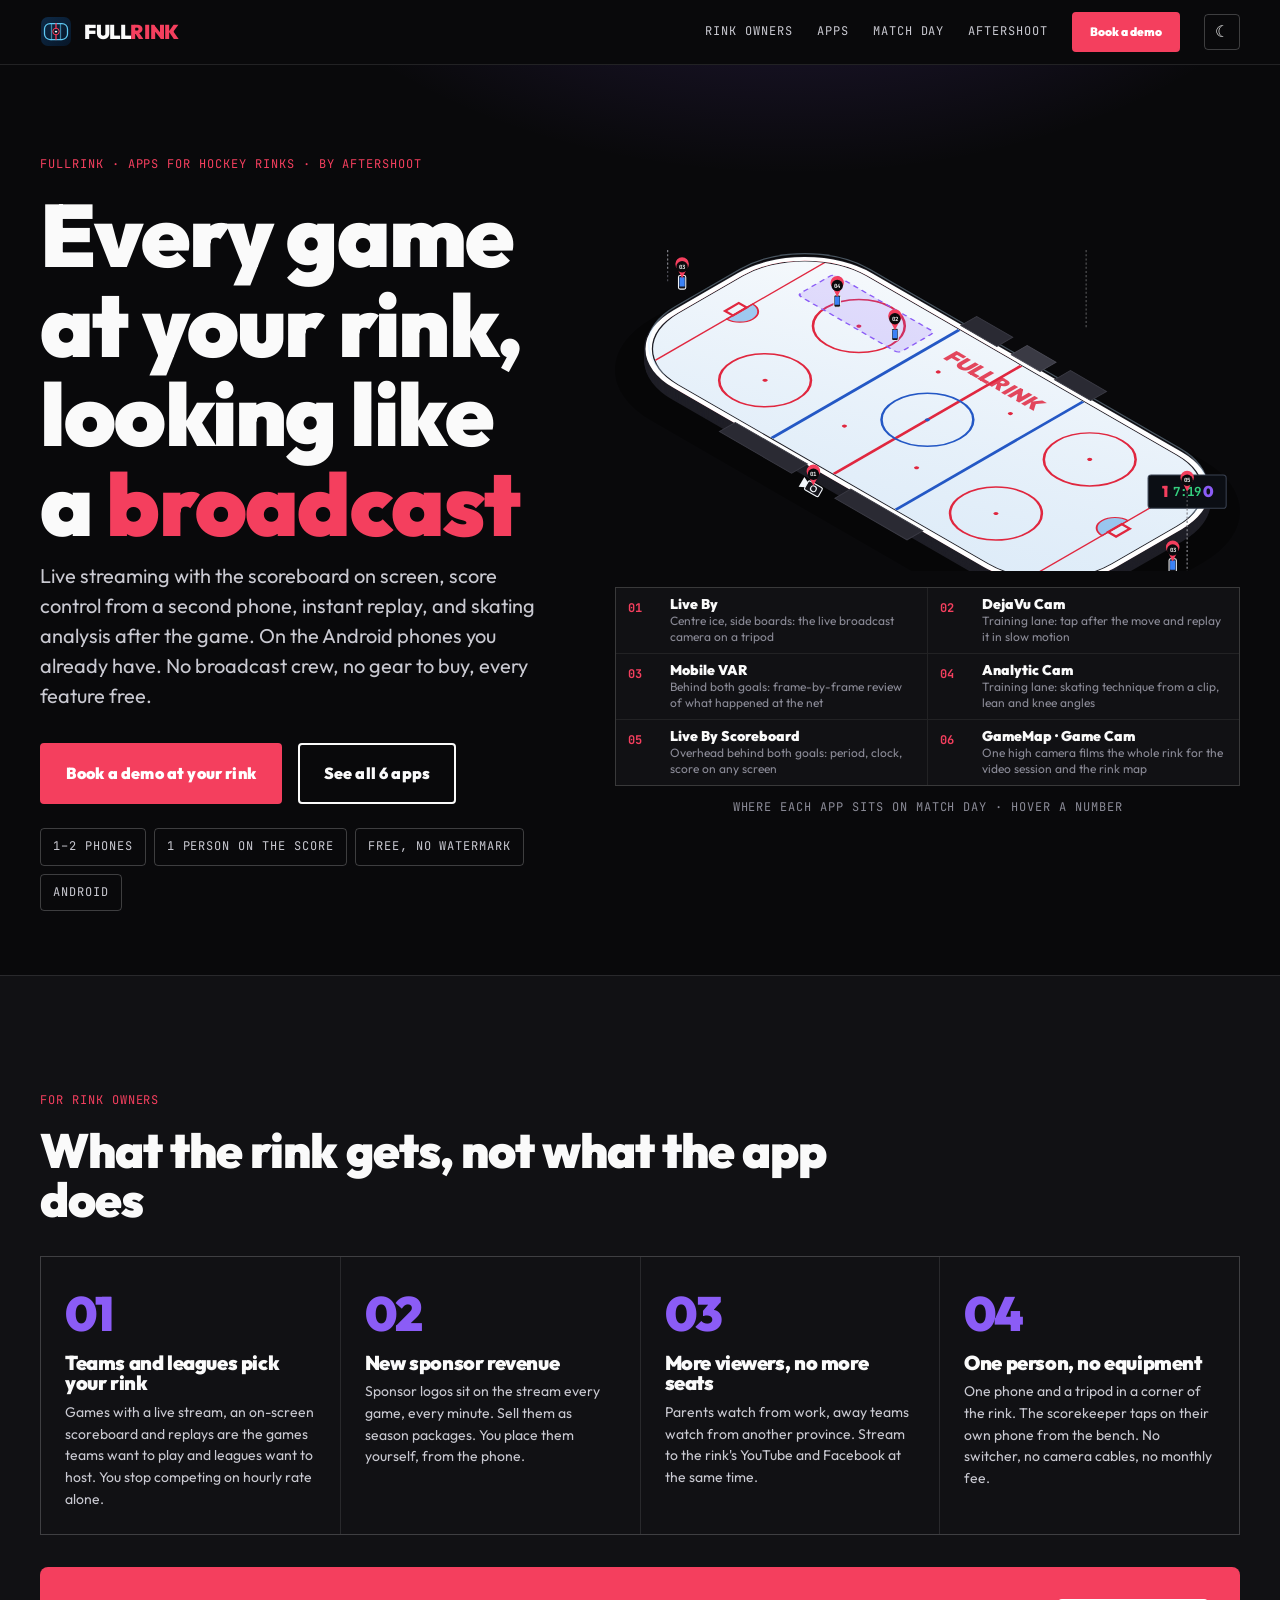
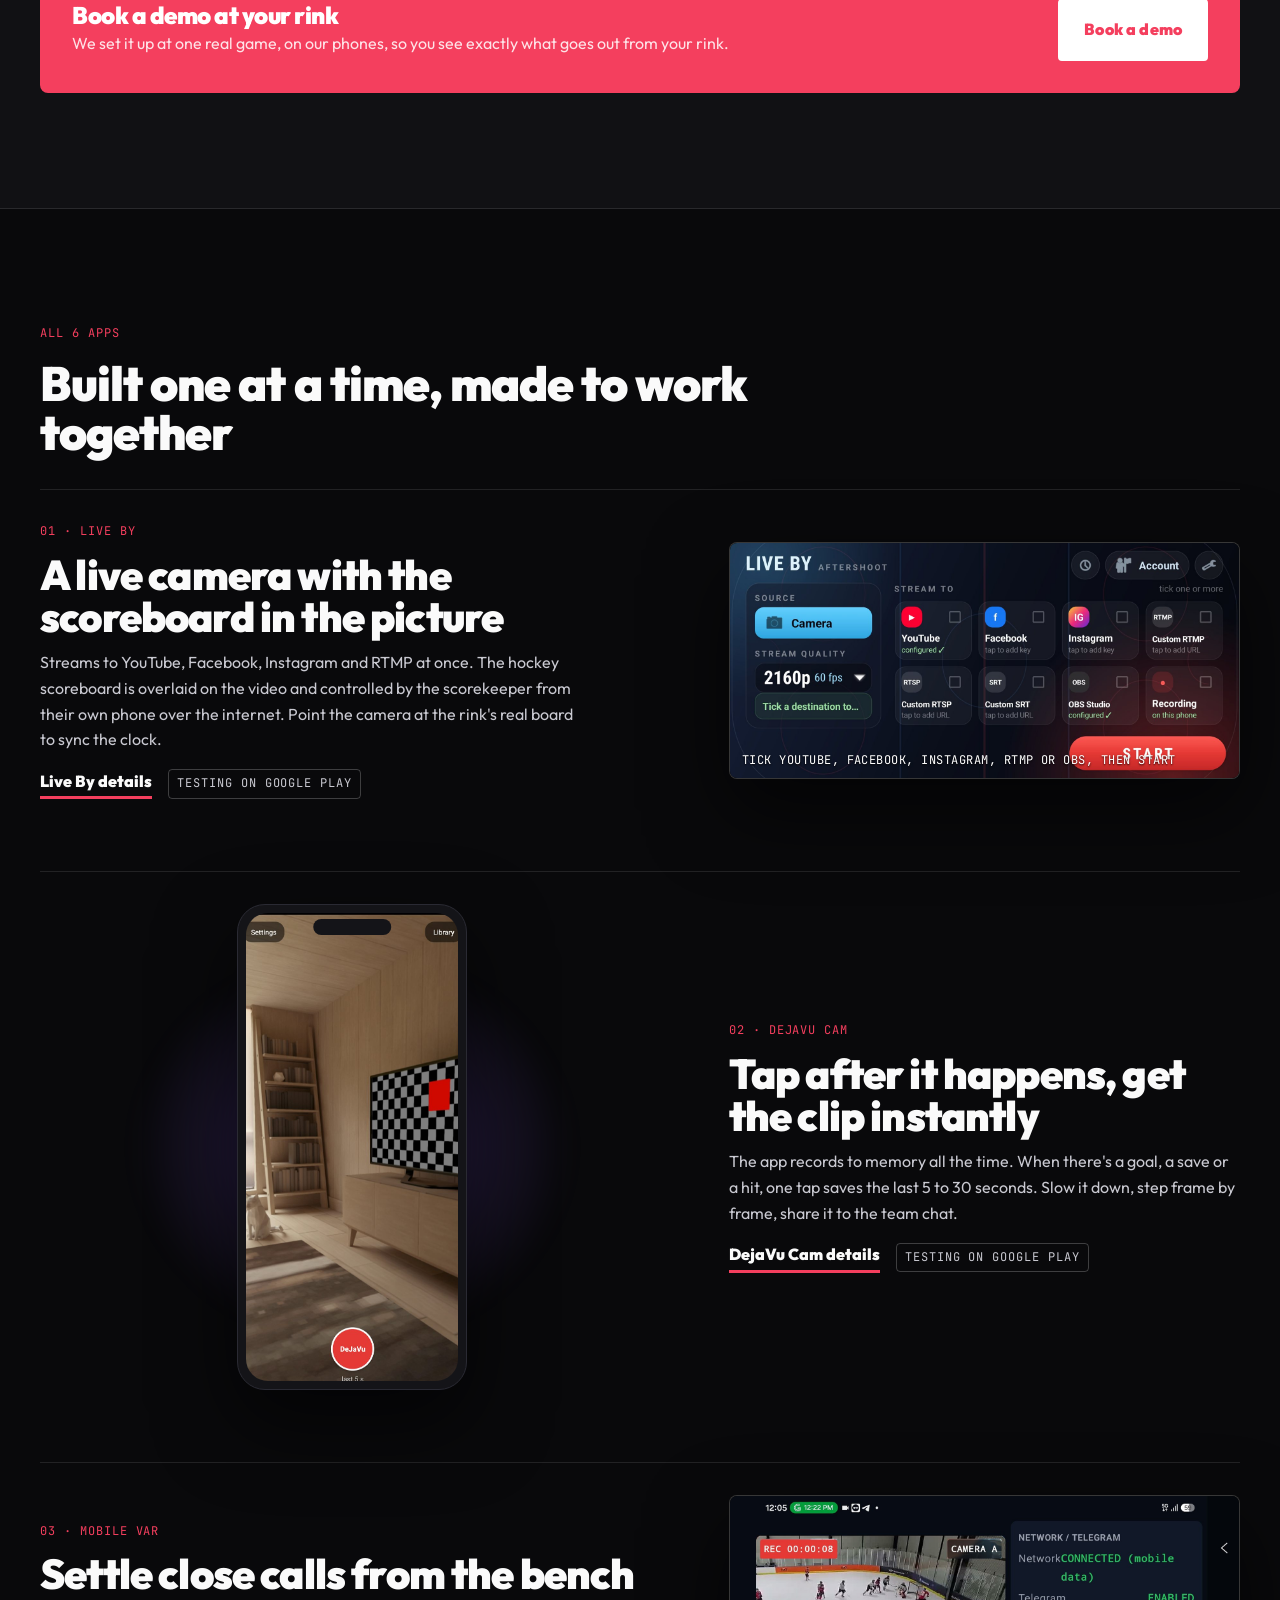
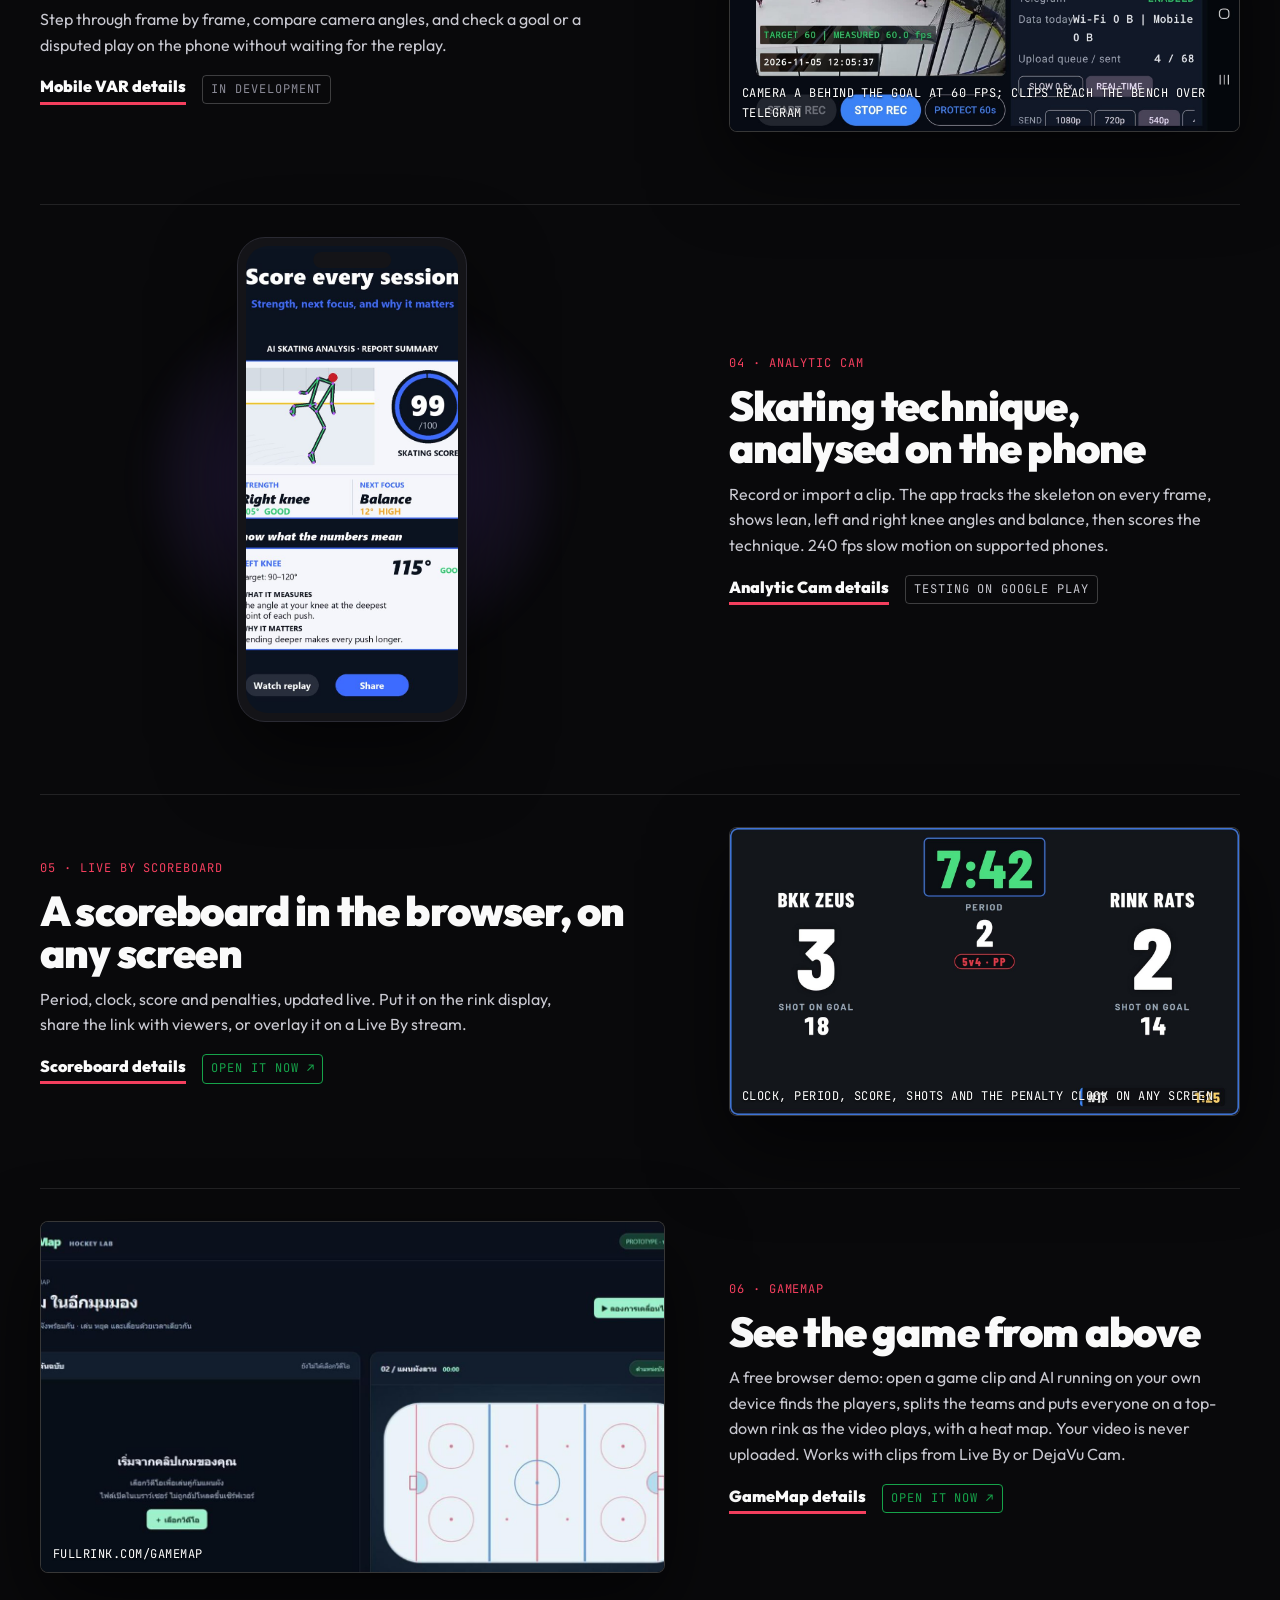
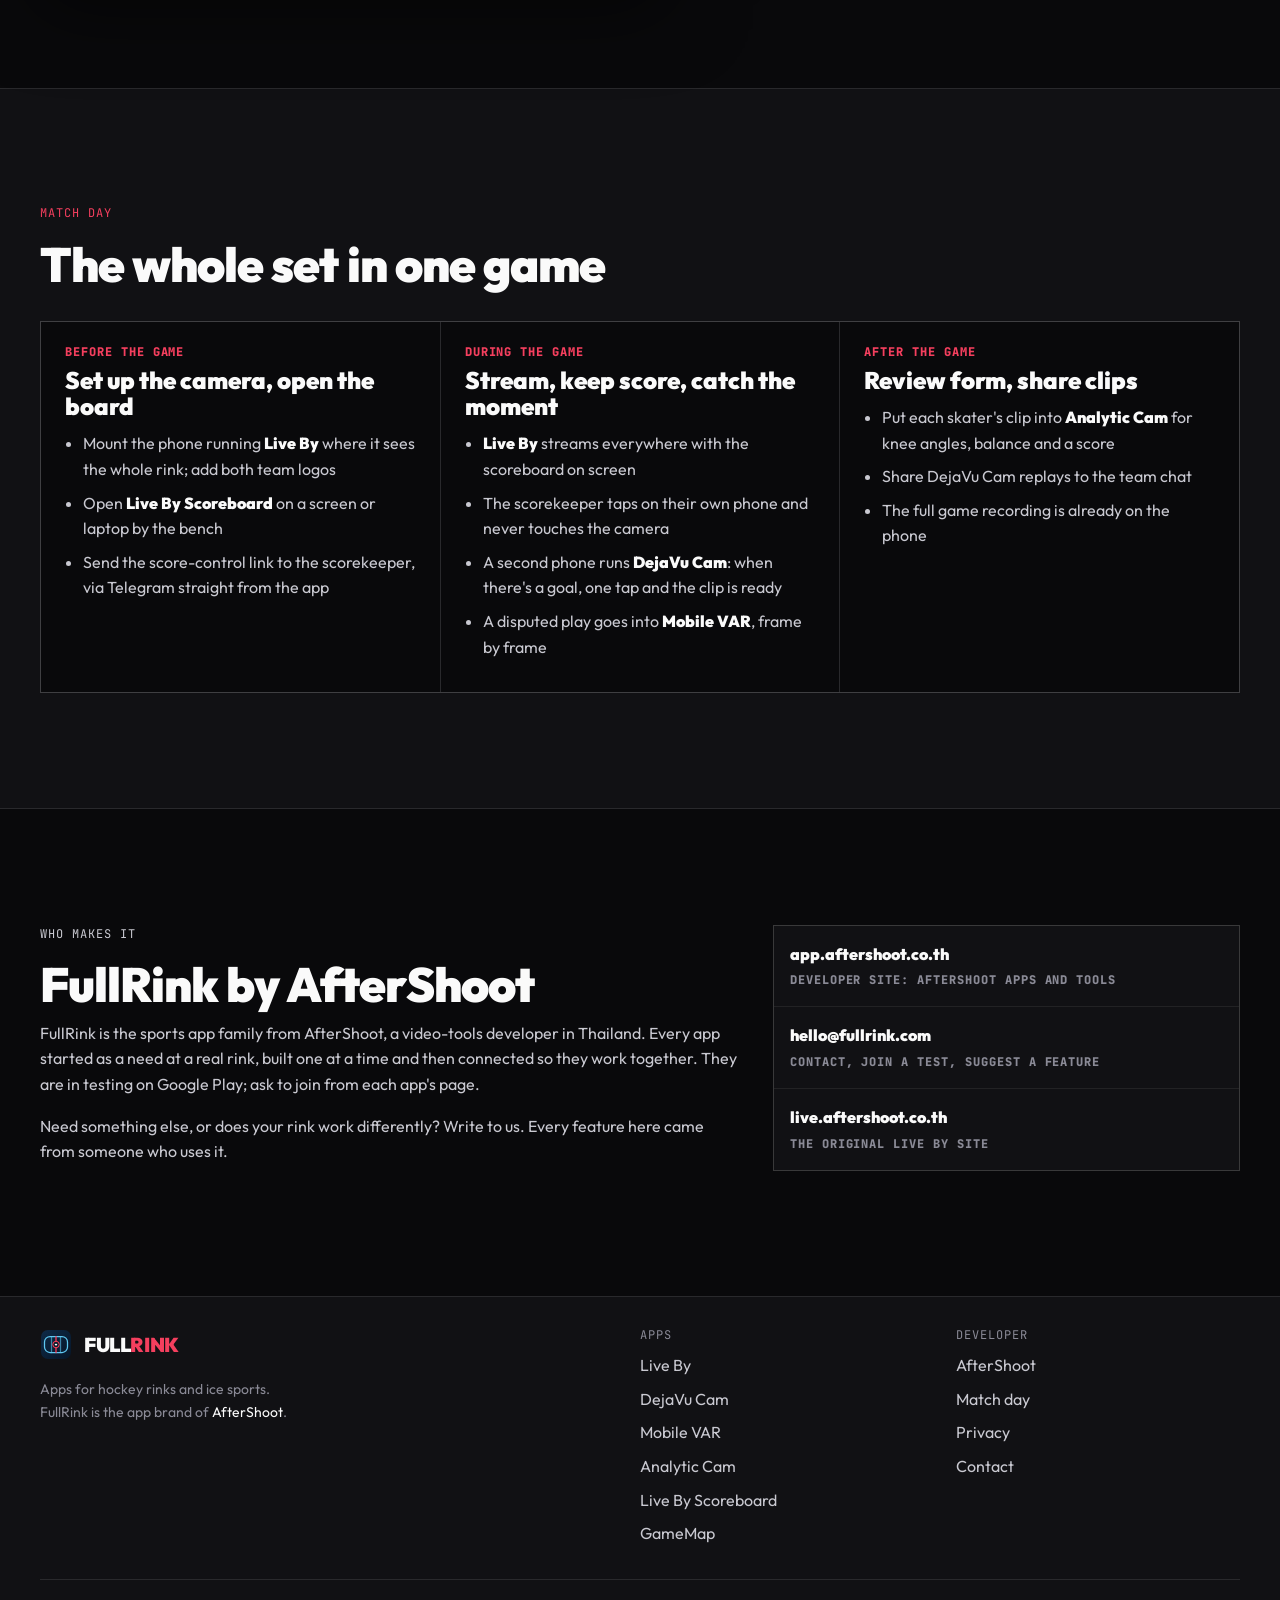
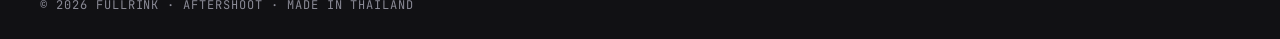
<file: index.html>
<!doctype html>
<html lang="en">
<head>
  <meta charset="utf-8">
  <meta name="viewport" content="width=device-width, initial-scale=1">
  <title>FullRink — Apps for hockey rinks, by AfterShoot</title>
  <meta name="description" content="FullRink is the app family for hockey rinks and ice sports: Live By, DejaVu Cam, Mobile VAR, Analytic Cam, Live By Scoreboard and GameMap. Live streaming with a scoreboard, instant replay, video review, skating analysis. Free, by AfterShoot.">
  <meta name="theme-color" content="#070B12">
  <meta property="og:title" content="FullRink — Every game at your rink, looking like a broadcast">
  <meta property="og:description" content="Live By, DejaVu Cam, Mobile VAR, Analytic Cam, Live By Scoreboard and GameMap. Apps for hockey rinks, by AfterShoot.">
  <meta property="og:image" content="https://fullrink.com/assets/logo/fullrink-mark-1200.png">
  <meta property="og:type" content="website">
  <link rel="icon" href="favicon.ico" sizes="32x32">
  <link rel="icon" href="assets/icons/favicon.svg" type="image/svg+xml">
  <link rel="apple-touch-icon" href="assets/icons/apple-touch-icon.png">
  <link rel="preconnect" href="https://fonts.googleapis.com">
  <link rel="preconnect" href="https://fonts.gstatic.com" crossorigin>
  <link href="https://fonts.googleapis.com/css2?family=Outfit:wght@400;900&family=JetBrains+Mono:wght@400;700&display=swap" rel="stylesheet">
  <link rel="stylesheet" href="styles.css">
  <script>(function(){try{var t=localStorage.getItem('fullrink-theme');if(t)document.documentElement.setAttribute('data-theme',t);}catch(e){}})();</script>
</head>
<body>
  <a class="skip" href="#apps">Skip to apps</a>

  <header class="site-header">
    <div class="container nav">
      <a class="brand" href="index.html" aria-label="FullRink home">
        <img src="assets/logo/fullrink-mark.svg" alt="" width="36" height="36">
        <span class="brand-name">Full<span class="accent">Rink</span></span>
      </a>
      <nav aria-label="Primary">
        <a href="#owners">Rink owners</a>
        <a href="#apps">Apps</a>
        <a href="#matchday">Match day</a>
        <a href="https://app.aftershoot.co.th/" target="_blank" rel="noopener">AfterShoot</a>
        <a class="btn btn-small" href="mailto:hello@fullrink.com?subject=Demo at our rink">Book a demo</a>
        <button class="theme-toggle" type="button" aria-label="Toggle dark or light mode"><span class="moon" aria-hidden="true">&#9790;</span><span class="sun" aria-hidden="true">&#9728;</span></button>
      </nav>
    </div>
  </header>

  <main>
    <section class="hero hero-map">
      <div class="container hero-grid">
        <div>
          <p class="eyebrow">FullRink · Apps for hockey rinks · by AfterShoot</p>
          <h1>Every game at your rink,<br>looking like a <span class="accent">broadcast</span></h1>
          <p class="lead">Live streaming with the scoreboard on screen, score control from a second phone, instant replay, and skating analysis after the game. On the Android phones you already have. No broadcast crew, no gear to buy, every feature free.</p>
          <div class="hero-actions">
            <a class="btn" href="mailto:hello@fullrink.com?subject=Demo at our rink">Book a demo at your rink</a>
            <a class="btn btn-ghost" href="#apps">See all 6 apps</a>
          </div>
          <ul class="facts" aria-label="In short">
            <li>1–2 phones</li><li>1 person on the score</li><li>Free, no watermark</li><li>Android</li>
          </ul>
        </div>
        <figure class="rink-figure">
          <!-- rinkmap:start -->
<svg class="rinkmap" viewBox="0 0 1200 620" xmlns="http://www.w3.org/2000/svg" role="img" aria-labelledby="rinkmap-title">
<title id="rinkmap-title">Isometric rink diagram showing where each FullRink app is used</title>
<defs><linearGradient id="sheen" x1="0" y1="0" x2="1" y2="1"><stop offset="0" stop-color="#FFFFFF" stop-opacity="0.35"/><stop offset="1" stop-color="#9CC8F0" stop-opacity="0.25"/></linearGradient></defs>
<g transform="translate(0,40)"><g transform="matrix(0.8660,0.5000,-0.8660,0.5000,600,330)"><path d="M-344.0,-268.0 H344.0 A196.0,196.0 0 0 1 540.0,-72.0 V72.0 A196.0,196.0 0 0 1 344.0,268.0 H-344.0 A196.0,196.0 0 0 1 -540.0,72.0 V-72.0 A196.0,196.0 0 0 1 -344.0,-268.0 Z" fill="rgba(0,0,0,0.35)"/></g></g>
<g transform="translate(0,22)"><g transform="matrix(0.8660,0.5000,-0.8660,0.5000,600,330)"><path d="M-344.0,-215.0 H344.0 A143.0,143.0 0 0 1 487.0,-72.0 V72.0 A143.0,143.0 0 0 1 344.0,215.0 H-344.0 A143.0,143.0 0 0 1 -487.0,72.0 V-72.0 A143.0,143.0 0 0 1 -344.0,-215.0 Z" fill="#15151B" stroke="#15151B" stroke-width="2"/></g></g>
<g transform="translate(0,22)"><g transform="matrix(0.8660,0.5000,-0.8660,0.5000,600,330)"><path d="M-344.0,-215.0 H344.0 A143.0,143.0 0 0 1 487.0,-72.0 V72.0 A143.0,143.0 0 0 1 344.0,215.0 H-344.0 A143.0,143.0 0 0 1 -487.0,72.0 V-72.0 A143.0,143.0 0 0 1 -344.0,-215.0 Z" fill="none" stroke="#1E1E26" stroke-width="14"/></g></g>
<g transform="translate(0,20)"><g transform="matrix(0.8660,0.5000,-0.8660,0.5000,600,330)"><path d="M-344.0,-215.0 H344.0 A143.0,143.0 0 0 1 487.0,-72.0 V72.0 A143.0,143.0 0 0 1 344.0,215.0 H-344.0 A143.0,143.0 0 0 1 -487.0,72.0 V-72.0 A143.0,143.0 0 0 1 -344.0,-215.0 Z" fill="none" stroke="#1E1E26" stroke-width="14"/></g></g>
<g transform="translate(0,18)"><g transform="matrix(0.8660,0.5000,-0.8660,0.5000,600,330)"><path d="M-344.0,-215.0 H344.0 A143.0,143.0 0 0 1 487.0,-72.0 V72.0 A143.0,143.0 0 0 1 344.0,215.0 H-344.0 A143.0,143.0 0 0 1 -487.0,72.0 V-72.0 A143.0,143.0 0 0 1 -344.0,-215.0 Z" fill="none" stroke="#1E1E26" stroke-width="14"/></g></g>
<g transform="translate(0,16)"><g transform="matrix(0.8660,0.5000,-0.8660,0.5000,600,330)"><path d="M-344.0,-215.0 H344.0 A143.0,143.0 0 0 1 487.0,-72.0 V72.0 A143.0,143.0 0 0 1 344.0,215.0 H-344.0 A143.0,143.0 0 0 1 -487.0,72.0 V-72.0 A143.0,143.0 0 0 1 -344.0,-215.0 Z" fill="none" stroke="#1E1E26" stroke-width="14"/></g></g>
<g transform="translate(0,14)"><g transform="matrix(0.8660,0.5000,-0.8660,0.5000,600,330)"><path d="M-344.0,-215.0 H344.0 A143.0,143.0 0 0 1 487.0,-72.0 V72.0 A143.0,143.0 0 0 1 344.0,215.0 H-344.0 A143.0,143.0 0 0 1 -487.0,72.0 V-72.0 A143.0,143.0 0 0 1 -344.0,-215.0 Z" fill="none" stroke="#1E1E26" stroke-width="14"/></g></g>
<g transform="translate(0,12)"><g transform="matrix(0.8660,0.5000,-0.8660,0.5000,600,330)"><path d="M-344.0,-215.0 H344.0 A143.0,143.0 0 0 1 487.0,-72.0 V72.0 A143.0,143.0 0 0 1 344.0,215.0 H-344.0 A143.0,143.0 0 0 1 -487.0,72.0 V-72.0 A143.0,143.0 0 0 1 -344.0,-215.0 Z" fill="none" stroke="#1E1E26" stroke-width="14"/></g></g>
<g transform="translate(0,10)"><g transform="matrix(0.8660,0.5000,-0.8660,0.5000,600,330)"><path d="M-344.0,-215.0 H344.0 A143.0,143.0 0 0 1 487.0,-72.0 V72.0 A143.0,143.0 0 0 1 344.0,215.0 H-344.0 A143.0,143.0 0 0 1 -487.0,72.0 V-72.0 A143.0,143.0 0 0 1 -344.0,-215.0 Z" fill="none" stroke="#1E1E26" stroke-width="14"/></g></g>
<g transform="translate(0,8)"><g transform="matrix(0.8660,0.5000,-0.8660,0.5000,600,330)"><path d="M-344.0,-215.0 H344.0 A143.0,143.0 0 0 1 487.0,-72.0 V72.0 A143.0,143.0 0 0 1 344.0,215.0 H-344.0 A143.0,143.0 0 0 1 -487.0,72.0 V-72.0 A143.0,143.0 0 0 1 -344.0,-215.0 Z" fill="none" stroke="#1E1E26" stroke-width="14"/></g></g>
<g transform="translate(0,6)"><g transform="matrix(0.8660,0.5000,-0.8660,0.5000,600,330)"><path d="M-344.0,-215.0 H344.0 A143.0,143.0 0 0 1 487.0,-72.0 V72.0 A143.0,143.0 0 0 1 344.0,215.0 H-344.0 A143.0,143.0 0 0 1 -487.0,72.0 V-72.0 A143.0,143.0 0 0 1 -344.0,-215.0 Z" fill="none" stroke="#1E1E26" stroke-width="14"/></g></g>
<g transform="translate(0,4)"><g transform="matrix(0.8660,0.5000,-0.8660,0.5000,600,330)"><path d="M-344.0,-215.0 H344.0 A143.0,143.0 0 0 1 487.0,-72.0 V72.0 A143.0,143.0 0 0 1 344.0,215.0 H-344.0 A143.0,143.0 0 0 1 -487.0,72.0 V-72.0 A143.0,143.0 0 0 1 -344.0,-215.0 Z" fill="none" stroke="#1E1E26" stroke-width="14"/></g></g>
<g transform="translate(0,2)"><g transform="matrix(0.8660,0.5000,-0.8660,0.5000,600,330)"><path d="M-344.0,-215.0 H344.0 A143.0,143.0 0 0 1 487.0,-72.0 V72.0 A143.0,143.0 0 0 1 344.0,215.0 H-344.0 A143.0,143.0 0 0 1 -487.0,72.0 V-72.0 A143.0,143.0 0 0 1 -344.0,-215.0 Z" fill="none" stroke="#1E1E26" stroke-width="14"/></g></g>
<g transform="translate(0,0)"><g transform="matrix(0.8660,0.5000,-0.8660,0.5000,600,330)"><path d="M-344.0,-215.0 H344.0 A143.0,143.0 0 0 1 487.0,-72.0 V72.0 A143.0,143.0 0 0 1 344.0,215.0 H-344.0 A143.0,143.0 0 0 1 -487.0,72.0 V-72.0 A143.0,143.0 0 0 1 -344.0,-215.0 Z" fill="none" stroke="#1E1E26" stroke-width="14"/></g></g>
<g transform="translate(0,2)"><g transform="matrix(0.8660,0.5000,-0.8660,0.5000,600,330)"><path d="M-344.0,-215.0 H344.0 A143.0,143.0 0 0 1 487.0,-72.0 V72.0 A143.0,143.0 0 0 1 344.0,215.0 H-344.0 A143.0,143.0 0 0 1 -487.0,72.0 V-72.0 A143.0,143.0 0 0 1 -344.0,-215.0 Z" fill="none" stroke="#E0273F" stroke-width="5"/></g></g>
<g transform="matrix(0.8660,0.5000,-0.8660,0.5000,600,330)"><path d="M-344.0,-215.0 H344.0 A143.0,143.0 0 0 1 487.0,-72.0 V72.0 A143.0,143.0 0 0 1 344.0,215.0 H-344.0 A143.0,143.0 0 0 1 -487.0,72.0 V-72.0 A143.0,143.0 0 0 1 -344.0,-215.0 Z" fill="none" stroke="#FFFFFF" stroke-width="10"/></g>
<g transform="translate(0,-10)"><g transform="matrix(0.8660,0.5000,-0.8660,0.5000,600,330)"><path d="M-344.0,-215.0 H344.0 A143.0,143.0 0 0 1 487.0,-72.0 V72.0 A143.0,143.0 0 0 1 344.0,215.0 H-344.0 A143.0,143.0 0 0 1 -487.0,72.0 V-72.0 A143.0,143.0 0 0 1 -344.0,-215.0 Z" fill="none" stroke="rgba(191,227,255,0.35)" stroke-width="3"/></g></g>
<g transform="matrix(0.8660,0.5000,-0.8660,0.5000,600,330)"><path d="M-344.0,-208.0 H344.0 A136.0,136.0 0 0 1 480.0,-72.0 V72.0 A136.0,136.0 0 0 1 344.0,208.0 H-344.0 A136.0,136.0 0 0 1 -480.0,72.0 V-72.0 A136.0,136.0 0 0 1 -344.0,-208.0 Z" fill="#F3F7FB"/>
<path d="M-344.0,-208.0 H344.0 A136.0,136.0 0 0 1 480.0,-72.0 V72.0 A136.0,136.0 0 0 1 344.0,208.0 H-344.0 A136.0,136.0 0 0 1 -480.0,72.0 V-72.0 A136.0,136.0 0 0 1 -344.0,-208.0 Z" fill="url(#sheen)"/>
<clipPath id="iceclip"><path d="M-344.0,-208.0 H344.0 A136.0,136.0 0 0 1 480.0,-72.0 V72.0 A136.0,136.0 0 0 1 344.0,208.0 H-344.0 A136.0,136.0 0 0 1 -480.0,72.0 V-72.0 A136.0,136.0 0 0 1 -344.0,-208.0 Z"/></clipPath>
<g clip-path="url(#iceclip)">
<rect x="-3" y="-208.0" width="6" height="416" fill="#E0273F"/>
<rect x="-140.6" y="-208.0" width="6" height="416" fill="#2458C5"/>
<rect x="134.6" y="-208.0" width="6" height="416" fill="#2458C5"/>
<rect x="-417.5" y="-208.0" width="3" height="416" fill="#E0273F"/>
<rect x="414.5" y="-208.0" width="3" height="416" fill="#E0273F"/>
<circle cx="0" cy="0" r="72.0" fill="none" stroke="#2458C5" stroke-width="4"/>
<circle cx="0" cy="0" r="4" fill="#2458C5" stroke="#2458C5" stroke-width="0"/>
<circle cx="-256" cy="-104.0" r="72.0" fill="none" stroke="#E0273F" stroke-width="4"/>
<circle cx="-256" cy="-104.0" r="4" fill="#E0273F" stroke="#E0273F" stroke-width="0"/>
<circle cx="-256" cy="104.0" r="72.0" fill="none" stroke="#E0273F" stroke-width="4"/>
<circle cx="-256" cy="104.0" r="4" fill="#E0273F" stroke="#E0273F" stroke-width="0"/>
<circle cx="256" cy="-104.0" r="72.0" fill="none" stroke="#E0273F" stroke-width="4"/>
<circle cx="256" cy="-104.0" r="4" fill="#E0273F" stroke="#E0273F" stroke-width="0"/>
<circle cx="256" cy="104.0" r="72.0" fill="none" stroke="#E0273F" stroke-width="4"/>
<circle cx="256" cy="104.0" r="4" fill="#E0273F" stroke="#E0273F" stroke-width="0"/>
<circle cx="-80" cy="-104.0" r="4" fill="#E0273F" stroke="#E0273F" stroke-width="0"/>
<circle cx="-80" cy="104.0" r="4" fill="#E0273F" stroke="#E0273F" stroke-width="0"/>
<circle cx="80" cy="-104.0" r="4" fill="#E0273F" stroke="#E0273F" stroke-width="0"/>
<circle cx="80" cy="104.0" r="4" fill="#E0273F" stroke="#E0273F" stroke-width="0"/>
<path d="M-416,-28.8 A28.8,28.8 0 0 1 -416,28.8 Z" fill="rgba(80,160,230,0.5)" stroke="#E0273F" stroke-width="3"/>
<rect x="-433.6" y="-15.2" width="17.6" height="30.4" fill="none" stroke="#E0273F" stroke-width="5"/>
<path d="M416,-28.8 A28.8,28.8 0 0 0 416,28.8 Z" fill="rgba(80,160,230,0.5)" stroke="#E0273F" stroke-width="3"/>
<rect x="416" y="-15.2" width="17.6" height="30.4" fill="none" stroke="#E0273F" stroke-width="5"/>
<rect x="-384" y="-176" width="224" height="80" rx="8" fill="rgba(139,92,246,0.18)" stroke="#8B5CF6" stroke-width="3" stroke-dasharray="10 8"/>
</g>
<text x="0" y="0" text-anchor="middle" dominant-baseline="middle" font-family="Outfit, sans-serif" font-weight="900" font-size="41.6" fill="rgba(224,39,63,0.85)" transform="translate(0,-144)">FULLRINK</text></g>
<g transform="matrix(0.8660,0.5000,-0.8660,0.5000,600,330)"><rect x="-208" y="218.0" width="160" height="35.2" fill="#2A2A33" stroke="#3A3A44" stroke-width="2"/></g>
<g transform="matrix(0.8660,0.5000,-0.8660,0.5000,600,330)"><rect x="48" y="218.0" width="160" height="35.2" fill="#2A2A33" stroke="#3A3A44" stroke-width="2"/></g>
<g transform="matrix(0.8660,0.5000,-0.8660,0.5000,600,330)"><rect x="-144" y="-253.2" width="80" height="35.2" fill="#2A2A33" stroke="#3A3A44" stroke-width="2"/></g>
<g transform="matrix(0.8660,0.5000,-0.8660,0.5000,600,330)"><rect x="64" y="-253.2" width="80" height="35.2" fill="#2A2A33" stroke="#3A3A44" stroke-width="2"/></g>
<g transform="matrix(0.8660,0.5000,-0.8660,0.5000,600,330)"><rect x="-32" y="-253.2" width="64" height="35.2" fill="#3A3A44" stroke="#4A4A55" stroke-width="2"/></g>
<g transform="translate(381.06877792329385,462.4) rotate(-150) scale(1.1)"><rect x="-14" y="-9" width="28" height="18" rx="3" fill="#15151B" stroke="#F3F7FB" stroke-width="2"/><circle cx="0" cy="0" r="5" fill="#15151B" stroke="#F3F7FB" stroke-width="2"/><path d="M14,-5 L24,-10 L24,10 L14,5 Z" fill="#F3F7FB"/></g>
<g transform="translate(904.8409421321224,-27.99999999999997) rotate(20) scale(1.2)"><rect x="-14" y="-9" width="28" height="18" rx="3" fill="#15151B" stroke="#F3F7FB" stroke-width="2"/><circle cx="0" cy="0" r="5" fill="#15151B" stroke="#F3F7FB" stroke-width="2"/><path d="M14,-5 L24,-10 L24,10 L14,5 Z" fill="#F3F7FB"/></g>
<g transform="translate(128.88218034126533,66.00000000000006) scale(1.0)"><rect x="-7" y="-13" width="14" height="26" rx="3" fill="#15151B" stroke="#F3F7FB" stroke-width="2"/><rect x="-5" y="-10" width="10" height="18" rx="1" fill="#3B82F6"/></g>
<g class="sb" transform="translate(26.169367420163326,-139.99999999999994)"><rect width="150" height="64" rx="6" fill="#0B0E14" stroke="#3A4252" stroke-width="2"/><text x="33.0" y="42" text-anchor="middle" font-family="Outfit, sans-serif" font-weight="900" font-size="30" fill="#F43F5E">1</text><text x="75.0" y="40" text-anchor="middle" font-family="JetBrains Mono, monospace" font-weight="700" font-size="24" fill="#35D07F">7:19</text><text x="117.0" y="42" text-anchor="middle" font-family="Outfit, sans-serif" font-weight="900" font-size="30" fill="#8B5CF6">0</text><line x1="75.0" y1="64" x2="75.0" y2="206" stroke="#55555F" stroke-width="2" stroke-dasharray="4 4"/></g>
<g transform="translate(1071.1178196587348,610.0) scale(1.0)"><rect x="-7" y="-13" width="14" height="26" rx="3" fill="#15151B" stroke="#F3F7FB" stroke-width="2"/><rect x="-5" y="-10" width="10" height="18" rx="1" fill="#3B82F6"/></g>
<g class="sb" transform="translate(1023.8306325798367,436.0)"><rect width="150" height="64" rx="6" fill="#0B0E14" stroke="#3A4252" stroke-width="2"/><text x="33.0" y="42" text-anchor="middle" font-family="Outfit, sans-serif" font-weight="900" font-size="30" fill="#F43F5E">1</text><text x="75.0" y="40" text-anchor="middle" font-family="JetBrains Mono, monospace" font-weight="700" font-size="24" fill="#35D07F">7:19</text><text x="117.0" y="42" text-anchor="middle" font-family="Outfit, sans-serif" font-weight="900" font-size="30" fill="#8B5CF6">0</text><line x1="75.0" y1="64" x2="75.0" y2="206" stroke="#55555F" stroke-width="2" stroke-dasharray="4 4"/></g>
<g transform="translate(537.6461709275204,166.00000000000003) scale(0.9)"><rect x="-7" y="-13" width="14" height="26" rx="3" fill="#15151B" stroke="#F3F7FB" stroke-width="2"/><rect x="-5" y="-10" width="10" height="18" rx="1" fill="#3B82F6"/></g>
<g transform="translate(426.7949192431123,102.00000000000006) scale(0.9)"><rect x="-7" y="-13" width="14" height="26" rx="3" fill="#15151B" stroke="#F3F7FB" stroke-width="2"/><rect x="-5" y="-10" width="10" height="18" rx="1" fill="#3B82F6"/></g>
<g class="pin" data-app="liveby" transform="translate(381.06877792329385,430.4)"><path d="M0,26 L-9,8 A13,13 0 1 1 9,8 Z" fill="#F43F5E"/><circle cx="0" cy="4" r="11" fill="#09090B"/><text x="0" y="8" text-anchor="middle" font-family="JetBrains Mono, monospace" font-weight="700" font-size="11" fill="#FAFAFA">01</text></g>
<g class="pin" data-app="dejavucam" transform="translate(537.6461709275204,132.00000000000003)"><path d="M0,26 L-9,8 A13,13 0 1 1 9,8 Z" fill="#F43F5E"/><circle cx="0" cy="4" r="11" fill="#09090B"/><text x="0" y="8" text-anchor="middle" font-family="JetBrains Mono, monospace" font-weight="700" font-size="11" fill="#FAFAFA">02</text></g>
<g class="pin" data-app="mobilevar" transform="translate(128.88218034126533,32.00000000000006)"><path d="M0,26 L-9,8 A13,13 0 1 1 9,8 Z" fill="#F43F5E"/><circle cx="0" cy="4" r="11" fill="#09090B"/><text x="0" y="8" text-anchor="middle" font-family="JetBrains Mono, monospace" font-weight="700" font-size="11" fill="#FAFAFA">03</text></g>
<g class="pin" data-app="mobilevar" transform="translate(1071.1178196587348,576.0)"><path d="M0,26 L-9,8 A13,13 0 1 1 9,8 Z" fill="#F43F5E"/><circle cx="0" cy="4" r="11" fill="#09090B"/><text x="0" y="8" text-anchor="middle" font-family="JetBrains Mono, monospace" font-weight="700" font-size="11" fill="#FAFAFA">03</text></g>
<g class="pin" data-app="analytic-cam" transform="translate(426.7949192431123,68.00000000000006)"><path d="M0,26 L-9,8 A13,13 0 1 1 9,8 Z" fill="#F43F5E"/><circle cx="0" cy="4" r="11" fill="#09090B"/><text x="0" y="8" text-anchor="middle" font-family="JetBrains Mono, monospace" font-weight="700" font-size="11" fill="#FAFAFA">04</text></g>
<line x1="101.16936742016333" y1="-107.99999999999994" x2="101.16936742016333" y2="42.00000000000006" stroke="rgba(250,250,250,0.35)" stroke-width="2" stroke-dasharray="4 4"/>
<g class="pin" data-app="scoreboard" transform="translate(101.16936742016333,-133.99999999999994)"><path d="M0,26 L-9,8 A13,13 0 1 1 9,8 Z" fill="#F43F5E"/><circle cx="0" cy="4" r="11" fill="#09090B"/><text x="0" y="8" text-anchor="middle" font-family="JetBrains Mono, monospace" font-weight="700" font-size="11" fill="#FAFAFA">05</text></g>
<line x1="1098.8306325798367" y1="468.0" x2="1098.8306325798367" y2="618.0" stroke="rgba(250,250,250,0.35)" stroke-width="2" stroke-dasharray="4 4"/>
<g class="pin" data-app="scoreboard" transform="translate(1098.8306325798367,442.0)"><path d="M0,26 L-9,8 A13,13 0 1 1 9,8 Z" fill="#F43F5E"/><circle cx="0" cy="4" r="11" fill="#09090B"/><text x="0" y="8" text-anchor="middle" font-family="JetBrains Mono, monospace" font-weight="700" font-size="11" fill="#FAFAFA">05</text></g>
<line x1="904.8409421321224" y1="-35.99999999999997" x2="904.8409421321224" y2="154.00000000000003" stroke="rgba(250,250,250,0.35)" stroke-width="2" stroke-dasharray="4 4"/>
<g class="pin" data-app="gamemap" transform="translate(904.8409421321224,-61.99999999999997)"><path d="M0,26 L-9,8 A13,13 0 1 1 9,8 Z" fill="#F43F5E"/><circle cx="0" cy="4" r="11" fill="#09090B"/><text x="0" y="8" text-anchor="middle" font-family="JetBrains Mono, monospace" font-weight="700" font-size="11" fill="#FAFAFA">06</text></g>
</svg>
<ol class="rink-legend">
<li><a href="apps/liveby" data-app="liveby"><b>01</b><span>Live By</span><small>Centre ice, side boards: the live broadcast camera on a tripod</small></a></li>
<li><a href="apps/dejavucam" data-app="dejavucam"><b>02</b><span>DejaVu Cam</span><small>Training lane: tap after the move and replay it in slow motion</small></a></li>
<li><a href="apps/mobilevar" data-app="mobilevar"><b>03</b><span>Mobile VAR</span><small>Behind both goals: frame-by-frame review of what happened at the net</small></a></li>
<li><a href="apps/analytic-cam" data-app="analytic-cam"><b>04</b><span>Analytic Cam</span><small>Training lane: skating technique from a clip, lean and knee angles</small></a></li>
<li><a href="apps/scoreboard" data-app="scoreboard"><b>05</b><span>Live By Scoreboard</span><small>Overhead behind both goals: period, clock, score on any screen</small></a></li>
<li><a href="apps/gamemap" data-app="gamemap"><b>06</b><span>GameMap · Game Cam</span><small>One high camera films the whole rink for the video session and the rink map</small></a></li>
</ol>
<!-- rinkmap:end -->
          <figcaption class="mono">Where each app sits on match day · hover a number</figcaption>
        </figure>
      </div>
    </section>

    <section id="owners" class="section section-alt">
      <div class="container">
        <div class="section-head">
          <p class="eyebrow">For rink owners</p>
          <h2>What the rink gets, not what the app does</h2>
        </div>
        <div class="pitch">
          <article>
            <div class="num">01</div>
            <h3>Teams and leagues pick your rink</h3>
            <p>Games with a live stream, an on-screen scoreboard and replays are the games teams want to play and leagues want to host. You stop competing on hourly rate alone.</p>
          </article>
          <article>
            <div class="num">02</div>
            <h3>New sponsor revenue</h3>
            <p>Sponsor logos sit on the stream every game, every minute. Sell them as season packages. You place them yourself, from the phone.</p>
          </article>
          <article>
            <div class="num">03</div>
            <h3>More viewers, no more seats</h3>
            <p>Parents watch from work, away teams watch from another province. Stream to the rink's YouTube and Facebook at the same time.</p>
          </article>
          <article>
            <div class="num">04</div>
            <h3>One person, no equipment</h3>
            <p>One phone and a tripod in a corner of the rink. The scorekeeper taps on their own phone from the bench. No switcher, no camera cables, no monthly fee.</p>
          </article>
        </div>
        <div class="demo">
          <div>
            <h3>Book a demo at your rink</h3>
            <p>We set it up at one real game, on our phones, so you see exactly what goes out from your rink.</p>
          </div>
          <a class="btn" href="mailto:hello@fullrink.com?subject=Demo at our rink">Book a demo</a>
        </div>
      </div>
    </section>

    <section id="apps" class="section">
      <div class="container">
        <div class="section-head">
          <p class="eyebrow">All 6 apps</p>
          <h2>Built one at a time, made to work together</h2>
        </div>
        <div class="showcase">
          <article class="show">
            <div>
              <div class="num">01 · LIVE BY</div>
              <h3>A live camera with the scoreboard in the picture</h3>
              <p>Streams to YouTube, Facebook, Instagram and RTMP at once. The hockey scoreboard is overlaid on the video and controlled by the scorekeeper from their own phone over the internet. Point the camera at the rink's real board to sync the clock.</p>
              <div class="actions"><a class="more" href="apps/liveby">Live By details</a><span class="tag">Testing on Google Play</span></div>
            </div>
            <div class="show-media">
              <span class="glow"></span>
              <figure class="tv">
                <img src="assets/apps/liveby/app-home.jpg" alt="Live By home screen: camera source, stream quality and the destinations to stream to" width="1600" height="738" loading="lazy">
                <figcaption>Tick YouTube, Facebook, Instagram, RTMP or OBS, then Start</figcaption>
              </figure>
            </div>
          </article>

          <article class="show">
            <div>
              <div class="num">02 · DEJAVU CAM</div>
              <h3>Tap after it happens, get the clip instantly</h3>
              <p>The app records to memory all the time. When there's a goal, a save or a hit, one tap saves the last 5 to 30 seconds. Slow it down, step frame by frame, share it to the team chat.</p>
              <div class="actions"><a class="more" href="apps/dejavucam">DejaVu Cam details</a><span class="tag">Testing on Google Play</span></div>
            </div>
            <div class="show-media">
              <span class="glow"></span>
              <div class="phone"><img src="assets/apps/dejavucam/store-1-capture.jpg" alt="DejaVu Cam capture screen" width="720" height="1440" loading="lazy"></div>
            </div>
          </article>

          <article class="show">
            <div>
              <div class="num">03 · MOBILE VAR</div>
              <h3>Settle close calls from the bench</h3>
              <p>Step through frame by frame, compare camera angles, and check a goal or a disputed play on the phone without waiting for the replay.</p>
              <div class="actions"><a class="more" href="apps/mobilevar">Mobile VAR details</a><span class="tag tag-dev">In development</span></div>
            </div>
            <div class="show-media">
              <span class="glow"></span>
              <figure class="tv">
                <img src="assets/apps/mobilevar/rec-rink.jpg" alt="Mobile VAR recording behind the goal: camera A at 60 fps, clips queued to the bench over Telegram" width="1600" height="738" loading="lazy">
                <figcaption>Camera A behind the goal at 60 fps; clips reach the bench over Telegram</figcaption>
              </figure>
            </div>
          </article>

          <article class="show">
            <div>
              <div class="num">04 · ANALYTIC CAM</div>
              <h3>Skating technique, analysed on the phone</h3>
              <p>Record or import a clip. The app tracks the skeleton on every frame, shows lean, left and right knee angles and balance, then scores the technique. 240 fps slow motion on supported phones.</p>
              <div class="actions"><a class="more" href="apps/analytic-cam">Analytic Cam details</a><span class="tag">Testing on Google Play</span></div>
            </div>
            <div class="show-media">
              <span class="glow"></span>
              <div class="phone"><img src="assets/apps/analytic-cam/screenshot-3-report.jpg" alt="Analytic Cam score report" width="720" height="1280" loading="lazy"></div>
            </div>
          </article>

          <article class="show">
            <div>
              <div class="num">05 · LIVE BY SCOREBOARD</div>
              <h3>A scoreboard in the browser, on any screen</h3>
              <p>Period, clock, score and penalties, updated live. Put it on the rink display, share the link with viewers, or overlay it on a Live By stream.</p>
              <div class="actions"><a class="more" href="apps/scoreboard">Scoreboard details</a><a class="tag tag-live" href="https://livebyscoreboard.vercel.app/" target="_blank" rel="noopener">Open it now ↗</a></div>
            </div>
            <div class="show-media">
              <span class="glow"></span>
              <figure class="tv">
                <img src="assets/apps/scoreboard/board-live.jpg" alt="Live By Scoreboard display: clock, period, score, shots and the penalty clock" width="1600" height="900" loading="lazy">
                <figcaption>Clock, period, score, shots and the penalty clock on any screen</figcaption>
              </figure>
            </div>
          </article>

          <article class="show">
            <div>
              <div class="num">06 · GAMEMAP</div>
              <h3>See the game from above</h3>
              <p>A free browser demo: open a game clip and AI running on your own device finds the players, splits the teams and puts everyone on a top-down rink as the video plays, with a heat map. Your video is never uploaded. Works with clips from Live By or DejaVu Cam.</p>
              <div class="actions"><a class="more" href="apps/gamemap">GameMap details</a><a class="tag tag-live" href="gamemap/">Open it now ↗</a></div>
            </div>
            <div class="show-media">
              <span class="glow"></span>
              <figure class="tv">
                <img src="assets/apps/gamemap/gamemap-web.jpg" alt="GameMap top-down rink next to the game video" width="1280" height="720" loading="lazy">
                <figcaption>fullrink.com/gamemap</figcaption>
              </figure>
            </div>
          </article>
        </div>
      </div>
    </section>

    <section id="matchday" class="section section-alt">
      <div class="container">
        <div class="section-head">
          <p class="eyebrow">Match day</p>
          <h2>The whole set in one game</h2>
        </div>
        <div class="matchday">
          <div>
            <p class="when"><span>Before the game</span>Set up the camera, open the board</p>
            <ul>
              <li>Mount the phone running <b>Live By</b> where it sees the whole rink; add both team logos</li>
              <li>Open <b>Live By Scoreboard</b> on a screen or laptop by the bench</li>
              <li>Send the score-control link to the scorekeeper, via Telegram straight from the app</li>
            </ul>
          </div>
          <div>
            <p class="when"><span>During the game</span>Stream, keep score, catch the moment</p>
            <ul>
              <li><b>Live By</b> streams everywhere with the scoreboard on screen</li>
              <li>The scorekeeper taps on their own phone and never touches the camera</li>
              <li>A second phone runs <b>DejaVu Cam</b>: when there's a goal, one tap and the clip is ready</li>
              <li>A disputed play goes into <b>Mobile VAR</b>, frame by frame</li>
            </ul>
          </div>
          <div>
            <p class="when"><span>After the game</span>Review form, share clips</p>
            <ul>
              <li>Put each skater's clip into <b>Analytic Cam</b> for knee angles, balance and a score</li>
              <li>Share DejaVu Cam replays to the team chat</li>
              <li>The full game recording is already on the phone</li>
            </ul>
          </div>
        </div>
      </div>
    </section>

    <section id="dev" class="section">
      <div class="container dev">
        <div>
          <p class="eyebrow">Who makes it</p>
          <h2>FullRink by AfterShoot</h2>
          <p>FullRink is the sports app family from AfterShoot, a video-tools developer in Thailand. Every app started as a need at a real rink, built one at a time and then connected so they work together. They are in testing on Google Play; ask to join from each app's page.</p>
          <p>Need something else, or does your rink work differently? Write to us. Every feature here came from someone who uses it.</p>
        </div>
        <div class="links">
          <a href="https://app.aftershoot.co.th/" target="_blank" rel="noopener">app.aftershoot.co.th <small>Developer site: AfterShoot apps and tools</small></a>
          <a href="mailto:hello@fullrink.com">hello@fullrink.com <small>Contact, join a test, suggest a feature</small></a>
          <a href="https://live.aftershoot.co.th/" target="_blank" rel="noopener">live.aftershoot.co.th <small>The original Live By site</small></a>
        </div>
      </div>
    </section>
  </main>

  <footer class="site-footer">
    <div class="container footer-grid">
      <div>
        <a class="brand" href="index.html" aria-label="FullRink home">
          <img src="assets/logo/fullrink-mark.svg" alt="" width="36" height="36">
          <span class="brand-name">Full<span class="accent">Rink</span></span>
        </a>
        <p class="muted small" style="margin-top:10px">Apps for hockey rinks and ice sports.<br>FullRink is the app brand of <a href="https://app.aftershoot.co.th/" target="_blank" rel="noopener">AfterShoot</a>.</p>
      </div>
      <nav aria-label="Apps" class="footer-col">
        <h4>Apps</h4>
        <a href="apps/liveby">Live By</a>
        <a href="apps/dejavucam">DejaVu Cam</a>
        <a href="apps/mobilevar">Mobile VAR</a>
        <a href="apps/analytic-cam">Analytic Cam</a>
        <a href="apps/scoreboard">Live By Scoreboard</a>
        <a href="apps/gamemap">GameMap</a>
      </nav>
      <nav aria-label="Developer" class="footer-col">
        <h4>Developer</h4>
        <a href="https://app.aftershoot.co.th/" target="_blank" rel="noopener">AfterShoot</a>
        <a href="#matchday">Match day</a>
        <a href="privacy">Privacy</a>
        <a href="mailto:hello@fullrink.com">Contact</a>
      </nav>
    </div>
    <div class="container footer-bottom">
      © <span id="year">2026</span> FullRink · AfterShoot · Made in Thailand
    </div>
  </footer>
  <script>
    document.getElementById('year').textContent = new Date().getFullYear();
    document.querySelectorAll('.rink-legend a, .rinkmap .pin').forEach(function (el) {
      var id = el.dataset.app;
      var hot = function (on) { document.querySelectorAll('[data-app="' + id + '"]').forEach(function (e) { e.classList.toggle('is-hot', on); }); };
      el.addEventListener('mouseenter', function () { hot(true); });
      el.addEventListener('mouseleave', function () { hot(false); });
      if (el.classList.contains('pin')) el.addEventListener('click', function () { window.location.href = 'apps/' + id; });
    });
    document.querySelectorAll('.theme-toggle').forEach(function (b) {
      b.addEventListener('click', function () {
        var r = document.documentElement;
        var cur = r.getAttribute('data-theme') || 'dark';
        var next = cur === 'light' ? 'dark' : 'light';
        r.setAttribute('data-theme', next);
        try { localStorage.setItem('fullrink-theme', next); } catch (e) {}
      });
    });
  </script>
</body>
</html>
</file>
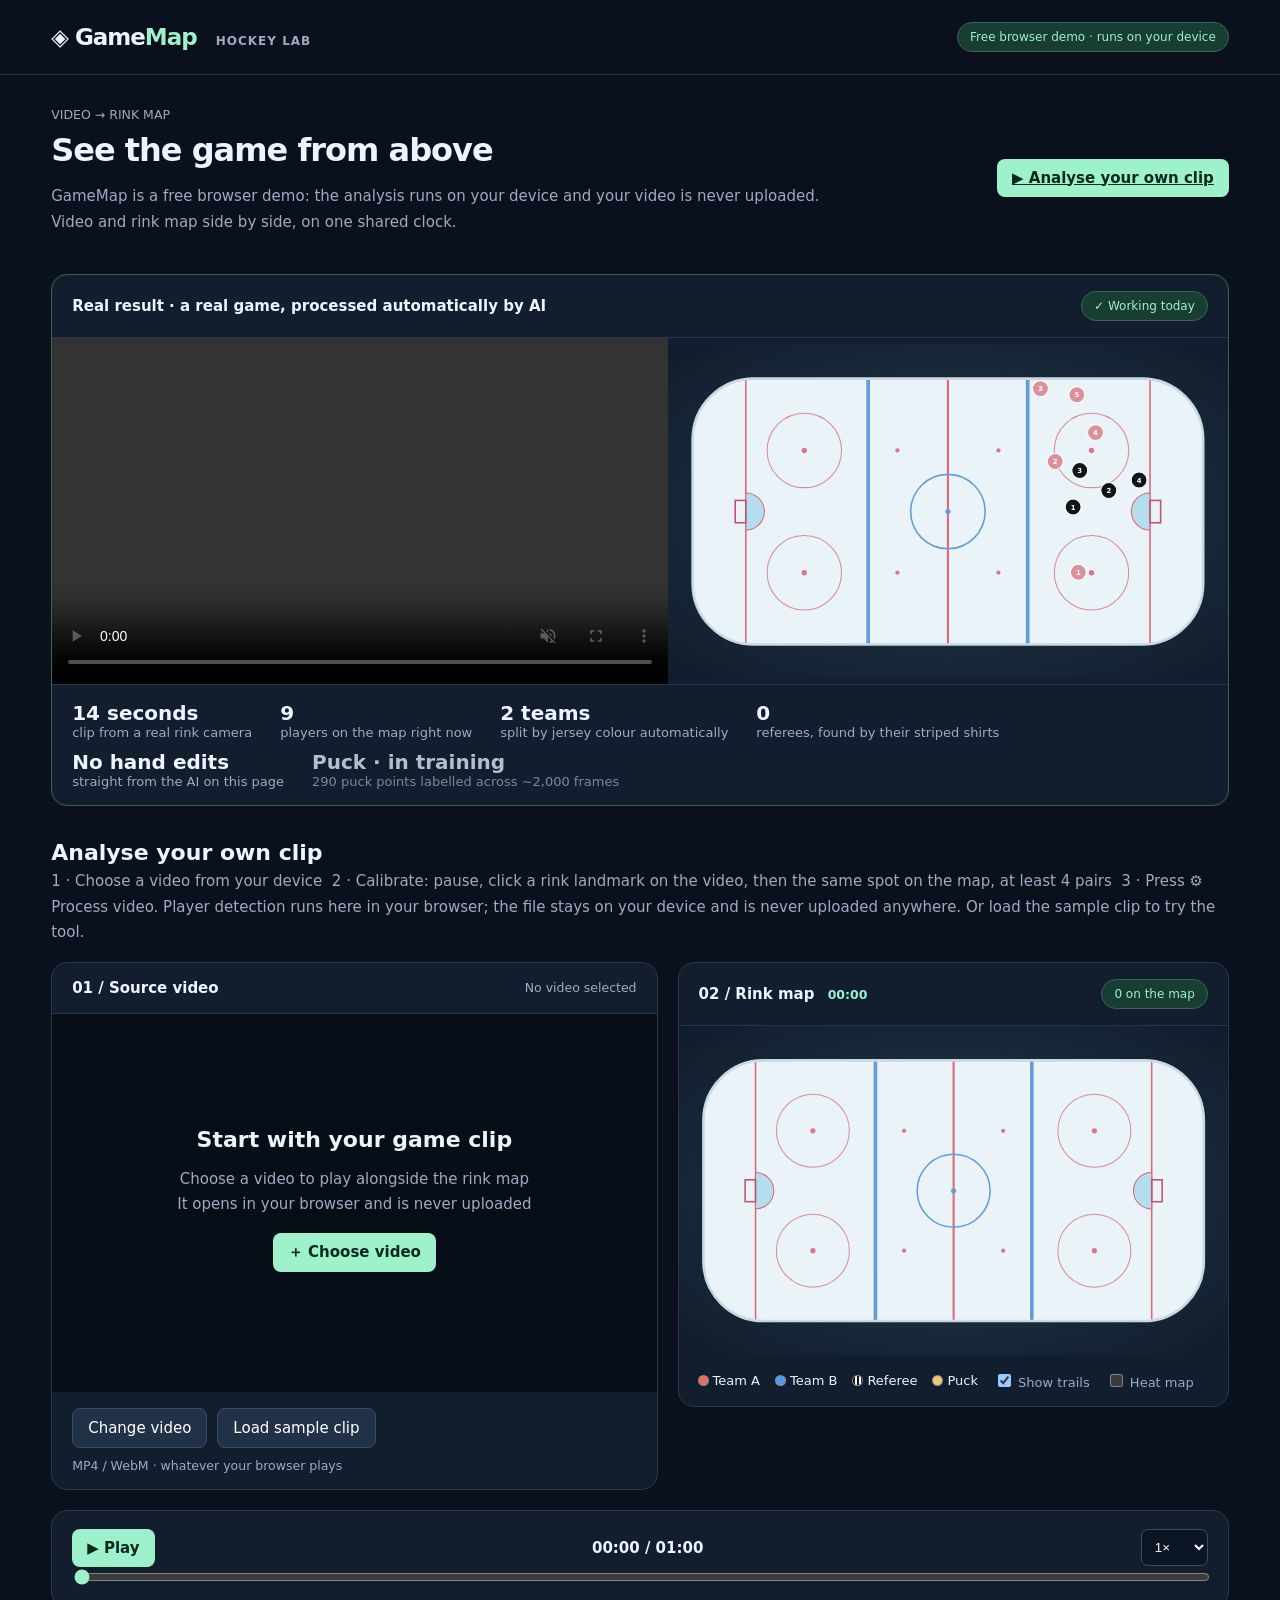
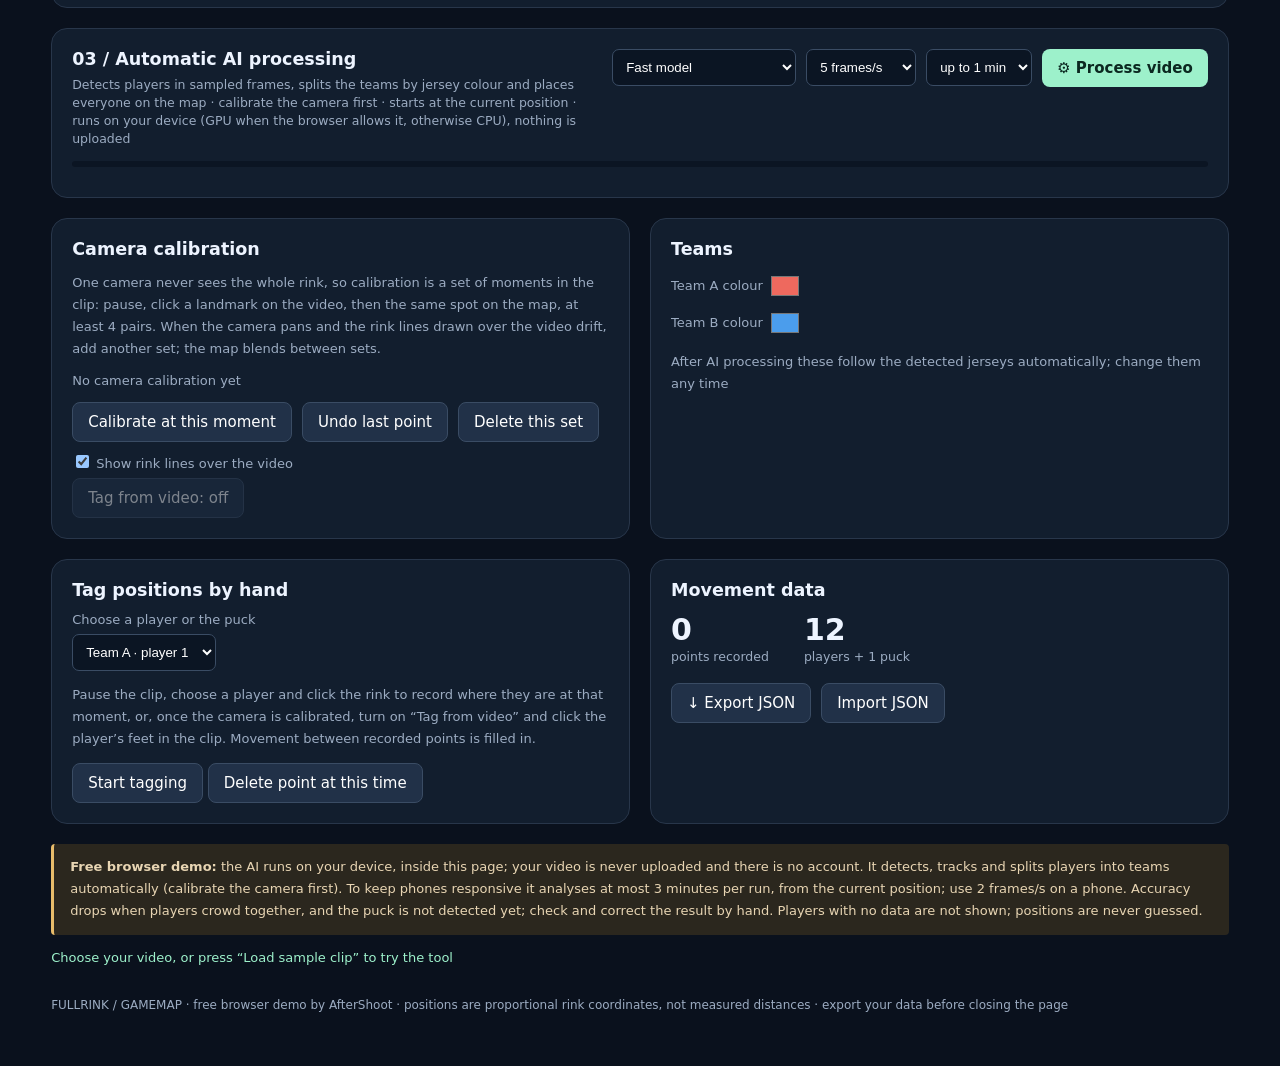
<file: gamemap/index.html>
<!doctype html>
<html lang="en"><meta charset="utf-8"><meta name="viewport" content="width=device-width,initial-scale=1"><title>GameMap · Free browser demo · FullRink</title>
<style>
:root{color-scheme:dark;--bg:#0a111d;--panel:#121e2e;--line:#28364a;--muted:#9cacc2;--accent:#9df1cb}*{box-sizing:border-box}body{margin:0;background:var(--bg);color:#edf4ff;font:15px system-ui,sans-serif}header{padding:22px 4%;border-bottom:1px solid var(--line);display:flex;justify-content:space-between;align-items:center}.brand{font-size:23px;font-weight:800;letter-spacing:-1px}.brand b{color:var(--accent)}small,.muted{color:var(--muted)}main{max-width:1550px;margin:auto;padding:30px 4%}h1{font-size:32px;letter-spacing:-1px;margin:8px 0}p{line-height:1.7}.intro{display:flex;justify-content:space-between;gap:24px;align-items:center;margin-bottom:24px}.pill{border:1px solid #386554;background:#183d32;color:var(--accent);padding:7px 12px;border-radius:30px;font-size:12px}.grid{display:grid;grid-template-columns:1.1fr 1fr;gap:20px}.card{background:var(--panel);border:1px solid var(--line);border-radius:16px;overflow:hidden}.head{padding:16px 20px;display:flex;justify-content:space-between;align-items:center;border-bottom:1px solid var(--line)}.stage{aspect-ratio:16/10;position:relative;display:flex;align-items:center;justify-content:center;background:#080e18}.empty{text-align:center;padding:30px}.empty strong{font-size:22px;display:block;margin-bottom:10px}video{width:100%;height:100%;object-fit:contain;display:none}button,.button{display:inline-block;background:#213148;border:1px solid #3a4c64;border-radius:8px;padding:10px 15px;color:white;font:inherit;cursor:pointer}button:hover,.button:hover{filter:brightness(1.15)}button.primary,.primary{background:var(--accent);color:#0b2820;border:0;font-weight:700}button:disabled{opacity:.45;cursor:not-allowed}.tools{padding:16px 20px;display:flex;gap:10px;flex-wrap:wrap;align-items:center}input[type=range]{width:100%;accent-color:var(--accent)}.transport{padding:18px 20px}.row{display:flex;align-items:center;gap:12px;justify-content:space-between}.rinkwrap{padding:24px 14px;background:radial-gradient(ellipse,#253c50,#101c2b)}svg{width:100%;display:block;touch-action:none}.dot{cursor:grab}.dot.selected{filter:drop-shadow(0 0 5px #fff)}.legend{display:flex;gap:16px;flex-wrap:wrap;font-size:13px}.legend i{display:inline-block;width:9px;height:9px;border-radius:50%;margin-right:5px;box-shadow:0 0 0 1px #ffffff80}.lower{display:grid;grid-template-columns:1fr 1fr;gap:20px;margin-top:20px}.box{padding:20px}.box h3{margin:0 0 12px}label{display:block;color:var(--muted);font-size:13px;margin-bottom:7px}select,input[type=text],input[type=number]{background:#0b1523;border:1px solid #3a4c64;color:white;padding:9px;border-radius:7px;max-width:100%}input[type=color]{vertical-align:middle;width:36px;height:30px;border:0;background:none}.notice{padding:12px 16px;border-left:3px solid #e8bc6b;background:#2b271e;color:#e8d5b3;font-size:13px;line-height:1.7;margin-top:20px;border-radius:4px}#status{min-height:24px;color:var(--accent);margin-top:15px;font-size:13px}.metric{font-size:30px;font-weight:700}.meta{display:flex;gap:35px}.file{display:none}footer{padding:24px 0;color:var(--muted);font-size:12px}@media(max-width:950px){.grid,.lower{grid-template-columns:1fr}.intro{display:block}header{gap:15px}.stage{aspect-ratio:16/9}}

.video-clock{position:absolute;left:12px;top:12px;z-index:2;background:#07101dda;border:1px solid #43566c;padding:5px 10px;border-radius:7px;font-variant-numeric:tabular-nums;pointer-events:none;display:none}
#map-clock{font-variant-numeric:tabular-nums;margin-left:8px;color:#9df1cb}
#overlay{position:absolute;inset:0;width:100%;height:100%;z-index:1;pointer-events:none}#overlay.active{pointer-events:auto;cursor:crosshair}
.aibar{height:6px;background:#0b1523;border-radius:4px;margin-top:14px;overflow:hidden}.aibar i{display:block;height:100%;width:0;background:var(--accent);transition:width .2s}
.showcase{margin-bottom:34px;border-color:#386554}.sgrid{display:grid;grid-template-columns:1.1fr 1fr;align-items:center}.showcase .stage{aspect-ratio:16/9}#s-video{display:block}#s-overlay{position:absolute;inset:0;width:100%;height:100%;pointer-events:none}
.sstats{display:flex;flex-wrap:wrap;gap:10px 28px;padding:16px 20px;border-top:1px solid var(--line);font-size:13px;color:var(--muted)}.sstats b{display:block;color:#edf4ff;font-size:20px}.section-title{font-size:22px;margin:0 0 4px}#tool-intro{margin-bottom:16px;scroll-margin-top:16px}
@media(max-width:950px){.sgrid{grid-template-columns:1fr}}
.kf-list{display:flex;flex-wrap:wrap;gap:6px;font-size:13px;color:var(--muted)}.chip{padding:5px 10px;font-size:12px;border-radius:20px}.chip.on{border-color:var(--accent);color:var(--accent)}
.grid{align-items:start}.video-card{position:sticky;top:12px;z-index:5}
@media(max-width:950px){.video-card:has(video[style*="block"]){top:0;box-shadow:0 8px 24px #0009}.video-card:has(video[style*="block"]) .head{padding:8px 12px;font-size:12px}.video-card:has(video[style*="block"]) .tools{display:none}.video-card:has(video[style*="block"]) .stage{aspect-ratio:16/9;max-height:32vh}.video-card:has(video[style*="block"]) video{max-height:32vh}.video-card:has(video[style*="block"]) #filename{max-width:45%;overflow:hidden;text-overflow:ellipsis;white-space:nowrap}.video-card:has(video[style*="block"]){margin-bottom:0} }
</style>
<header><div class="brand">◈ Game<b>Map</b> <small style="font-size:12px;letter-spacing:1px;margin-left:12px">HOCKEY LAB</small></div><span class="pill">Free browser demo · runs on your device</span></header>
<main><div class="intro"><div><small>VIDEO → RINK MAP</small><h1>See the game from above</h1><p class="muted">GameMap is a free browser demo: the analysis runs on your device and your video is never uploaded.<br>Video and rink map side by side, on one shared clock.</p></div><a class="button primary" href="#tool-intro">▶ Analyse your own clip</a></div>
<section class="card showcase" aria-label="Real result"><div class="head"><strong>Real result · a real game, processed automatically by AI</strong><span class="pill">✓ Working today</span></div><div class="sgrid"><div class="stage"><video id="s-video" muted playsinline loop preload="auto"></video><canvas id="s-overlay"></canvas></div><div class="rinkwrap"><svg id="s-rink" viewBox="0 0 1000 540" aria-label="Rink map from the AI result"></svg></div></div>
<div class="sstats"><div><b>14 seconds</b>clip from a real rink camera</div><div><b id="s-live">–</b>players on the map right now</div><div><b>2 teams</b>split by jersey colour automatically</div><div><b id="s-refs">–</b>referees, found by their striped shirts</div><div><b>No hand edits</b>straight from the AI on this page</div><div style="opacity:.75"><b>Puck · in training</b>290 puck points labelled across ~2,000 frames</div></div></section>
<div id="tool-intro"><h2 class="section-title">Analyse your own clip</h2><p class="muted" style="margin:0">1 · Choose a video from your device &nbsp;2 · Calibrate: pause, click a rink landmark on the video, then the same spot on the map, at least 4 pairs &nbsp;3 · Press ⚙ Process video. Player detection runs here in your browser; the file stays on your device and is never uploaded anywhere. Or load the sample clip to try the tool.</p></div>
<div class="grid"><section class="card video-card"><div class="head"><strong>01 / Source video</strong><small id="filename">No video selected</small></div><div class="stage"><span id="video-clock" class="video-clock">00:00</span><video id="video" playsinline controls></video><canvas id="overlay"></canvas><div class="empty" id="empty"><strong>Start with your game clip</strong><p class="muted">Choose a video to play alongside the rink map<br>It opens in your browser and is never uploaded</p><label class="button primary" for="file">＋ Choose video</label></div></div><div class="tools"><label class="button" for="file" style="margin:0;color:white">Change video</label><input class="file" type="file" id="file" accept="video/*"><button id="demo">Load sample clip</button><small>MP4 / WebM · whatever your browser plays</small></div></section>
<section class="card"><div class="head"><strong>02 / Rink map <small id="map-clock">00:00</small></strong><span class="pill" id="mode">Manual positions</span></div><div class="rinkwrap"><svg id="rink" viewBox="0 0 1000 540" aria-label="Hockey rink map"><defs><pattern id="refstripes" width="8" height="8" patternUnits="userSpaceOnUse"><rect width="8" height="8" fill="#fff"/><rect width="4" height="8" fill="#111"/></pattern><clipPath id="iceclip"><rect x="20" y="20" width="960" height="500" rx="115"/></clipPath></defs><g clip-path="url(#iceclip)"><rect x="20" y="20" width="960" height="500" fill="#eaf3f7"/><path d="M500 20V520" stroke="#df677b" stroke-width="4"/><path d="M350 20V520M650 20V520" stroke="#669cd5" stroke-width="7"/><path d="M120 20V520M880 20V520" stroke="#df677b" stroke-width="3"/><g fill="none" stroke="#d98c99" stroke-width="2"><circle cx="230" cy="155" r="70"/><circle cx="230" cy="385" r="70"/><circle cx="770" cy="155" r="70"/><circle cx="770" cy="385" r="70"/></g><circle cx="500" cy="270" r="70" fill="none" stroke="#669cd5" stroke-width="3"/><g fill="#d9778a"><circle cx="230" cy="155" r="5"/><circle cx="230" cy="385" r="5"/><circle cx="770" cy="155" r="5"/><circle cx="770" cy="385" r="5"/><circle cx="405" cy="155" r="4"/><circle cx="405" cy="385" r="4"/><circle cx="595" cy="155" r="4"/><circle cx="595" cy="385" r="4"/></g><circle cx="500" cy="270" r="5" fill="#669cd5"/><path d="M120 235A35 35 0 0 1 120 305ZM880 235A35 35 0 0 0 880 305Z" fill="#b4dded" stroke="#df677b" stroke-width="2"/><rect x="100" y="249" width="20" height="42" fill="none" stroke="#bd5670" stroke-width="3"/><rect x="880" y="249" width="20" height="42" fill="none" stroke="#bd5670" stroke-width="3"/><g id="heat"></g><g id="trails"></g><g id="players"></g><g id="calibmarks"></g></g><rect x="20" y="20" width="960" height="500" rx="115" fill="none" stroke="#c9d9e4" stroke-width="5"/></svg></div>
<div class="tools legend"><span><i id="la" style="background:#ee695e"></i>Team A</span><span><i id="lb" style="background:#4b9dec"></i>Team B</span><span><i style="background:repeating-linear-gradient(90deg,#111 0 2px,#fff 2px 4px)"></i>Referee</span><span><i style="background:#f0c96b"></i>Puck</span><label style="margin:0"><input type="checkbox" id="trail" checked> Show trails</label><label style="margin:0"><input type="checkbox" id="heatmap"> Heat map</label></div></section></div>
<section class="card transport" style="margin-top:20px"><div class="row"><button id="play" class="primary">▶ Play</button><strong id="clock">00:00 / 01:00</strong><select id="speed" aria-label="Speed"><option value="0.5">0.5×</option><option selected value="1">1×</option><option value="2">2×</option></select></div><input id="seek" aria-label="Scrub time" type="range" min="0" max="60" value="0" step="0.05"></section>
<section class="card box" style="margin-top:20px"><div class="row" style="flex-wrap:wrap;align-items:flex-start"><div style="flex:1;min-width:260px"><h3 style="margin:0 0 6px">03 / Automatic AI processing</h3><small class="muted">Detects players in sampled frames, splits the teams by jersey colour and places everyone on the map · calibrate the camera first · starts at the current position · runs on your device (GPU when the browser allows it, otherwise CPU), nothing is uploaded</small></div><div class="tools" style="padding:0"><select id="ai-model" aria-label="Detection model"><option value="fast" selected>Fast model</option><option value="accurate">Accurate model (slower)</option></select><select id="ai-fps" aria-label="Frames analysed per second of video"><option value="2">2 frames/s</option><option value="5" selected>5 frames/s</option><option value="10">10 frames/s</option></select><select id="ai-max" aria-label="Longest stretch to analyse"><option value="30">up to 30 s</option><option value="60" selected>up to 1 min</option><option value="180">up to 3 min</option></select><button id="ai-run" class="primary">⚙ Process video</button></div></div><div class="aibar"><i id="ai-prog"></i></div><div id="ai-out" class="muted" style="font-size:13px;margin-top:10px"></div></section>
<div class="lower"><section class="card box"><h3>Camera calibration</h3><p class="muted" style="font-size:13px">One camera never sees the whole rink, so calibration is a set of moments in the clip: pause, click a landmark on the video, then the same spot on the map, at least 4 pairs. When the camera pans and the rink lines drawn over the video drift, add another set; the map blends between sets.</p><div id="kf-list" class="kf-list"></div><div class="tools" style="padding:14px 0 0"><button id="calib">Calibrate at this moment</button><button id="calib-undo">Undo last point</button><button id="calib-del">Delete this set</button></div><label style="margin-top:10px"><input type="checkbox" id="calib-lines" checked> Show rink lines over the video</label><button id="tag" disabled>Tag from video: off</button></section>
<section class="card box"><h3>Teams</h3><label>Team A colour <input id="ca" type="color" value="#ee695e"></label><label>Team B colour <input id="cb" type="color" value="#4b9dec"></label><p class="muted" style="font-size:13px">After AI processing these follow the detected jerseys automatically; change them any time</p></section>
<section class="card box"><h3>Tag positions by hand</h3><label>Choose a player or the puck</label><select id="entity" aria-label="Choose player"></select><p class="muted" style="font-size:13px">Pause the clip, choose a player and click the rink to record where they are at that moment, or, once the camera is calibrated, turn on “Tag from video” and click the player’s feet in the clip. Movement between recorded points is filled in.</p><button id="manual">Start tagging</button> <button id="remove">Delete point at this time</button></section>
<section class="card box"><h3>Movement data</h3><div class="meta"><div><div class="metric" id="count">0</div><small>points recorded</small></div><div><div class="metric">12</div><small>players + 1 puck</small></div></div><div class="tools" style="padding:18px 0 0"><button id="export">↓ Export JSON</button><label class="button" for="import" style="margin:0;color:white">Import JSON</label><input id="import" class="file" type="file" accept="application/json,.json"></div></section></div>
<div class="notice"><strong>Free browser demo:</strong> the AI runs on your device, inside this page; your video is never uploaded and there is no account. It detects, tracks and splits players into teams automatically (calibrate the camera first). To keep phones responsive it analyses at most 3 minutes per run, from the current position; use 2 frames/s on a phone. Accuracy drops when players crowd together, and the puck is not detected yet; check and correct the result by hand. Players with no data are not shown; positions are never guessed.</div><div id="status" role="status">Choose your video, or press “Load sample clip” to try the tool</div><footer>FULLRINK / GAMEMAP · free browser demo by AfterShoot · positions are proportional rink coordinates, not measured distances · export your data before closing the page</footer></main>
<script>
const $=id=>document.getElementById(id), NS='http://www.w3.org/2000/svg';let t=0,duration=60,playing=false,demo=false,url=null,last=performance.now(),data={};const ids=[...Array.from({length:6},(_,i)=>'A'+(i+1)),...Array.from({length:6},(_,i)=>'B'+(i+1)),'R1','R2','R3','puck'];ids.forEach(id=>{let o=document.createElement('option');o.value=id;o.textContent=id==='puck'?'Puck':id[0]==='R'?'Referee '+id.slice(1):('Team '+id[0]+' · player '+id.slice(1));$('entity').append(o)});
// referees are drawn striped; team colours come from the team inputs
const fillOf=id=>id==='puck'?'#e9b733':id[0]==='R'?'url(#refstripes)':$(id[0]==='A'?'ca':'cb').value, trailOf=id=>id[0]==='R'?'#333':fillOf(id);
const say=s=>$('status').textContent=s, fmt=n=>`${Math.floor(n/60).toString().padStart(2,'0')}:${Math.floor(n%60).toString().padStart(2,'0')}`;
function pos(id,time){if(demo){let i=ids.indexOf(id),a=i<6,b=i===12;return{x:b?500+220*Math.sin(time*.5):160+(i%6)*125+50*Math.sin(time*.3+i),y:b?270+110*Math.cos(time*.7):a?175+70*Math.sin(time*.4+i):365+70*Math.cos(time*.4+i)}}let k=data[id]||[];if(!k.length||time<k[0].t||time>k[k.length-1].t+.1)return null;let next=k.findIndex(p=>p.t>time);if(next<0)return k[k.length-1];let a=k[next-1],b=k[next],f=(time-a.t)/(b.t-a.t);if(b.cut)return null;return{x:a.x+(b.x-a.x)*f,y:a.y+(b.y-a.y)*f}}
function svg(tag,attrs,parent){let e=document.createElementNS(NS,tag);Object.entries(attrs).forEach(([k,v])=>e.setAttribute(k,v));parent.append(e);return e}
// one map token: a numbered disc for skaters, a striped "R" disc for referees, a small disc for the puck
function drawToken(g,id,fill){const ref=id[0]==='R';svg('circle',{r:id==='puck'?9:15,fill,stroke:ref?'#111':'white','stroke-width':ref?2.5:2},g);if(id==='puck')return;
 const txt=svg('text',{'text-anchor':'middle',dy:5,fill:ref?'#c8102e':'white','font-size':13,'font-weight':800,...(ref?{stroke:'#fff','stroke-width':3,'paint-order':'stroke'}:{})},g);txt.textContent=ref?'R':id.slice(1)}
function render(){$('players').replaceChildren();$('trails').replaceChildren();renderHeat();let known=0;ids.forEach(id=>{let p=pos(id,t);if(!p)return;known++;if($('trail').checked){let pts=[];for(let s=Math.max(0,t-3);s<=t;s+=.15){let q=pos(id,s);if(q)pts.push(q.x+','+q.y)}svg('polyline',{points:pts.join(' '),fill:'none',stroke:trailOf(id),'stroke-width':3,opacity:.4},$('trails'))}let g=svg('g',{class:'dot'+($('entity').value===id?' selected':''),transform:`translate(${p.x} ${p.y})`},$('players'));drawToken(g,id,fillOf(id));g.onclick=e=>{e.stopPropagation();$('entity').value=id;render()}});$('clock').textContent=fmt(t)+' / '+fmt(duration);$('video-clock').textContent=fmt(t);$('map-clock').textContent=fmt(t);$('seek').max=duration;$('seek').value=t;$('count').textContent=Object.values(data).reduce((n,k)=>n+k.length,0);$('mode').textContent=demo?'Simulated data · not from video':`${known} on the map`; $('play').textContent=playing?'❚❚ Pause':'▶ Play';$('la').style.background=$('ca').value;$('lb').style.background=$('cb').value;renderCalib()}
let heatKey='';
// Heat map: where each team spent the clip, team-coloured density rasterised once into the map (recomputed only when data or colours change)
function renderHeat(){const g=$('heat'),on=$('heatmap').checked&&!demo,key=on?Object.entries(data).map(([id,k])=>id+':'+k.length+':'+(k.length?k[0].t+'-'+k.at(-1).t:'')).join()+$('ca').value+$('cb').value:'';if(key===heatKey)return;heatKey=key;g.replaceChildren();if(!on)return;
 const c=document.createElement('canvas');c.width=1000;c.height=540;const x=c.getContext('2d');let n=0;
 for(const id of ids){if(id==='puck'||id[0]==='R')continue;const k=data[id]||[];if(!k.length)continue;const col=fillOf(id);
  for(let s=k[0].t;s<=k.at(-1).t;s+=.2){const p=pos(id,s);if(!p)continue;n++;const gr=x.createRadialGradient(p.x,p.y,0,p.x,p.y,34);gr.addColorStop(0,col+'30');gr.addColorStop(1,col+'00');x.fillStyle=gr;x.fillRect(p.x-34,p.y-34,68,68)}}
 if(n)svg('image',{href:c.toDataURL(),x:0,y:0,width:1000,height:540},g)}
function pause(){playing=false;$('video').pause();render()}
function loadVideo(f){pause();if(url)URL.revokeObjectURL(url);url=URL.createObjectURL(f);$('video').src=url;$('video').loop=false;$('video').style.display='block';$('video-clock').style.display='block';$('empty').style.display='none';$('filename').textContent=f.name;demo=false;data={};kfs=[];pending=null;mode='none';t=0;$('ai-out').textContent='';$('ai-prog').style.width='0'}
$('file').onchange=()=>{let f=$('file').files[0];if(!f)return;if(Object.values(data).some(k=>k.length)&&!confirm('Change the video and clear the current positions? Export first if you want to keep them'))return;loadVideo(f);say('Video opened. Calibrate the camera, then press ⚙ Process video, or tag positions by hand');render()};$('video').onloadedmetadata=()=>{duration=Number.isFinite($('video').duration)?$('video').duration:60;render()};$('video').onerror=()=>say('This browser can’t play this video. Try MP4 (H.264) or WebM');$('video').onplay=()=>{playing=true;render()};$('video').onpause=()=>{playing=false;render()};$('video').onseeking=()=>{t=$('video').currentTime;render()};$('video').onseeked=()=>{t=$('video').currentTime;render()};$('video').onended=pause;$('video').ontimeupdate=()=>{t=$('video').currentTime;render()};
$('play').onclick=async()=>{if(playing){pause();return}if(t>=duration){t=0;if(url)$('video').currentTime=0}if(url){try{await $('video').play()}catch{say('Start the video with the play button on the video')}}else{playing=true;render()}};$('seek').oninput=()=>{t=+$('seek').value;if(url)$('video').currentTime=t;render()};$('speed').onchange=()=>$('video').playbackRate=+$('speed').value;
// Sample: a real game clip with the AI result saved from this page's own processing (export JSON), so visitors see it without calibrating or waiting
$('demo').onclick=async()=>{if(aiBusy)return;if(Object.values(data).some(k=>k.length)&&!confirm('Opening the sample replaces the current video and positions. Continue?'))return;say('Loading the sample…');
 try{const [vb,d]=await Promise.all([fetch('/gamemap/sample/game-clip.mp4').then(r=>{if(!r.ok)throw Error();return r.blob()}),fetch('/gamemap/sample/game-clip.json',{cache:'no-cache'}).then(r=>{if(!r.ok)throw Error();return r.json()})]),v=$('video');
  data={};loadVideo(new File([vb],'Sample · real game, 14 seconds',{type:'video/mp4'}));await new Promise(r=>v.addEventListener('loadedmetadata',r,{once:true}));
  applyImport(d);$('calib-lines').checked=false;v.loop=true;$('ai-out').textContent='This sample is the AI result from this page, not edited by hand · open your own clip and press ⚙ Process video';say('Real-game sample: players detected, split into teams and tracked automatically by AI');await v.play().catch(()=>{})}
 catch{say('Couldn’t load the sample. Please try again')}};$('manual').onclick=()=>{pause();demo=false;say('Tagging: choose a player, pause the clip, then click their position on the rink');render()};function record(p){let id=$('entity').value;data[id]=(data[id]||[]).filter(k=>Math.abs(k.t-t)>.12);data[id].push({t:+t.toFixed(3),x:+p.x.toFixed(2),y:+p.y.toFixed(2)});data[id].sort((a,b)=>a.t-b.t);say(`Recorded ${id} at ${t.toFixed(2)} s`);render()}
$('rink').onclick=e=>{let pt=$('rink').createSVGPoint();pt.x=e.clientX;pt.y=e.clientY;let p=pt.matrixTransform($('rink').getScreenCTM().inverse());if(p.x<20||p.x>980||p.y<20||p.y>520)return;if(mode==='calib'){calibMap(p);return}if(demo){say('Press Start tagging before editing positions');return}pause();record(p)};$('remove').onclick=()=>{if(demo){say('Leave the simulation first');return}let id=$('entity').value,k=data[id]||[],n=k.length;data[id]=k.filter(p=>Math.abs(p.t-t)>.12);say(n===data[id].length?'No recorded point near this time':'Point deleted');render()};['trail','heatmap','entity','ca','cb'].forEach(id=>$(id).onchange=render);
$('export').onclick=()=>{if(demo){say('Leave the simulation to export real data');return}let blob=new Blob([JSON.stringify({version:1,source:'manual',coordinateSystem:'rink-svg-1000x540',videoName:$('filename').textContent,duration,colors:{A:$('ca').value,B:$('cb').value},tracks:data,...(kfs.length?{calibration:{space:'video-normalized->rink-svg-1000x540',keyframes:kfs.map(k=>({t:k.t,pairs:k.pairs.map(({u,v,x,y})=>({u:+u.toFixed(5),v:+v.toFixed(5),x,y}))}))}}:{})},null,2)],{type:'application/json'}),u=URL.createObjectURL(blob),a=document.createElement('a');a.href=u;a.download='gamemap-tracks.json';a.click();setTimeout(()=>URL.revokeObjectURL(u),1000);say('Data exported')};
// validates an exported GameMap JSON (throws if invalid) and loads its tracks, colours and calibration
function applyImport(d){if(d.version!==1||d.coordinateSystem!=='rink-svg-1000x540'||!d.tracks||typeof d.tracks!=='object'||Array.isArray(d.tracks)||!Number.isFinite(d.duration)||d.duration<=0)throw Error();let clean={};for(let [id,k]of Object.entries(d.tracks)){if(!ids.includes(id)||!Array.isArray(k)||k.length>100000)throw Error();clean[id]=k.map(p=>{if(![p.t,p.x,p.y].every(Number.isFinite)||p.t<0||p.t>d.duration||p.x<20||p.x>980||p.y<20||p.y>520)throw Error();return{t:p.t,x:p.x,y:p.y,...(p.cut===true?{cut:true}:{})}}).sort((a,b)=>a.t-b.t);if(clean[id].some((p,i)=>i&&p.t===clean[id][i-1].t))throw Error()}let ck=[];if(d.calibration!=null){let K=d.calibration.keyframes;if(!Array.isArray(K)||K.length>5000)throw Error();ck=K.map(k=>{if(!Number.isFinite(k.t)||k.t<0||k.t>d.duration||!Array.isArray(k.pairs)||k.pairs.length>50)throw Error();return{t:k.t,H:null,pairs:k.pairs.map(q=>{if(![q.u,q.v,q.x,q.y].every(Number.isFinite)||q.u<0||q.u>1||q.v<0||q.v>1||q.x<20||q.x>980||q.y<20||q.y>520)throw Error();return{u:q.u,v:q.v,x:q.x,y:q.y}})}}).sort((a,b)=>a.t-b.t)}const hexOk=c=>typeof c==='string'&&/^#[0-9a-f]{6}$/i.test(c);
 pause();data=clean;kfs=ck;kfs.forEach(refreshKf);pending=null;mode='none';demo=false;if(d.colors&&hexOk(d.colors.A)&&hexOk(d.colors.B)){$('ca').value=d.colors.A;$('cb').value=d.colors.B}if(!url)duration=d.duration;t=0;if(url)$('video').currentTime=0;render()}
$('import').onchange=async()=>{try{const d=JSON.parse(await $('import').files[0].text());if(!confirm('Import this file and replace the current positions?'))return;applyImport(d);say('Positions imported. Make sure they belong to this video')}catch{say('Invalid file. Use a JSON exported from GameMap')}finally{$('import').value=''}};
// Camera calibration: one camera never sees the whole rink, so calibration is a set of keyframes in video time.
// Each keyframe holds ≥4 video↔rink point pairs → a homography (video 0..1 → rink svg); between keyframes the matrices are blended.
let mode='none',kfs=[],pending=null,kfKey='';
const marks=[[500,270],[230,155],[230,385],[770,155],[770,385],[405,155],[405,385],[595,155],[595,385],[350,20],[350,520],[650,20],[650,520],[500,20],[500,520],[120,21],[120,519],[880,21],[880,519],[120,270],[880,270]];
const ring=(cx,cy,r,n=48)=>Array.from({length:n+1},(_,i)=>[cx+r*Math.cos(i/n*2*Math.PI),cy+r*Math.sin(i/n*2*Math.PI)]), seg=(x1,y1,x2,y2,n=12)=>Array.from({length:n+1},(_,i)=>[x1+(x2-x1)*i/n,y1+(y2-y1)*i/n]), arc=(cx,cy,a)=>Array.from({length:13},(_,i)=>[cx+115*Math.cos((a+i*7.5)*Math.PI/180),cy+115*Math.sin((a+i*7.5)*Math.PI/180)]);
const rinkShapes=[[[...seg(135,20,865,20),...arc(865,135,-90),...seg(980,135,980,405),...arc(865,405,0),...seg(865,520,135,520),...arc(135,405,90),...seg(20,405,20,135),...arc(135,135,180)],'#ffffffd0'],[seg(500,20,500,520),'#ff5a6e'],[seg(350,20,350,520),'#5aa8ff'],[seg(650,20,650,520),'#5aa8ff'],[seg(120,21,120,519),'#ff5a6e'],[seg(880,21,880,519),'#ff5a6e'],[ring(500,270,70),'#5aa8ff'],...[[230,155],[230,385],[770,155],[770,385]].map(([x,y])=>[ring(x,y,70),'#ff5a6e'])];
function gauss(A,B){let n=B.length;for(let c=0;c<n;c++){let p=c;for(let r=c+1;r<n;r++)if(Math.abs(A[r][c])>Math.abs(A[p][c]))p=r;if(Math.abs(A[p][c])<1e-10)return null;[A[c],A[p]]=[A[p],A[c]];[B[c],B[p]]=[B[p],B[c]];for(let r=0;r<n;r++){if(r===c)continue;let f=A[r][c]/A[c][c];for(let k=c;k<n;k++)A[r][k]-=f*A[c][k];B[r]-=f*B[c]}}return B.map((b,i)=>b/A[i][i])}
function applyH(H,u,v){let w=H[6]*u+H[7]*v+H[8];return w>1e-9?{x:(H[0]*u+H[1]*v+H[2])/w,y:(H[3]*u+H[4]*v+H[5])/w}:null}
function solveH(P){if(P.length<4)return null;let A=Array.from({length:8},()=>Array(8).fill(0)),B=Array(8).fill(0);for(let {u,v,x,y} of P){let X=x/1000,Y=y/1000;for(let [r,b] of [[[u,v,1,0,0,0,-u*X,-v*X],X],[[0,0,0,u,v,1,-u*Y,-v*Y],Y]])for(let i=0;i<8;i++){B[i]+=r[i]*b;for(let j=0;j<8;j++)A[i][j]+=r[i]*r[j]}}let h=gauss(A,B);if(!h)return null;let H=[...h.slice(0,6).map(k=>k*1000),h[6],h[7],1];return P.every(q=>applyH(H,q.u,q.v))?H:null}
function invH(H){let [a,b,c,d,e,f,g,h,i]=H,A=e*i-f*h,B=f*g-d*i,C=d*h-e*g,det=a*A+b*B+c*C;if(Math.abs(det)<1e-12)return null;let r=[A,c*h-b*i,b*f-c*e,B,a*i-c*g,c*d-a*f,C,b*g-a*h,a*e-b*d].map(k=>k/det),m=applyH(H,.5,.5)||{x:500,y:270};return r[6]*m.x+r[7]*m.y+r[8]<0?r.map(k=>-k):r}
const kfAt=time=>kfs.find(k=>Math.abs(k.t-time)<.05), refreshKf=k=>k.H=solveH(k.pairs);
function activeH(time){let s=kfs.filter(k=>k.H);if(!s.length)return null;let i=s.findIndex(k=>k.t>time);if(i===0)return s[0].H;if(i<0)return s[s.length-1].H;let a=s[i-1],b=s[i],f=(time-a.t)/(b.t-a.t);return a.H.map((h,j)=>h+(b.H[j]-h)*f)}
function kErr(k){if(!k.H||k.pairs.length<5)return null;return k.pairs.reduce((s,q)=>{let p=applyH(k.H,q.u,q.v);return s+Math.hypot(p.x-q.x,p.y-q.y)},0)/k.pairs.length*200/960}
function snap(p){let b=p,d=22;for(let [x,y] of marks){let k=Math.hypot(x-p.x,y-p.y);if(k<d){d=k;b={x,y}}}return b}
function vbox(cw,ch){let v=$('video');if(!url||!v.videoWidth)return null;let s=Math.min(cw/v.videoWidth,ch/v.videoHeight),w=v.videoWidth*s,h=v.videoHeight*s;return{x:(cw-w)/2,y:(ch-h)/2,w,h}}
function calibMap(p){if(!pending){say('Click a point on the video first, then the same point on the map');return}let s=snap(p),k=kfAt(t);if(!k){k={t:+t.toFixed(3),pairs:[],H:null};kfs.push(k);kfs.sort((a,b)=>a.t-b.t)}k.pairs.push({...pending,x:s.x,y:s.y});pending=null;refreshKf(k);let n=k.pairs.length;say(n<4?`Set at ${fmt(k.t)} · ${n} pairs · ${4-n} more needed`:k.H?`Set at ${fmt(k.t)} is ready (${n} pairs) · check the drawn rink lines match the real ones`:'The points are too close to a straight line; pick points spread across the picture');render()}
function dot(x,sx,sy,col,label,ring){const ref=col==='ref';x.beginPath();x.arc(sx,sy,9,0,7);x.fillStyle=ref?'#fff':col;x.fill();
 if(ref){x.save();x.clip();x.fillStyle='#111';for(let k=-9;k<9;k+=6)x.fillRect(sx+k,sy-9,3,18);x.restore();x.beginPath();x.arc(sx,sy,9,0,7)}
 x.lineWidth=ring?3:2;x.strokeStyle=ref?'#111':'#fff';x.stroke();if(label!==''){x.font='800 11px system-ui';x.textAlign='center';x.textBaseline='middle';if(ref){x.lineWidth=3;x.strokeStyle='#fff';x.strokeText(label,sx,sy+.5)}x.fillStyle=ref?'#c8102e':'#fff';x.fillText(label,sx,sy+.5)}}
function drawOverlay(H){let c=$('overlay'),r=c.getBoundingClientRect(),d=devicePixelRatio||1,W=Math.round(r.width*d),Hp=Math.round(r.height*d);if(c.width!==W||c.height!==Hp){c.width=W;c.height=Hp}let x=c.getContext('2d');x.setTransform(d,0,0,d,0,0);x.clearRect(0,0,r.width,r.height);let g=vbox(r.width,r.height);if(!g)return;let px=(u,v)=>[g.x+u*g.w,g.y+v*g.h],Hi=H&&invH(H);x.save();x.beginPath();x.rect(g.x,g.y,g.w,g.h);x.clip();
 if(Hi&&$('calib-lines').checked){x.lineWidth=2;x.globalAlpha=.8;for(let [pts,col] of rinkShapes){x.strokeStyle=col;x.beginPath();let on=false;for(let [mx,my] of pts){let q=applyH(Hi,mx,my);if(!q||Math.abs(q.x-.5)>2||Math.abs(q.y-.5)>2){on=false;continue}let [sx,sy]=px(q.x,q.y);on?x.lineTo(sx,sy):x.moveTo(sx,sy);on=true}x.stroke()}x.globalAlpha=1}
 if(Hi&&!demo)ids.forEach(id=>{let p=pos(id,t),q=p&&applyH(Hi,p.x,p.y);if(q)dot(x,...px(q.x,q.y),id[0]==='R'?'ref':fillOf(id),id==='puck'?'':id[0]==='R'?'R':id.slice(1),id===$('entity').value)});
 if(mode==='calib'){let k=kfAt(t);(k?k.pairs:[]).forEach((q,i)=>dot(x,...px(q.u,q.v),'#0b8f5f',i+1,false));if(pending)dot(x,...px(pending.u,pending.v),'#e8bc6b','?',true)}x.restore()}
function renderCalib(){let k=kfAt(t);$('calib').textContent=mode==='calib'?'✓ Done calibrating':'Calibrate at this moment';$('calib').className=mode==='calib'?'primary':'';$('tag').disabled=!kfs.some(q=>q.H);$('tag').textContent='Tag from video: '+(mode==='tag'?'on':'off');$('tag').className=mode==='tag'?'primary':'';$('overlay').classList.toggle('active',mode!=='none'&&!!url);$('players').style.pointerEvents=mode==='calib'?'none':'';
 let g=$('calibmarks');g.replaceChildren();if(mode==='calib'){marks.forEach(([x,y])=>svg('circle',{cx:x,cy:y,r:9,fill:'none',stroke:'#0b8f5f','stroke-width':1.5,opacity:.55},g));(k?k.pairs:[]).forEach((q,i)=>{svg('circle',{cx:q.x,cy:q.y,r:11,fill:'#0b8f5f',stroke:'white','stroke-width':2},g);svg('text',{x:q.x,y:q.y+4,'text-anchor':'middle',fill:'white','font-size':12,'font-weight':700},g).textContent=i+1})}
 let key=mode+'|'+(k&&k.t)+'|'+kfs.map(q=>q.t+':'+q.pairs.length+':'+!!q.H).join(',');if(key!==kfKey){kfKey=key;$('kf-list').replaceChildren(...kfs.map(q=>{let b=document.createElement('button'),e=kErr(q);b.className='chip'+(q===k?' on':'');b.textContent=`${fmt(q.t)} · ${q.pairs.length} pairs ${q.H?'✓':'…'}${e!=null?` · ±${e.toFixed(1)} ft`:''}`;b.onclick=()=>{pause();t=q.t;if(url)$('video').currentTime=t;render()};return b}));if(!kfs.length)$('kf-list').textContent='No camera calibration yet'}
 drawOverlay(activeH(t))}
$('overlay').onclick=e=>{let r=$('overlay').getBoundingClientRect(),g=vbox(r.width,r.height);if(!g)return;let u=(e.clientX-r.left-g.x)/g.w,v=(e.clientY-r.top-g.y)/g.h;if(u<0||u>1||v<0||v>1){say('Click inside the video picture');return}pause();if(mode==='calib'){pending={u,v};say('Now click the same point on the rink map (it snaps to nearby landmarks)');render();return}let H=activeH(t),p=H&&applyH(H,u,v);if(!p||p.x<20||p.x>980||p.y<20||p.y>520){say('That point is off the ice for the current calibration. Add a calibration set at this time');return}record(p)};
$('calib').onclick=()=>{if(!url){say('Open a video before calibrating');return}if(mode==='calib'){mode='none';pending=null;say(kfs.some(k=>k.H)?'Camera calibrated. Turn on “Tag from video” and click players’ feet in the clip':'Not calibrated yet: a set needs at least 4 pairs');render();return}pause();demo=false;mode='calib';say('Click a landmark on the video (a faceoff dot, where the blue line meets the boards, the centre of the goal), then the same point on the map');render()};
$('calib-undo').onclick=()=>{if(pending)pending=null;else{let k=kfAt(t);if(!k){say('No calibration set at this time');return}k.pairs.pop();if(k.pairs.length)refreshKf(k);else kfs=kfs.filter(q=>q!==k)}if(!kfs.some(q=>q.H)&&mode==='tag')mode='none';render()};
$('calib-del').onclick=()=>{let k=kfAt(t);if(!k){say('No calibration set at this time · click a time in the list to jump to it');return}if(!confirm(`Delete the calibration set at ${fmt(k.t)}?`))return;kfs=kfs.filter(q=>q!==k);pending=null;if(!kfs.some(q=>q.H)&&mode==='tag')mode='none';render()};
$('tag').onclick=()=>{mode=mode==='tag'?'none':'tag';if(mode==='tag'){pause();demo=false;say('Pause the clip, choose a player, then click their feet in the video')}render()};
$('calib-lines').onchange=render;addEventListener('resize',render);
// phones: lighter defaults (2 frames/s, 30 s per run)
if(matchMedia('(max-width:700px),(hover:none) and (pointer:coarse)').matches){$('ai-fps').value='2';$('ai-max').value='30'}
// Auto-processing: detect people per sampled frame (MediaPipe EfficientDet-Lite2, Apache-2.0) in tiles over the calibrated ice,
// keep those whose feet map onto the rink, split teams by jersey colour, link detections into tracks and write them as A1..A6 / B1..B6.
// two pinned models: Lite0 (fast, phones) and Lite2 (more accurate on small, far-away players, several times slower)
const MP='https://cdn.jsdelivr.net/npm/@mediapipe/tasks-vision@0.10.14',MODELS={fast:'https://storage.googleapis.com/mediapipe-models/object_detector/efficientdet_lite0/float16/1/efficientdet_lite0.tflite',accurate:'https://storage.googleapis.com/mediapipe-models/object_detector/efficientdet_lite2/float32/1/efficientdet_lite2.tflite'};
let aiStats=null,detectors={},detDelegate='',aiBusy=false,aiCancel=false;
// GPU (WebGL) delegate only on a real GPU: on a software renderer (SwiftShader, Microsoft Basic Render, llvmpipe) the CPU/wasm path is faster
function gpuUsable(){try{const gl=document.createElement('canvas').getContext('webgl2');if(!gl)return false;const e=gl.getExtension('WEBGL_debug_renderer_info'),r=e?gl.getParameter(e.UNMASKED_RENDERER_WEBGL):'';return!/swiftshader|basic render|llvmpipe|software/i.test(r)}catch{return false}}
async function getDetector(kind){if(detectors[kind]){detDelegate=detectors[kind].delegate;return detectors[kind].det}const mp=await import(MP+'/vision_bundle.mjs'),fs=await mp.FilesetResolver.forVisionTasks(MP+'/wasm'),mk=delegate=>mp.ObjectDetector.createFromOptions(fs,{baseOptions:{modelAssetPath:MODELS[kind],delegate},runningMode:'IMAGE',scoreThreshold:.25,categoryAllowlist:['person'],maxResults:60});let det=null,delegate='CPU';
 if(gpuUsable())try{det=await mk('GPU');delegate='GPU'}catch(e){console.warn('GameMap: GPU delegate unavailable, using CPU',e)}if(!det)det=await mk('CPU');detectors[kind]={det,delegate};detDelegate=delegate;return det}
// yield between tiles so the page (and the Cancel button) stays responsive; MessageChannel is not throttled like setTimeout
const yieldUI=()=>new Promise(r=>{const c=new MessageChannel();c.port1.onmessage=()=>r();c.port2.postMessage(0)});
// on-ice test with a margin (absorbs calibration error; spectators behind the boards map much further out), snapping the point onto the ice
function onIce(p,margin=30){const cx=Math.min(Math.max(p.x,135),865),cy=Math.min(Math.max(p.y,135),405),dx=p.x-cx,dy=p.y-cy,d=Math.hypot(dx,dy);if(d>115+margin)return null;return d<=112?p:{x:cx+dx/d*112,y:cy+dy/d*112}}
function iceRoi(H,W,Hh){const Hi=invH(H);let x0=W,y0=Hh,x1=0,y1=0;if(Hi)for(const [mx,my] of rinkShapes[0][0]){const q=applyH(Hi,mx,my);if(!q)continue;const px=Math.min(Math.max(q.x*W,0),W),py=Math.min(Math.max(q.y*Hh,0),Hh);x0=Math.min(x0,px);x1=Math.max(x1,px);y0=Math.min(y0,py);y1=Math.max(y1,py)}if(x1-x0<50||y1-y0<50)return{x:0,y:0,w:W,h:Hh};const top=Math.max(0,y0-.1*Hh);return{x:Math.round(x0),y:Math.round(top),w:Math.round(x1-x0),h:Math.round(Math.min(Hh,y1+10)-top)}}
async function detectTiles(det,src,roi){const S=Math.max(200,Math.min(420,roi.h)),tw=Math.round(S*1.3),th=Math.min(roi.h,S),out=[],c=detectTiles.c||(detectTiles.c=document.createElement('canvas'));
 for(let y=roi.y;;y+=Math.round(th*.7)){const h=Math.min(th,roi.y+roi.h-y);for(let x=roi.x;;x+=Math.round(tw*.7)){const w=Math.min(tw,roi.x+roi.w-x);if(w>=40&&h>=40){c.width=w;c.height=h;c.getContext('2d').drawImage(src,x,y,w,h,0,0,w,h);for(const d of det.detect(c).detections){const b=d.boundingBox;out.push({x:b.originX+x,y:b.originY+y,w:b.width,h:b.height,s:d.categories[0].score})}await yieldUI();if(aiCancel)return[]}if(x+w>=roi.x+roi.w)break}if(y+h>=roi.y+roi.h)break}
 out.sort((a,b)=>b.s-a.s);const keep=[],ov=(a,b)=>Math.max(0,Math.min(a.x+a.w,b.x+b.w)-Math.max(a.x,b.x))*Math.max(0,Math.min(a.y+a.h,b.y+b.h)-Math.max(a.y,b.y))/Math.min(a.w*a.h,b.w*b.h);for(const b of out)if(!keep.some(k=>ov(k,b)>.5))keep.push(b);return keep}
// Jersey descriptor from the torso: share of colourful pixels and their mean hue (weighted ×3 — the strongest team cue), plus brightness and dark share
// stripe: share of side-by-side pixel pairs that flip between dark and light — a referee's striped shirt scores high, a plain jersey low
function jersey(cx,b){const x=Math.round(b.x+b.w*.2),y=Math.round(b.y+b.h*.15),w=Math.max(2,Math.round(b.w*.6)),h=Math.max(2,Math.round(b.h*.4)),d=cx.getImageData(x,y,w,h).data;let n=0,cf=0,hx=0,hy=0,L=0,dark=0,R=0,G=0,B=0,flips=0;
 for(let i=0;i<d.length;i+=4){const r=d[i],g=d[i+1],bl=d[i+2],mx=Math.max(r,g,bl),mn=Math.min(r,g,bl),l=(r+g+bl)/3;n++;L+=l;R+=r;G+=g;B+=bl;if(l<70)dark++;if(mx-mn>40){cf++;const hh=mx===r?((g-bl)/(mx-mn)+6)%6:mx===g?(bl-r)/(mx-mn)+2:(r-g)/(mx-mn)+4;hx+=Math.cos(hh*Math.PI/3);hy+=Math.sin(hh*Math.PI/3)}
  if((i/4)%w<w-1){const l2=(d[i+4]+d[i+5]+d[i+6])/3;if(Math.abs(l-l2)>60)flips++}}
 return{rgb:[R/n,G/n,B/n],v:[3*cf/n,3*hx/n,3*hy/n,L/n/255,dark/n],stripe:flips/n,color:cf/n}}
function kmeans(Z,k){const dist=(a,b)=>a.reduce((s,v,j)=>s+(v-b[j])**2,0);
 let C=[Z[0]];while(C.length<k)C.push(Z.reduce((best,z)=>{const m=Math.min(...C.map(c=>dist(c,z)));return m>best[0]?[m,z]:best},[-1,null])[1]);let L=[];
 for(let it=0;it<25;it++){L=Z.map(z=>{let bi=0;C.forEach((c,i)=>{if(dist(c,z)<dist(C[bi],z))bi=i});return bi});C=C.map((c,i)=>{const m=Z.filter((_,n)=>L[n]===i);return m.length?c.map((_,j)=>m.reduce((s,z)=>s+z[j],0)/m.length):c})}return L}
const smooth=P=>P.map((p,i)=>{const a=P[Math.max(0,i-1)],b=P[Math.min(P.length-1,i+1)];return{t:+p.t.toFixed(3),x:+((a.x+p.x+b.x)/3).toFixed(2),y:+((a.y+p.y+b.y)/3).toFixed(2)}});
function buildTracks(frames,step){if(frames.reduce((n,fr)=>n+fr.dets.length,0)<5)throw Error('Too few players found on the ice. Check the camera calibration');
 // 1) link detections over time by rink distance (greedy nearest, gated by how far a skater can move since it was last seen)
 let tracks=[],live=[];
 for(const fr of frames){const ds=fr.dets,pairs=[],ut=new Set,ud=new Set;live=live.filter(tr=>fr.t-tr.at(-1).t<=1);
  // ~120 map units/s ≈ 25 ft/s, a fast skate; looser than that lets one track hop between nearby people
  live.forEach((tr,i)=>ds.forEach((d,j)=>{const l=tr.at(-1),dist=Math.hypot(l.x-d.p.x,l.y-d.p.y);if(dist<25+120*(fr.t-l.t))pairs.push([dist,i,j])}));pairs.sort((a,b)=>a[0]-b[0]);
  for(const [,i,j] of pairs){if(ut.has(i)||ud.has(j))continue;ut.add(i);ud.add(j);live[i].push({t:fr.t,x:ds[j].p.x,y:ds[j].p.y,f:ds[j].f})}
  ds.forEach((d,j)=>{if(!ud.has(j)){const tr=[{t:fr.t,x:d.p.x,y:d.p.y,f:d.f}];tracks.push(tr);live.push(tr)}})}
 tracks=tracks.filter(tr=>tr.length>=3);if(tracks.length<2)throw Error('Too few players could be tracked. Try 10 frames/s');
 // 2) referees: a near-colourless shirt with dark/light stripes, averaged over the whole track (measured on the sample: officials 0.13-0.18,
 //    a white goalie 0.08); everyone else is grouped into two teams by jersey colour averaged over the track
 const avg=(tr,key)=>tr[0].f[key].map((_,j)=>tr.reduce((s,p)=>s+p.f[key][j],0)/tr.length),mean1=(tr,key)=>tr.reduce((s,p)=>s+p.f[key],0)/tr.length;
 tracks.forEach(tr=>tr.team=mean1(tr,'color')<.05&&mean1(tr,'stripe')>.12?2:-1);
 const skaters=tracks.filter(tr=>tr.team<0);if(skaters.length>=2){const L=kmeans(skaters.map(tr=>avg(tr,'v')),2);skaters.forEach((tr,k)=>tr.team=L[k])}
 const mean=ti=>{const s=[0,0,0];let n=0;tracks.forEach(tr=>{if(tr.team===ti){avg(tr,'rgb').forEach((c,j)=>s[j]+=c*tr.length);n+=tr.length}});return s.map(c=>c/Math.max(n,1))},sat=c=>Math.max(...c)-Math.min(...c),m=[mean(0),mean(1)];
 if(sat(m[1])>sat(m[0])){tracks.forEach(tr=>{if(tr.team===0||tr.team===1)tr.team=1-tr.team});m.reverse()}
 // 3) tracks fill six slots per team (three for referees); a free slot whose last point is nearest (in place and time) is reused, so a
 //    re-found person usually keeps their number; the join is marked as a cut so playback doesn't draw a jump
 const out={},counts=[0,0,0],slots=[Array(6).fill(null),Array(6).fill(null),Array(3).fill(null)];
 for(const tr of tracks.sort((a,b)=>a[0].t-b[0].t)){const ti=tr.team;if(ti<0)continue;const f=tr[0],cost=e=>e===null?150:e.t>=f.t?Infinity:Math.hypot(e.x-f.x,e.y-f.y)+40*(f.t-e.t);
  let s=-1;slots[ti].forEach((e,i)=>{if(cost(e)<Infinity&&(s<0||cost(e)<cost(slots[ti][s])))s=i});if(s<0)continue;
  const id='ABR'[ti]+(s+1),pts=smooth(tr);if(out[id])pts[0].cut=true;out[id]=[...(out[id]||[]),...pts];slots[ti][s]=tr.at(-1);counts[ti]++}
 return{data:out,colors:m,counts}}
const hex=c=>'#'+c.map(v=>Math.round(Math.max(0,Math.min(255,v))).toString(16).padStart(2,'0')).join(''), mapColor=c=>{const mx=Math.max(...c);return Math.max(...c)-Math.min(...c)<30?(mx>110?'#33414f':'#0f1419'):hex(c.map(v=>v*220/mx))};
$('ai-run').onclick=async()=>{if(aiBusy){aiCancel=true;return}if(!url){say('Open a video before processing');return}if(!kfs.some(k=>k.H)){say('Calibrate the camera first (at least 4 pairs); it turns video positions into rink positions');$('calib').scrollIntoView({block:'center'});return}
 if(Object.values(data).some(k=>k.length)&&!confirm('Processing again replaces all recorded positions. Continue?'))return;
 const startAt=t;aiBusy=true;aiCancel=false;pause();demo=false;mode='none';$('ai-run').textContent='■ Cancel';$('ai-out').textContent='';const started=performance.now();
 try{say('Loading the AI model (the first time takes a moment)…');const model=$('ai-model').value,det=await getDetector(model),v=$('video'),W=v.videoWidth,Hh=v.videoHeight,cv=document.createElement('canvas');cv.width=W;cv.height=Hh;const cx=cv.getContext('2d',{willReadFrequently:true}),step=1/+$('ai-fps').value,frames=[];
  // caps so phones stay responsive: one run covers at most the chosen length (3 min max) from the current position, sampled at 2-10 frames/s
  const t0=startAt<duration-1?startAt:0,t1=Math.min(duration,t0+ +$('ai-max').value),total=Math.floor((t1-t0)/step+1e-6)+1,loop0=performance.now();let done=0;
  for(let tm=t0;tm<=t1+1e-6&&!aiCancel;tm+=step){await new Promise(r=>{v.addEventListener('seeked',r,{once:true});v.currentTime=tm});cx.drawImage(v,0,0,W,Hh);const H=activeH(tm),dets=[];
   if(H){for(const b of await detectTiles(det,cv,iceRoi(H,W,Hh))){const q=applyH(H,(b.x+b.w/2)/W,(b.y+b.h)/Hh),p=q&&onIce(q);if(p)dets.push({p,f:jersey(cx,b)})}frames.push({t:tm,dets})}
   done++;const rate=done/((performance.now()-loop0)/1000);aiStats={frames:done,total,rate,delegate:detDelegate,from:t0,to:t1};$('ai-prog').style.width=(done/total*100).toFixed(1)+'%';
   say(`Processing ${fmt(tm)} (${fmt(t0)}–${fmt(t1)}) · frame ${done}/${total} · ${dets.length} people on the ice · ${rate.toFixed(1)} frames/s on ${detDelegate} · about ${Math.ceil((total-done)/rate)} s left`)}
  if(aiCancel){say('Processing cancelled; your previous data is unchanged');return}
  const r=buildTracks(frames,step);data=r.data;$('ca').value=mapColor(r.colors[0]);$('cb').value=mapColor(r.colors[1]);$('ai-prog').style.width='100%';
  $('ai-out').innerHTML=`Team A <i style="display:inline-block;width:10px;height:10px;border-radius:50%;background:${hex(r.colors[0])}"></i> ${r.counts[0]} tracks · Team B <i style="display:inline-block;width:10px;height:10px;border-radius:50%;background:${hex(r.colors[1])}"></i> ${r.counts[1]} tracks · Referees ${r.counts[2]} tracks · ${frames.length} frames (${fmt(aiStats.from)}–${fmt(aiStats.to)}) in ${Math.round((performance.now()-started)/1000)} s on your device (${model} model, ${detDelegate}, ${aiStats.rate.toFixed(1)} frames/s) · puck not detected yet`;
  t=aiStats.from;v.currentTime=t;say('Done. Press play to watch the players move on the map; fix any mistakes by tagging by hand')}
 catch(e){console.error(e);say('Processing failed: '+(e&&e.message||e))}
 finally{aiBusy=false;$('ai-run').textContent='⚙ Process video';render()}};
// Showcase: the saved AI result on the sample clip plays by itself at the top, independent of the tool below
(async()=>{try{const d=await fetch('/gamemap/sample/game-clip.json',{cache:'no-cache'}).then(r=>{if(!r.ok)throw Error();return r.json()}),sv=$('s-video'),sr=$('s-rink'),oc=$('s-overlay');
 sr.innerHTML=$('rink').innerHTML.replace(/id="(heat|trails|players|calibmarks|iceclip)"/g,'id="s-$1"').replace('url(#iceclip)','url(#s-iceclip)');
 const Hi=invH(solveH(d.calibration.keyframes[0].pairs)),ref=id=>id[0]==='R',color=id=>ref(id)?'url(#refstripes)':d.colors[id[0]],ids12=Object.keys(d.tracks);
 const at=(k,time)=>{if(!k.length||time<k[0].t||time>k.at(-1).t+.1)return null;const n=k.findIndex(p=>p.t>time);if(n<0)return k.at(-1);const a=k[n-1],b=k[n];if(b.cut)return null;const f=(time-a.t)/(b.t-a.t);return{x:a.x+(b.x-a.x)*f,y:a.y+(b.y-a.y)*f}};
 const draw=()=>{const time=sv.currentTime,pl=$('s-players'),tl=$('s-trails');pl.replaceChildren();tl.replaceChildren();
  const r=oc.getBoundingClientRect(),dpr=devicePixelRatio||1;if(oc.width!==Math.round(r.width*dpr)){oc.width=Math.round(r.width*dpr);oc.height=Math.round(r.height*dpr)}const x=oc.getContext('2d');x.setTransform(dpr,0,0,dpr,0,0);x.clearRect(0,0,r.width,r.height);
  const s=sv.videoWidth?Math.min(r.width/sv.videoWidth,r.height/sv.videoHeight):0,g={w:sv.videoWidth*s,h:sv.videoHeight*s};g.x=(r.width-g.w)/2;g.y=(r.height-g.h)/2;let live=0,refs=0;
  for(const id of ids12){const k=d.tracks[id],p=at(k,time);if(!p)continue;live++;const pts=[];for(let q=Math.max(0,time-3);q<=time;q+=.15){const o=at(k,q);if(o)pts.push(o.x+','+o.y)}
   svg('polyline',{points:pts.join(' '),fill:'none',stroke:ref(id)?'#333':color(id),'stroke-width':3,opacity:.45},tl);drawToken(svg('g',{transform:`translate(${p.x} ${p.y})`},pl),id,color(id));
   const v=s&&applyH(Hi,p.x,p.y);if(v)dot(x,g.x+v.x*g.w,g.y+v.y*g.h,ref(id)?'ref':color(id),ref(id)?'R':id.slice(1),false);if(ref(id))refs++}
  $('s-live').textContent=live-refs;$('s-refs').textContent=refs;requestAnimationFrame(draw)};
 sv.src='/gamemap/sample/game-clip.mp4';sv.play().catch(()=>{sv.controls=true});draw()}catch{$('s-live').textContent='–'}})();
function tick(now){let dt=Math.min((now-last)/1000,.2);last=now;if(playing&&url){t=$('video').currentTime;render()}if(playing&&!url){t=Math.min(duration,t+dt*+$('speed').value);if(t>=duration)playing=false;render()}requestAnimationFrame(tick)}render();requestAnimationFrame(tick);
</script></html>
</file>
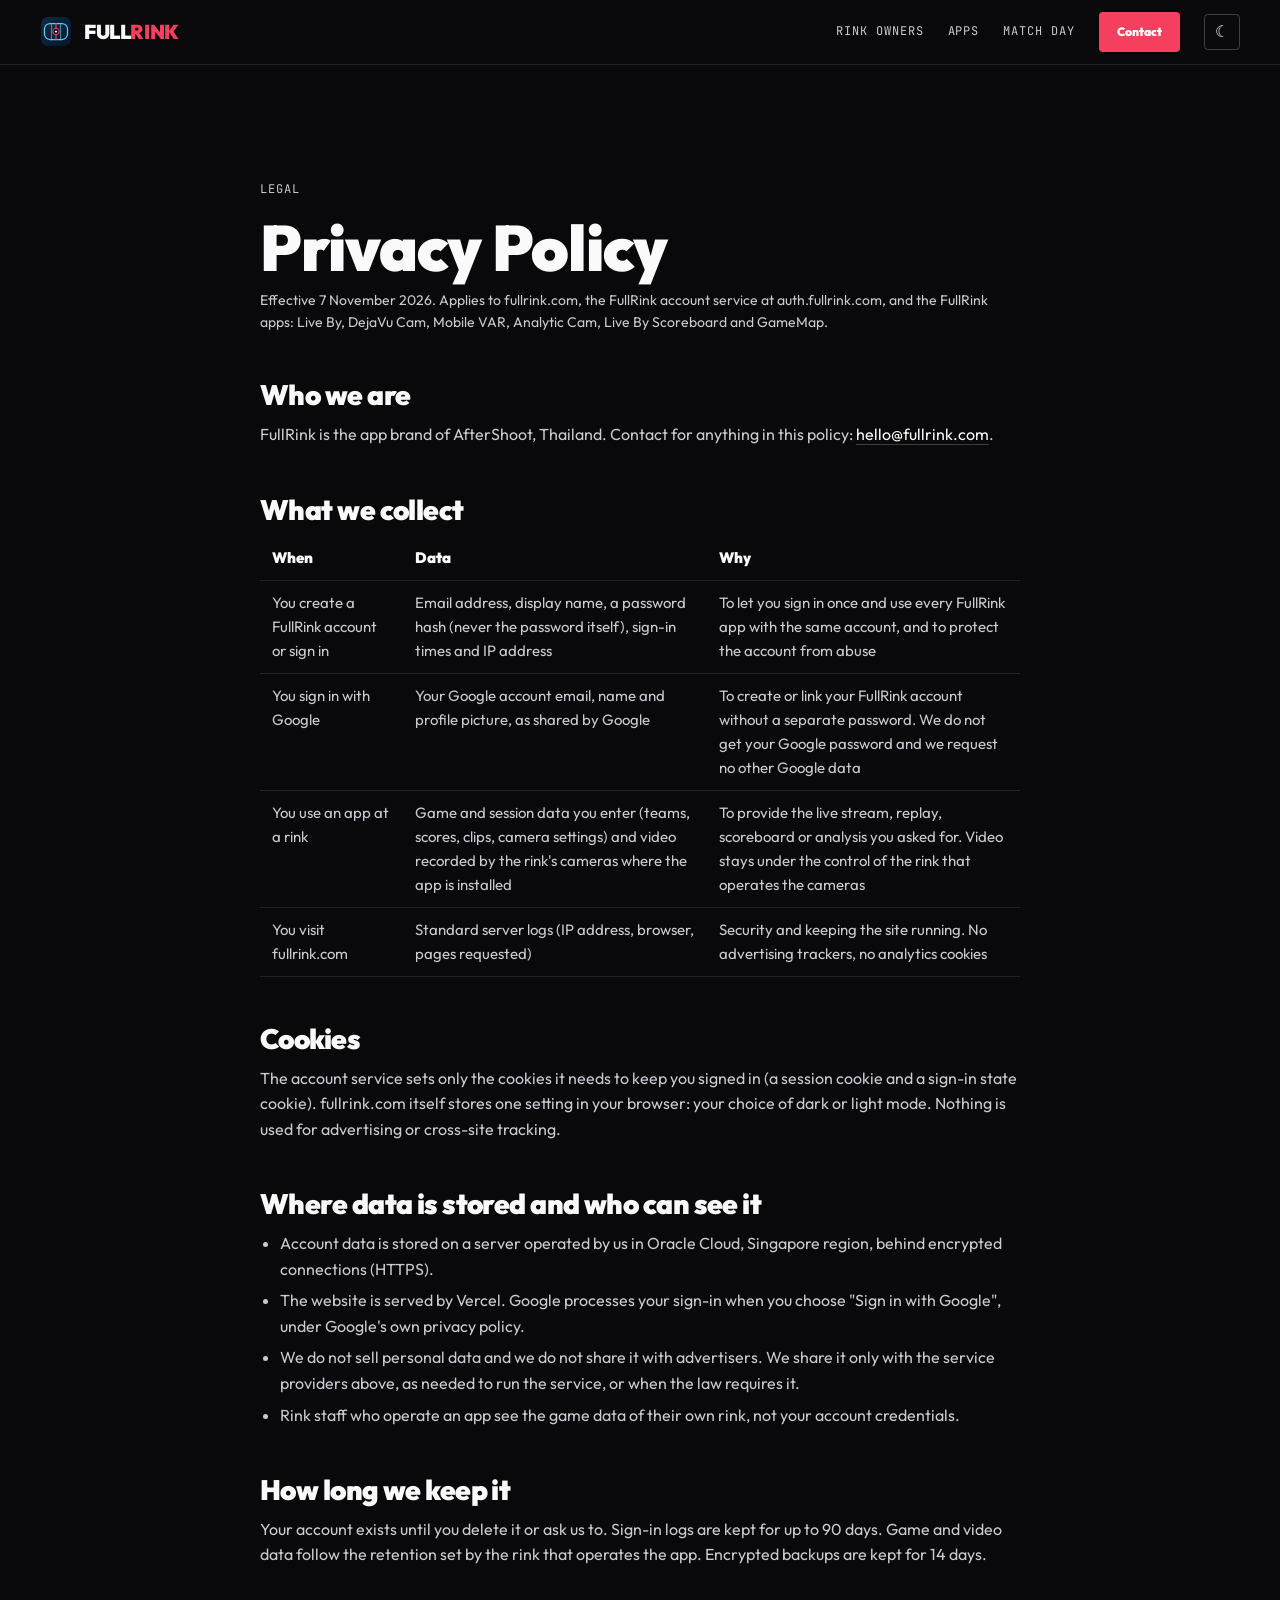
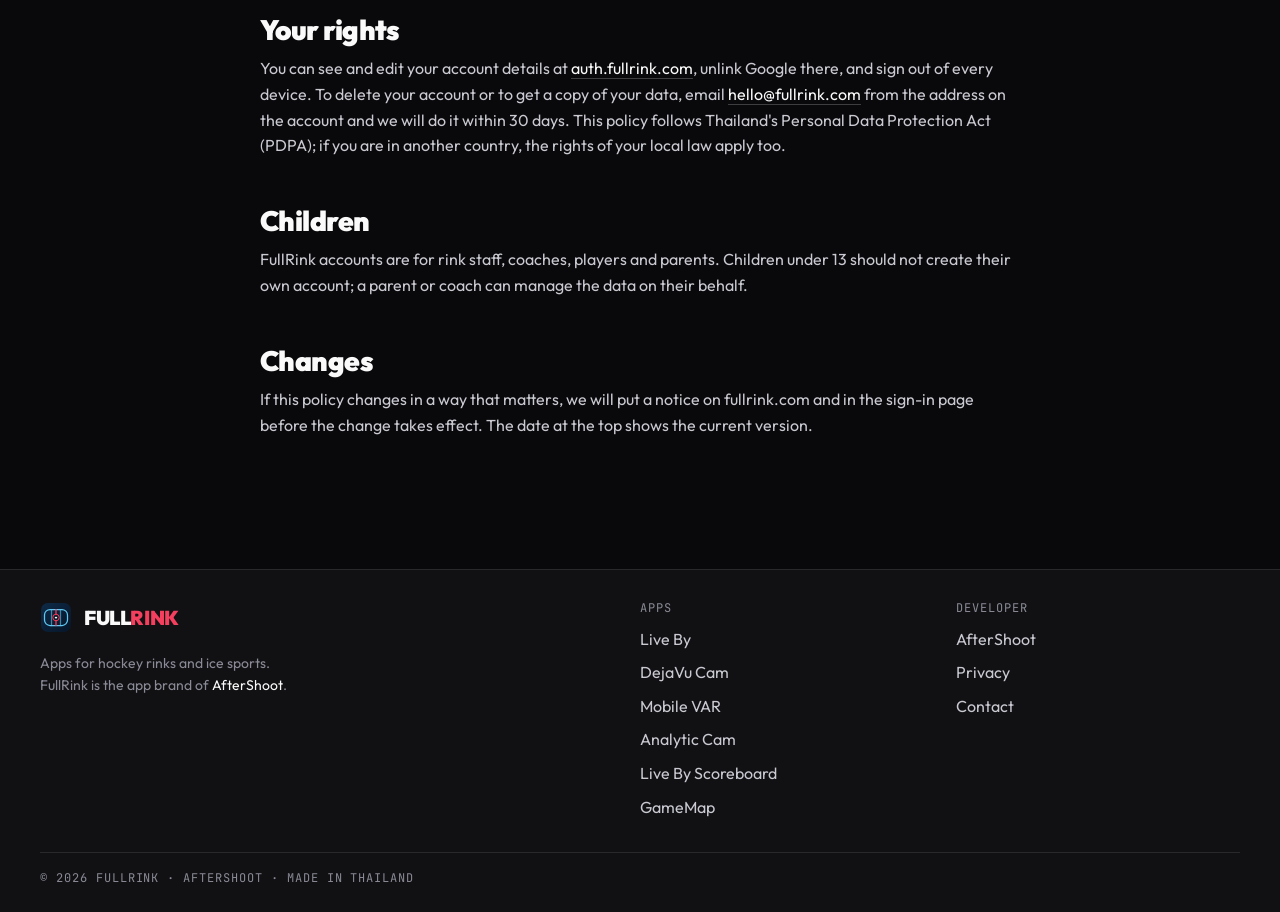
<file: privacy.html>
<!doctype html>
<html lang="en">
<head>
  <meta charset="utf-8">
  <meta name="viewport" content="width=device-width, initial-scale=1">
  <title>Privacy Policy — FullRink</title>
  <meta name="description" content="How FullRink and its apps (Live By, DejaVu Cam, Mobile VAR, Analytic Cam, Live By Scoreboard, GameMap) and the FullRink account service handle personal data.">
  <meta name="theme-color" content="#070B12">
  <meta name="robots" content="index,follow">
  <link rel="icon" href="favicon.ico" sizes="32x32">
  <link rel="icon" href="assets/icons/favicon.svg" type="image/svg+xml">
  <link rel="apple-touch-icon" href="assets/icons/apple-touch-icon.png">
  <link rel="preconnect" href="https://fonts.googleapis.com">
  <link rel="preconnect" href="https://fonts.gstatic.com" crossorigin>
  <link href="https://fonts.googleapis.com/css2?family=Outfit:wght@400;900&family=JetBrains+Mono:wght@400;700&display=swap" rel="stylesheet">
  <link rel="stylesheet" href="styles.css">
  <script>(function(){try{var t=localStorage.getItem('fullrink-theme');if(t)document.documentElement.setAttribute('data-theme',t);}catch(e){}})();</script>
  <style>
    .legal { max-width: 760px; }
    .legal h1 { font-size: clamp(36px, 6vw, 64px); margin-bottom: 8px; }
    .legal h2 { font-size: clamp(22px, 3vw, 28px); margin-top: 48px; }
    .legal p, .legal li { color: var(--text-2); line-height: 1.6; }
    .legal ul { padding-left: 20px; margin: 0 0 16px; }
    .legal li { margin-bottom: 6px; }
    .legal a { border-bottom: 1px solid var(--line-2); }
    .legal table { width: 100%; border-collapse: collapse; margin: 0 0 24px; font-size: 15px; }
    .legal th, .legal td { text-align: left; padding: 10px 12px; border-bottom: 1px solid var(--line); vertical-align: top; color: var(--text-2); }
    .legal th { color: var(--text); font-family: var(--font-display); font-weight: 900; }
  </style>
</head>
<body>
  <header class="site-header">
    <div class="container nav">
      <a class="brand" href="index.html" aria-label="FullRink home">
        <img src="assets/logo/fullrink-mark.svg" alt="" width="36" height="36">
        <span class="brand-name">Full<span class="accent">Rink</span></span>
      </a>
      <nav aria-label="Primary">
        <a href="index.html#owners">Rink owners</a>
        <a href="index.html#apps">Apps</a>
        <a href="index.html#matchday">Match day</a>
        <a class="btn btn-small" href="mailto:hello@fullrink.com?subject=Privacy question">Contact</a>
        <button class="theme-toggle" type="button" aria-label="Toggle dark or light mode"><span class="moon" aria-hidden="true">&#9790;</span><span class="sun" aria-hidden="true">&#9728;</span></button>
      </nav>
    </div>
  </header>

  <main class="section">
    <div class="container legal">
      <p class="eyebrow">Legal</p>
      <h1>Privacy Policy</h1>
      <p class="muted small">Effective 7 November 2026. Applies to fullrink.com, the FullRink account service at auth.fullrink.com, and the FullRink apps: Live By, DejaVu Cam, Mobile VAR, Analytic Cam, Live By Scoreboard and GameMap.</p>

      <h2>Who we are</h2>
      <p>FullRink is the app brand of AfterShoot, Thailand. Contact for anything in this policy: <a href="mailto:hello@fullrink.com">hello@fullrink.com</a>.</p>

      <h2>What we collect</h2>
      <table>
        <tr><th>When</th><th>Data</th><th>Why</th></tr>
        <tr><td>You create a FullRink account or sign in</td><td>Email address, display name, a password hash (never the password itself), sign-in times and IP address</td><td>To let you sign in once and use every FullRink app with the same account, and to protect the account from abuse</td></tr>
        <tr><td>You sign in with Google</td><td>Your Google account email, name and profile picture, as shared by Google</td><td>To create or link your FullRink account without a separate password. We do not get your Google password and we request no other Google data</td></tr>
        <tr><td>You use an app at a rink</td><td>Game and session data you enter (teams, scores, clips, camera settings) and video recorded by the rink's cameras where the app is installed</td><td>To provide the live stream, replay, scoreboard or analysis you asked for. Video stays under the control of the rink that operates the cameras</td></tr>
        <tr><td>You visit fullrink.com</td><td>Standard server logs (IP address, browser, pages requested)</td><td>Security and keeping the site running. No advertising trackers, no analytics cookies</td></tr>
      </table>

      <h2>Cookies</h2>
      <p>The account service sets only the cookies it needs to keep you signed in (a session cookie and a sign-in state cookie). fullrink.com itself stores one setting in your browser: your choice of dark or light mode. Nothing is used for advertising or cross-site tracking.</p>

      <h2>Where data is stored and who can see it</h2>
      <ul>
        <li>Account data is stored on a server operated by us in Oracle Cloud, Singapore region, behind encrypted connections (HTTPS).</li>
        <li>The website is served by Vercel. Google processes your sign-in when you choose "Sign in with Google", under Google's own privacy policy.</li>
        <li>We do not sell personal data and we do not share it with advertisers. We share it only with the service providers above, as needed to run the service, or when the law requires it.</li>
        <li>Rink staff who operate an app see the game data of their own rink, not your account credentials.</li>
      </ul>

      <h2>How long we keep it</h2>
      <p>Your account exists until you delete it or ask us to. Sign-in logs are kept for up to 90 days. Game and video data follow the retention set by the rink that operates the app. Encrypted backups are kept for 14 days.</p>

      <h2>Your rights</h2>
      <p>You can see and edit your account details at <a href="https://auth.fullrink.com/realms/fullrink/account">auth.fullrink.com</a>, unlink Google there, and sign out of every device. To delete your account or to get a copy of your data, email <a href="mailto:hello@fullrink.com">hello@fullrink.com</a> from the address on the account and we will do it within 30 days. This policy follows Thailand's Personal Data Protection Act (PDPA); if you are in another country, the rights of your local law apply too.</p>

      <h2>Children</h2>
      <p>FullRink accounts are for rink staff, coaches, players and parents. Children under 13 should not create their own account; a parent or coach can manage the data on their behalf.</p>

      <h2>Changes</h2>
      <p>If this policy changes in a way that matters, we will put a notice on fullrink.com and in the sign-in page before the change takes effect. The date at the top shows the current version.</p>
    </div>
  </main>

  <footer class="site-footer">
    <div class="container footer-grid">
      <div>
        <a class="brand" href="index.html" aria-label="FullRink home">
          <img src="assets/logo/fullrink-mark.svg" alt="" width="36" height="36">
          <span class="brand-name">Full<span class="accent">Rink</span></span>
        </a>
        <p class="muted small" style="margin-top:10px">Apps for hockey rinks and ice sports.<br>FullRink is the app brand of <a href="https://app.aftershoot.co.th/" target="_blank" rel="noopener">AfterShoot</a>.</p>
      </div>
      <nav aria-label="Apps" class="footer-col">
        <h4>Apps</h4>
        <a href="apps/liveby">Live By</a>
        <a href="apps/dejavucam">DejaVu Cam</a>
        <a href="apps/mobilevar">Mobile VAR</a>
        <a href="apps/analytic-cam">Analytic Cam</a>
        <a href="apps/scoreboard">Live By Scoreboard</a>
        <a href="apps/gamemap">GameMap</a>
      </nav>
      <nav aria-label="Developer" class="footer-col">
        <h4>Developer</h4>
        <a href="https://app.aftershoot.co.th/" target="_blank" rel="noopener">AfterShoot</a>
        <a href="privacy">Privacy</a>
        <a href="mailto:hello@fullrink.com">Contact</a>
      </nav>
    </div>
    <div class="container footer-bottom">
      © <span id="year">2026</span> FullRink · AfterShoot · Made in Thailand
    </div>
  </footer>
  <script>
    document.getElementById('year').textContent = new Date().getFullYear();
    document.querySelectorAll('.theme-toggle').forEach(function (b) {
      b.addEventListener('click', function () {
        var cur = document.documentElement.getAttribute('data-theme') === 'light' ? 'dark' : 'light';
        document.documentElement.setAttribute('data-theme', cur);
        try { localStorage.setItem('fullrink-theme', cur); } catch (e) {}
      });
    });
  </script>
</body>
</html>
</file>
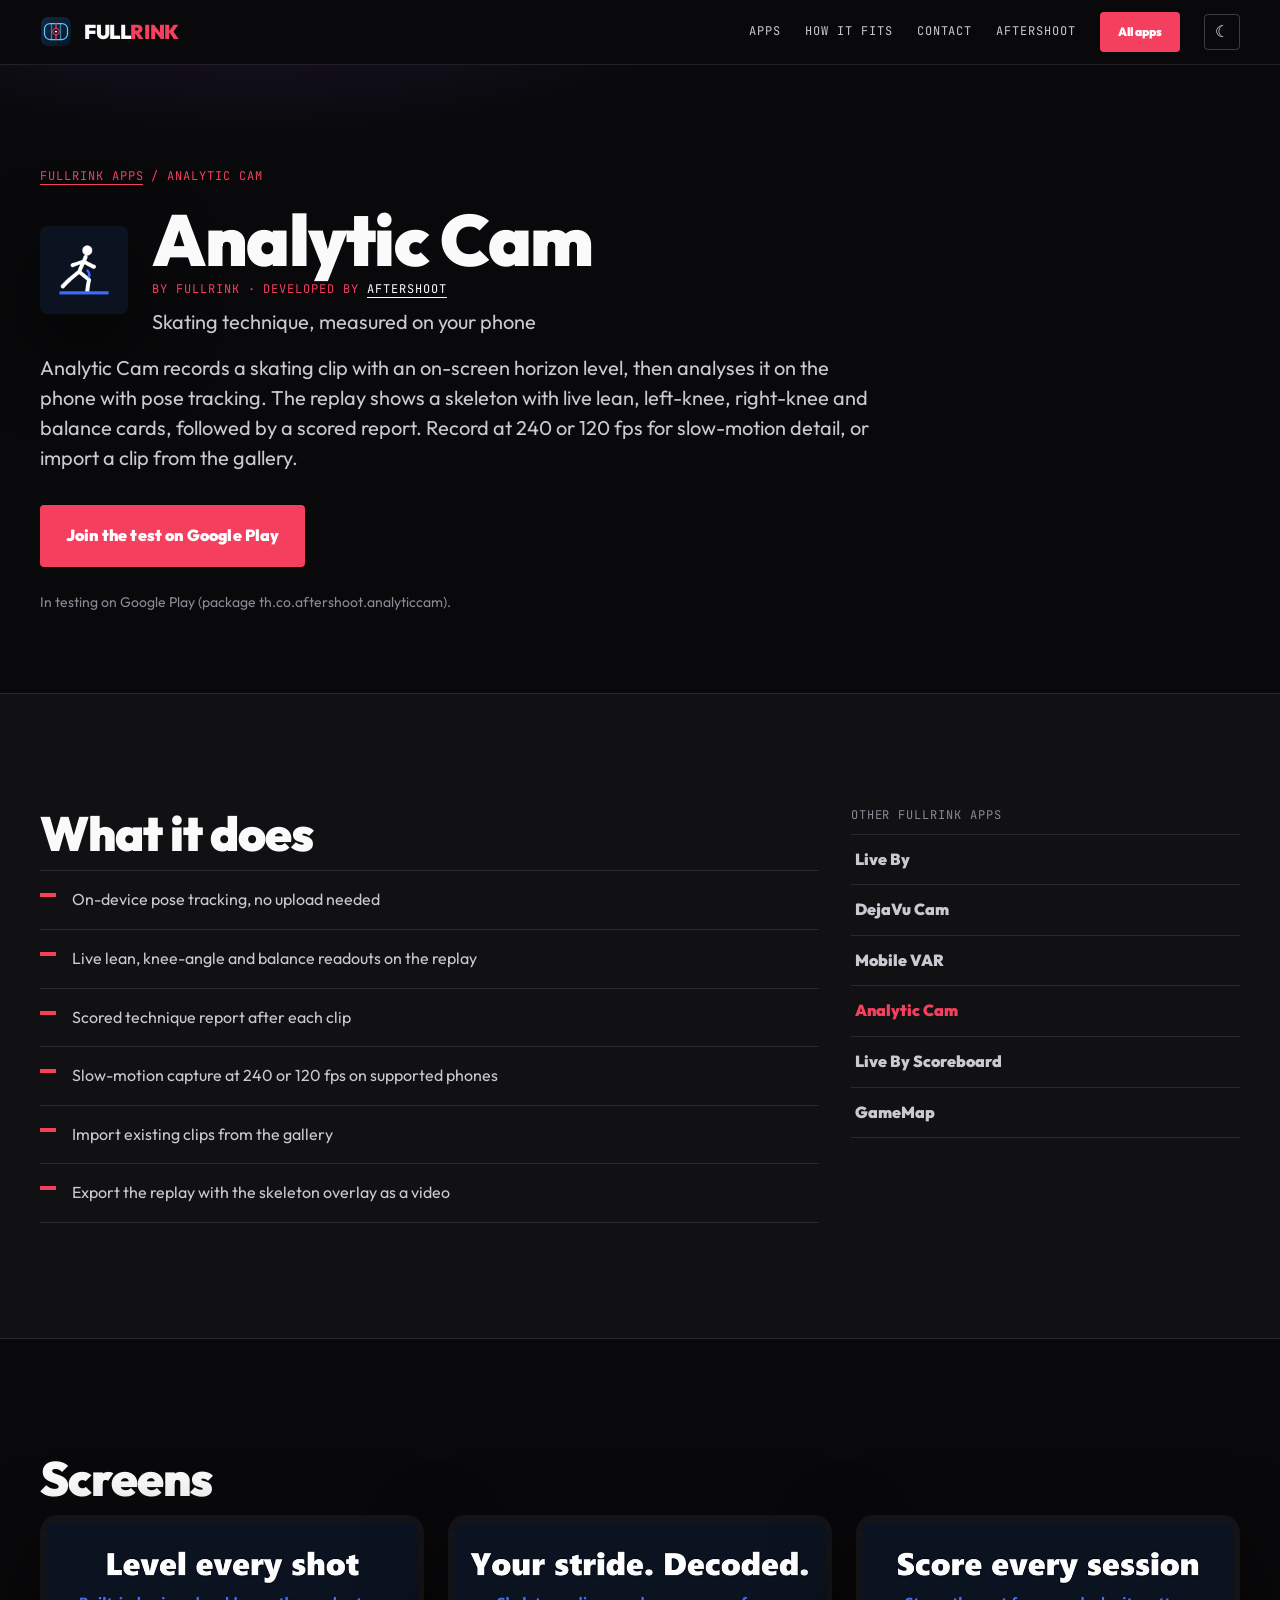
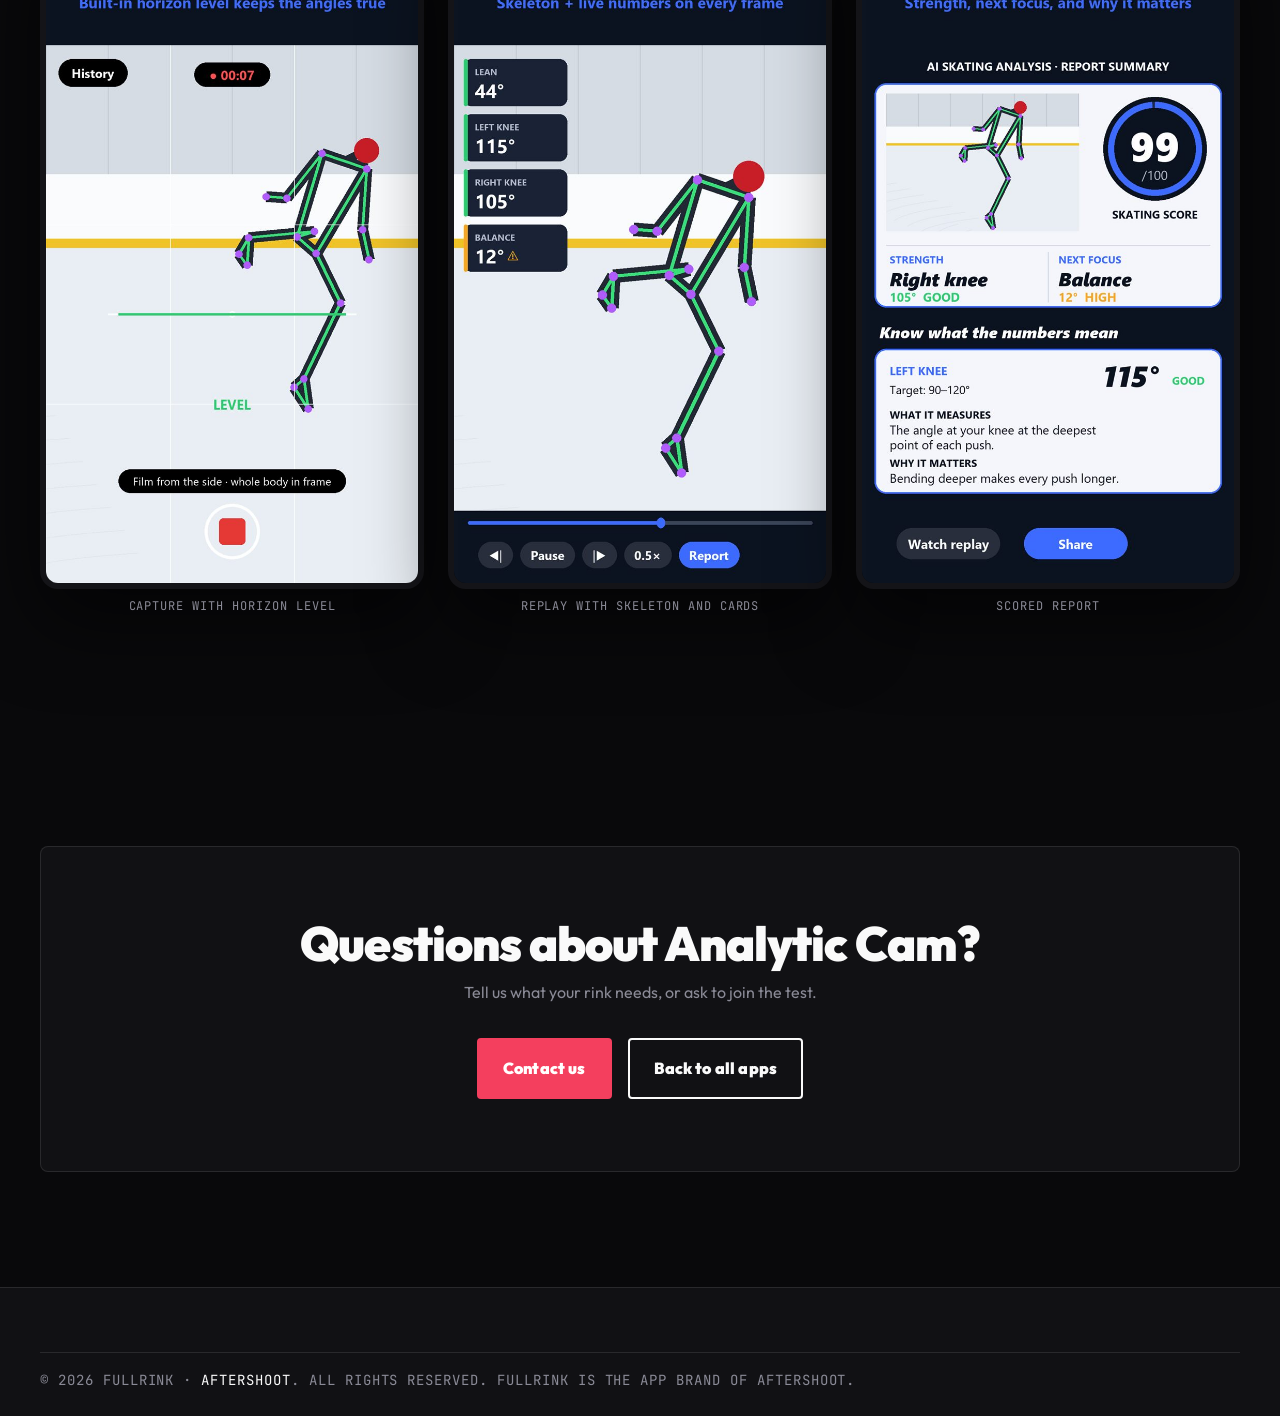
<file: apps/analytic-cam.html>
<!doctype html>
<html lang="en">
<head>
  <meta charset="utf-8">
  <meta name="viewport" content="width=device-width, initial-scale=1">
  <title>Analytic Cam — FullRink</title>
  <meta name="description" content="Skating technique, measured on your phone. Analytic Cam records a skating clip with an on-screen horizon level, then analyses it on the phone with pose tracking. The replay shows a skeleton wit">
  <meta name="theme-color" content="#071628">
  <meta property="og:title" content="Analytic Cam — FullRink">
  <meta property="og:description" content="Skating technique, measured on your phone">
  <meta property="og:image" content="https://fullrink.com/assets/logo/fullrink-mark-1200.png">
  <link rel="icon" href="../favicon.ico" sizes="32x32">
  <link rel="icon" href="../assets/icons/favicon.svg" type="image/svg+xml">
  <link rel="apple-touch-icon" href="../assets/icons/apple-touch-icon.png">
  <link rel="preconnect" href="https://fonts.googleapis.com">
  <link rel="preconnect" href="https://fonts.gstatic.com" crossorigin>
  <link href="https://fonts.googleapis.com/css2?family=Outfit:wght@400;900&family=JetBrains+Mono:wght@400;700&display=swap" rel="stylesheet">
  <link rel="stylesheet" href="../styles.css">
  <script>(function(){try{var t=localStorage.getItem('fullrink-theme');if(t)document.documentElement.setAttribute('data-theme',t);}catch(e){}})();</script>
</head>
<body>
  <header class="site-header">
    <div class="container nav">
      <a class="brand" href="../" aria-label="FullRink home">
        <img src="../assets/logo/fullrink-mark.svg" alt="" width="40" height="40">
        <span class="brand-name">Full<span class="accent">Rink</span></span>
      </a>
      <nav aria-label="Primary">
        <a href="../#apps">Apps</a>
        <a href="../#how">How it fits</a>
        <a href="../#contact">Contact</a>
        <a href="https://app.aftershoot.co.th/" target="_blank" rel="noopener">AfterShoot</a>
        <a class="btn btn-small" href="../#apps">All apps</a>
        <button class="theme-toggle" type="button" aria-label="Toggle dark or light mode"><span class="moon" aria-hidden="true">&#9790;</span><span class="sun" aria-hidden="true">&#9728;</span></button>
      </nav>
    </div>
  </header>

  <main>
    <section class="hero app-hero">
      <div class="container">
        <p class="eyebrow"><a href="../#apps">FullRink apps</a> / Analytic Cam</p>
        <div class="app-head">
          <img class="app-icon" src="../assets/apps/analytic-cam/icon-512.png" alt="" width="96" height="96">
          <div>
            <h1>Analytic Cam</h1>
            <p class="by">by FullRink · developed by <a href="https://app.aftershoot.co.th/" target="_blank" rel="noopener">AfterShoot</a></p>
            <p class="lead">Skating technique, measured on your phone</p>
            
          </div>
        </div>
        <p class="lead app-summary">Analytic Cam records a skating clip with an on-screen horizon level, then analyses it on the phone with pose tracking. The replay shows a skeleton with live lean, left-knee, right-knee and balance cards, followed by a scored report. Record at 240 or 120 fps for slow-motion detail, or import a clip from the gallery.</p>
        <div class="hero-actions">
<a class="btn" href="https://play.google.com/apps/testing/th.co.aftershoot.analyticcam" target=_blank rel=noopener>Join the test on Google Play</a>
        </div>
        <p class="muted small">In testing on Google Play (package th.co.aftershoot.analyticcam).</p>
        
      </div>
    </section>

    <section class="section section-alt">
      <div class="container app-grid">
        <div>
          <h2>What it does</h2>
          <ul class="features">
<li>On-device pose tracking, no upload needed</li>
<li>Live lean, knee-angle and balance readouts on the replay</li>
<li>Scored technique report after each clip</li>
<li>Slow-motion capture at 240 or 120 fps on supported phones</li>
<li>Import existing clips from the gallery</li>
<li>Export the replay with the skeleton overlay as a video</li>
          </ul>
        </div>
        <aside class="app-side">
          <h3>Other FullRink apps</h3>
          <nav class="app-nav" aria-label="FullRink apps">
<a href="liveby">Live By</a>
<a href="dejavucam">DejaVu Cam</a>
<a href="mobilevar">Mobile VAR</a>
<a href="analytic-cam" aria-current=page>Analytic Cam</a>
<a href="scoreboard">Live By Scoreboard</a>
<a href="gamemap">GameMap</a>
          </nav>
        </aside>
      </div>
    </section>

    
    <section class="section app-shots"><div class="container"><h2>Screens</h2><div class="shots"><figure><img src="../assets/apps/analytic-cam/screenshot-1-capture.jpg" alt="Capture with horizon level" loading="lazy"><figcaption>Capture with horizon level</figcaption></figure>
<figure><img src="../assets/apps/analytic-cam/screenshot-2-replay.jpg" alt="Replay with skeleton and cards" loading="lazy"><figcaption>Replay with skeleton and cards</figcaption></figure>
<figure><img src="../assets/apps/analytic-cam/screenshot-3-report.jpg" alt="Scored report" loading="lazy"><figcaption>Scored report</figcaption></figure>
</div></div></section>

    <section class="section cta">
      <div class="container cta-box">
        <h2>Questions about Analytic Cam?</h2>
        <p class="muted">Tell us what your rink needs, or ask to join the test.</p>
        <div class="hero-actions">
          <a class="btn" href="mailto:hello@fullrink.com?subject=analytic cam">Contact us</a>
          <a class="btn btn-ghost" href="../#apps">Back to all apps</a>
        </div>
      </div>
    </section>
  </main>

  <footer class="site-footer">
    <div class="container footer-bottom">
      <span class="muted small">&copy; <span id="year">2026</span> FullRink · <a href="https://app.aftershoot.co.th/" target="_blank" rel="noopener">AfterShoot</a>. All rights reserved. FullRink is the app brand of AfterShoot.</span>
    </div>
  </footer>
  <script>
    document.getElementById('year').textContent = new Date().getFullYear();
    document.querySelectorAll('.theme-toggle').forEach(function (b) {
      b.addEventListener('click', function () {
        var r = document.documentElement;
        var cur = r.getAttribute('data-theme') || 'dark';
        var next = cur === 'light' ? 'dark' : 'light';
        r.setAttribute('data-theme', next);
        try { localStorage.setItem('fullrink-theme', next); } catch (e) {}
      });
    });
  </script>
</body>
</html>
</file>
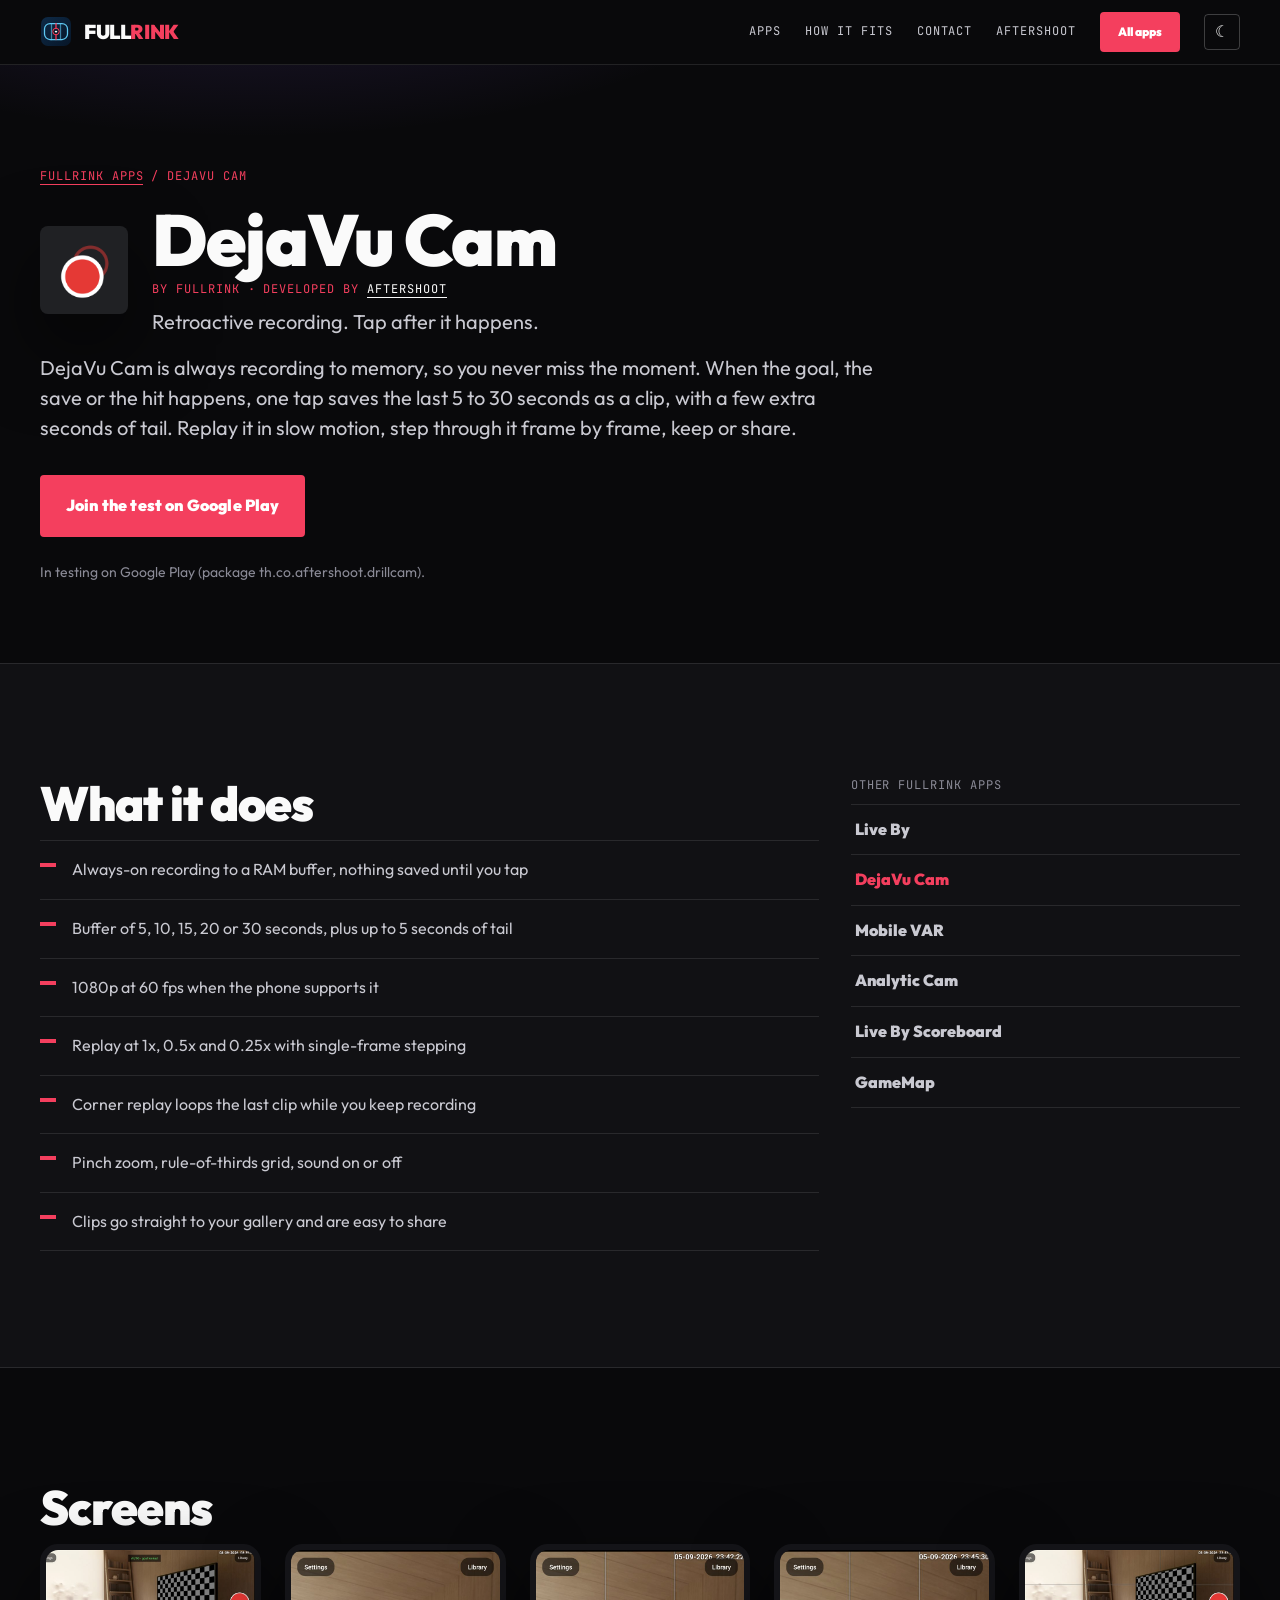
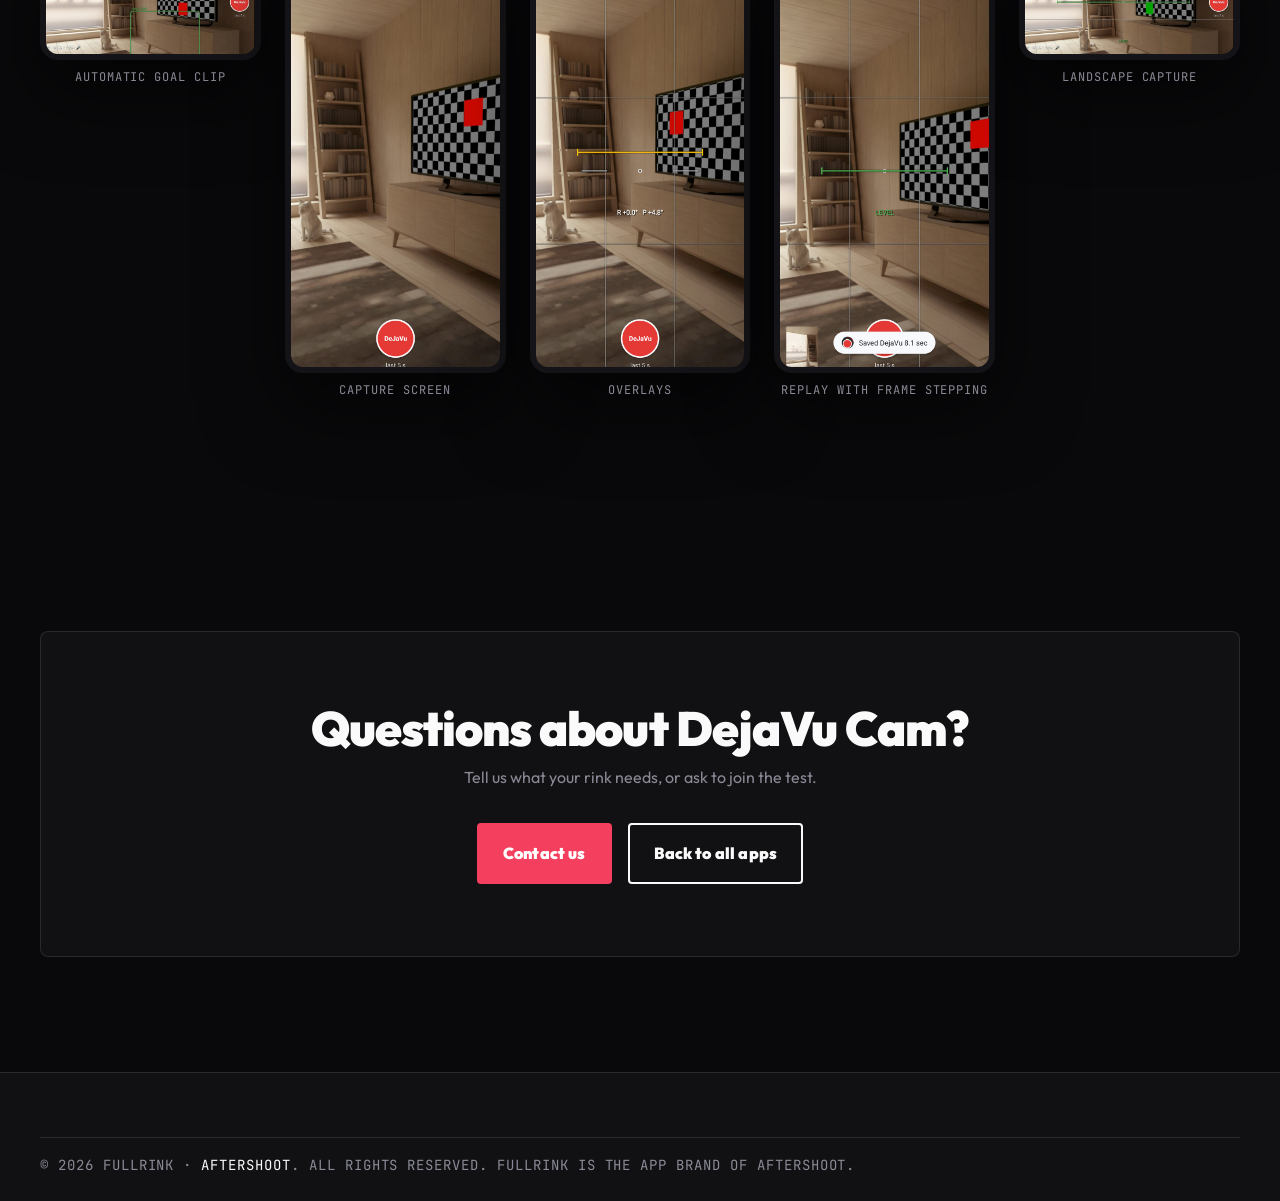
<file: apps/dejavucam.html>
<!doctype html>
<html lang="en">
<head>
  <meta charset="utf-8">
  <meta name="viewport" content="width=device-width, initial-scale=1">
  <title>DejaVu Cam — FullRink</title>
  <meta name="description" content="Retroactive recording. Tap after it happens.. DejaVu Cam is always recording to memory, so you never miss the moment. When the goal, the save or the hit happens, one tap saves the last 5 to 30 seco">
  <meta name="theme-color" content="#071628">
  <meta property="og:title" content="DejaVu Cam — FullRink">
  <meta property="og:description" content="Retroactive recording. Tap after it happens.">
  <meta property="og:image" content="https://fullrink.com/assets/logo/fullrink-mark-1200.png">
  <link rel="icon" href="../favicon.ico" sizes="32x32">
  <link rel="icon" href="../assets/icons/favicon.svg" type="image/svg+xml">
  <link rel="apple-touch-icon" href="../assets/icons/apple-touch-icon.png">
  <link rel="preconnect" href="https://fonts.googleapis.com">
  <link rel="preconnect" href="https://fonts.gstatic.com" crossorigin>
  <link href="https://fonts.googleapis.com/css2?family=Outfit:wght@400;900&family=JetBrains+Mono:wght@400;700&display=swap" rel="stylesheet">
  <link rel="stylesheet" href="../styles.css">
  <script>(function(){try{var t=localStorage.getItem('fullrink-theme');if(t)document.documentElement.setAttribute('data-theme',t);}catch(e){}})();</script>
</head>
<body>
  <header class="site-header">
    <div class="container nav">
      <a class="brand" href="../" aria-label="FullRink home">
        <img src="../assets/logo/fullrink-mark.svg" alt="" width="40" height="40">
        <span class="brand-name">Full<span class="accent">Rink</span></span>
      </a>
      <nav aria-label="Primary">
        <a href="../#apps">Apps</a>
        <a href="../#how">How it fits</a>
        <a href="../#contact">Contact</a>
        <a href="https://app.aftershoot.co.th/" target="_blank" rel="noopener">AfterShoot</a>
        <a class="btn btn-small" href="../#apps">All apps</a>
        <button class="theme-toggle" type="button" aria-label="Toggle dark or light mode"><span class="moon" aria-hidden="true">&#9790;</span><span class="sun" aria-hidden="true">&#9728;</span></button>
      </nav>
    </div>
  </header>

  <main>
    <section class="hero app-hero">
      <div class="container">
        <p class="eyebrow"><a href="../#apps">FullRink apps</a> / DejaVu Cam</p>
        <div class="app-head">
          <img class="app-icon" src="../assets/apps/dejavucam/icon-512.png" alt="" width="96" height="96">
          <div>
            <h1>DejaVu Cam</h1>
            <p class="by">by FullRink · developed by <a href="https://app.aftershoot.co.th/" target="_blank" rel="noopener">AfterShoot</a></p>
            <p class="lead">Retroactive recording. Tap after it happens.</p>
            
          </div>
        </div>
        <p class="lead app-summary">DejaVu Cam is always recording to memory, so you never miss the moment. When the goal, the save or the hit happens, one tap saves the last 5 to 30 seconds as a clip, with a few extra seconds of tail. Replay it in slow motion, step through it frame by frame, keep or share.</p>
        <div class="hero-actions">
<a class="btn" href="https://play.google.com/apps/testing/th.co.aftershoot.drillcam" target=_blank rel=noopener>Join the test on Google Play</a>
        </div>
        <p class="muted small">In testing on Google Play (package th.co.aftershoot.drillcam).</p>
        
      </div>
    </section>

    <section class="section section-alt">
      <div class="container app-grid">
        <div>
          <h2>What it does</h2>
          <ul class="features">
<li>Always-on recording to a RAM buffer, nothing saved until you tap</li>
<li>Buffer of 5, 10, 15, 20 or 30 seconds, plus up to 5 seconds of tail</li>
<li>1080p at 60 fps when the phone supports it</li>
<li>Replay at 1x, 0.5x and 0.25x with single-frame stepping</li>
<li>Corner replay loops the last clip while you keep recording</li>
<li>Pinch zoom, rule-of-thirds grid, sound on or off</li>
<li>Clips go straight to your gallery and are easy to share</li>
          </ul>
        </div>
        <aside class="app-side">
          <h3>Other FullRink apps</h3>
          <nav class="app-nav" aria-label="FullRink apps">
<a href="liveby">Live By</a>
<a href="dejavucam" aria-current=page>DejaVu Cam</a>
<a href="mobilevar">Mobile VAR</a>
<a href="analytic-cam">Analytic Cam</a>
<a href="scoreboard">Live By Scoreboard</a>
<a href="gamemap">GameMap</a>
          </nav>
        </aside>
      </div>
    </section>

    
    <section class="section app-shots"><div class="container"><h2>Screens</h2><div class="shots"><figure><img src="../assets/apps/dejavucam/store-0-auto-goal.jpg" alt="Automatic goal clip" loading="lazy"><figcaption>Automatic goal clip</figcaption></figure>
<figure><img src="../assets/apps/dejavucam/store-1-capture.jpg" alt="Capture screen" loading="lazy"><figcaption>Capture screen</figcaption></figure>
<figure><img src="../assets/apps/dejavucam/store-2-overlays.jpg" alt="Overlays" loading="lazy"><figcaption>Overlays</figcaption></figure>
<figure><img src="../assets/apps/dejavucam/store-3-replay.jpg" alt="Replay with frame stepping" loading="lazy"><figcaption>Replay with frame stepping</figcaption></figure>
<figure><img src="../assets/apps/dejavucam/store-4-landscape.jpg" alt="Landscape capture" loading="lazy"><figcaption>Landscape capture</figcaption></figure>
</div></div></section>

    <section class="section cta">
      <div class="container cta-box">
        <h2>Questions about DejaVu Cam?</h2>
        <p class="muted">Tell us what your rink needs, or ask to join the test.</p>
        <div class="hero-actions">
          <a class="btn" href="mailto:hello@fullrink.com?subject=dejavucam">Contact us</a>
          <a class="btn btn-ghost" href="../#apps">Back to all apps</a>
        </div>
      </div>
    </section>
  </main>

  <footer class="site-footer">
    <div class="container footer-bottom">
      <span class="muted small">&copy; <span id="year">2026</span> FullRink · <a href="https://app.aftershoot.co.th/" target="_blank" rel="noopener">AfterShoot</a>. All rights reserved. FullRink is the app brand of AfterShoot.</span>
    </div>
  </footer>
  <script>
    document.getElementById('year').textContent = new Date().getFullYear();
    document.querySelectorAll('.theme-toggle').forEach(function (b) {
      b.addEventListener('click', function () {
        var r = document.documentElement;
        var cur = r.getAttribute('data-theme') || 'dark';
        var next = cur === 'light' ? 'dark' : 'light';
        r.setAttribute('data-theme', next);
        try { localStorage.setItem('fullrink-theme', next); } catch (e) {}
      });
    });
  </script>
</body>
</html>
</file>
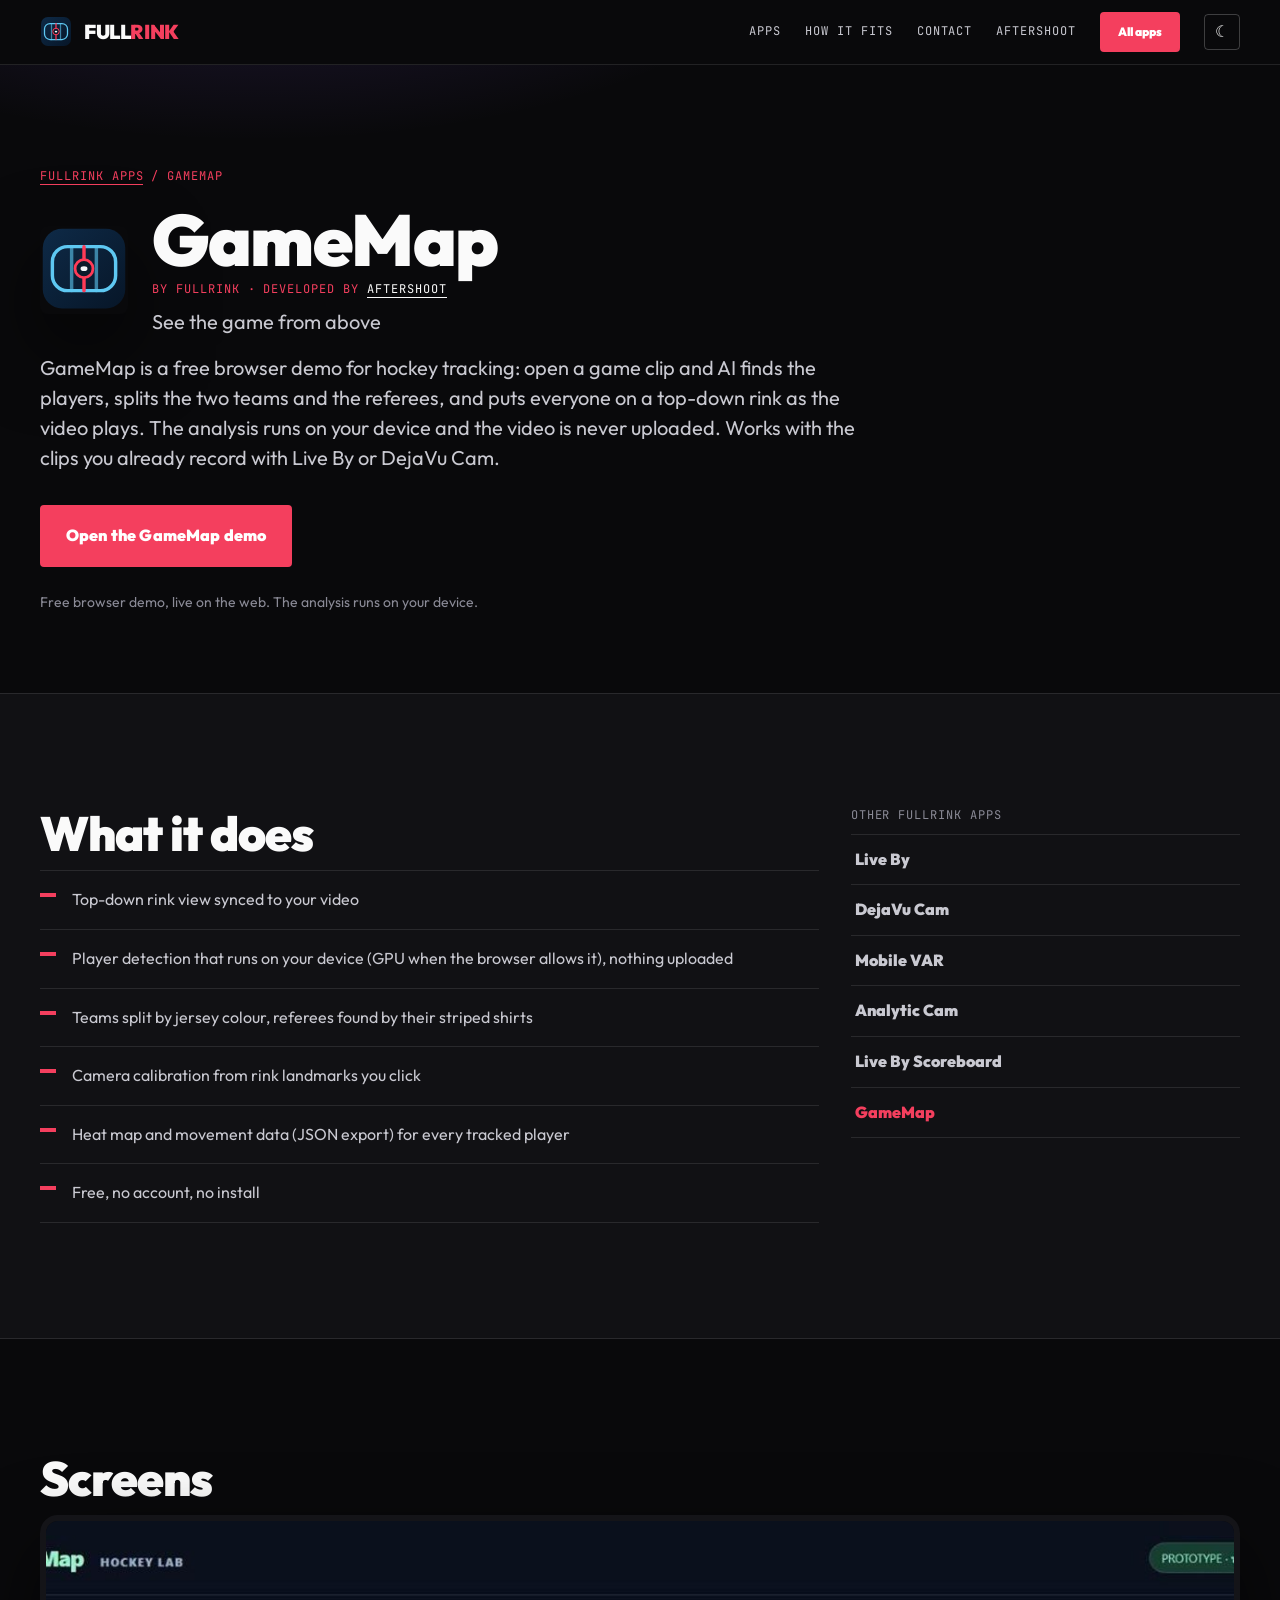
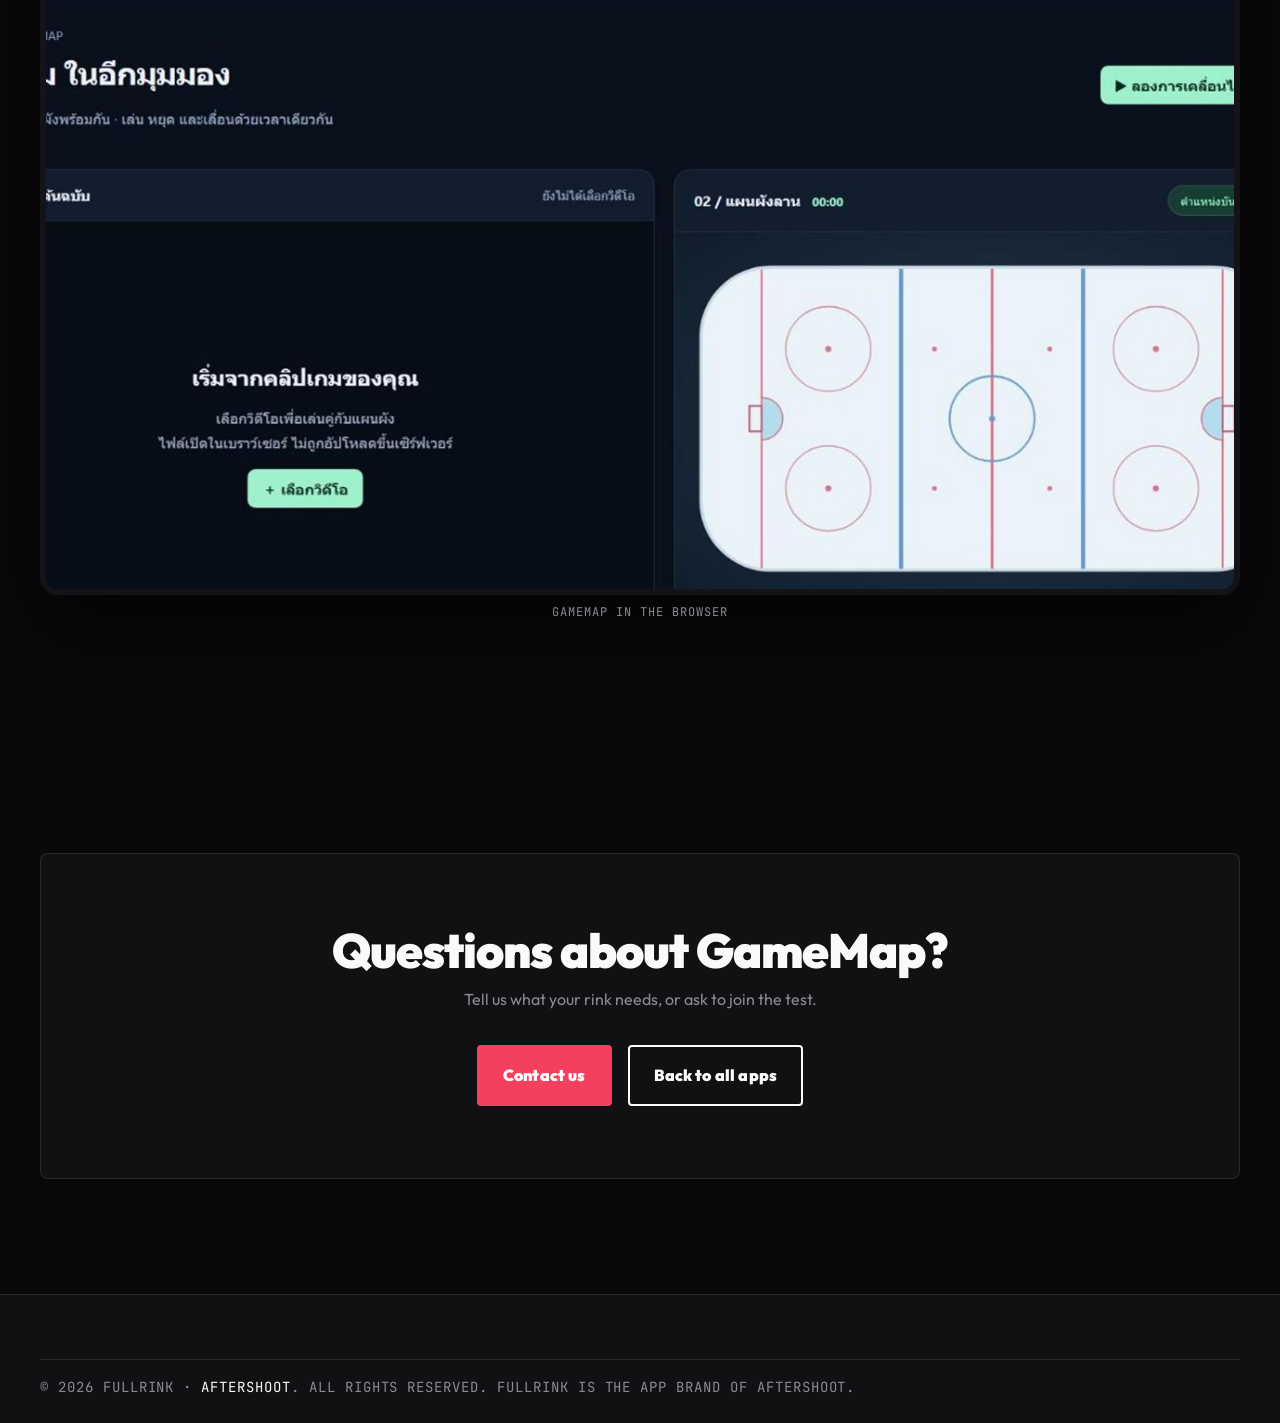
<file: apps/gamemap.html>
<!doctype html>
<html lang="en">
<head>
  <meta charset="utf-8">
  <meta name="viewport" content="width=device-width, initial-scale=1">
  <title>GameMap — FullRink</title>
  <meta name="description" content="See the game from above. GameMap is a free browser demo for hockey tracking: open a game clip and AI finds the players, splits the two teams and the referees, and puts everyon">
  <meta name="theme-color" content="#071628">
  <meta property="og:title" content="GameMap — FullRink">
  <meta property="og:description" content="See the game from above">
  <meta property="og:image" content="https://fullrink.com/assets/logo/fullrink-mark-1200.png">
  <link rel="icon" href="../favicon.ico" sizes="32x32">
  <link rel="icon" href="../assets/icons/favicon.svg" type="image/svg+xml">
  <link rel="apple-touch-icon" href="../assets/icons/apple-touch-icon.png">
  <link rel="preconnect" href="https://fonts.googleapis.com">
  <link rel="preconnect" href="https://fonts.gstatic.com" crossorigin>
  <link href="https://fonts.googleapis.com/css2?family=Outfit:wght@400;900&family=JetBrains+Mono:wght@400;700&display=swap" rel="stylesheet">
  <link rel="stylesheet" href="../styles.css">
  <script>(function(){try{var t=localStorage.getItem('fullrink-theme');if(t)document.documentElement.setAttribute('data-theme',t);}catch(e){}})();</script>
</head>
<body>
  <header class="site-header">
    <div class="container nav">
      <a class="brand" href="../" aria-label="FullRink home">
        <img src="../assets/logo/fullrink-mark.svg" alt="" width="40" height="40">
        <span class="brand-name">Full<span class="accent">Rink</span></span>
      </a>
      <nav aria-label="Primary">
        <a href="../#apps">Apps</a>
        <a href="../#how">How it fits</a>
        <a href="../#contact">Contact</a>
        <a href="https://app.aftershoot.co.th/" target="_blank" rel="noopener">AfterShoot</a>
        <a class="btn btn-small" href="../#apps">All apps</a>
        <button class="theme-toggle" type="button" aria-label="Toggle dark or light mode"><span class="moon" aria-hidden="true">&#9790;</span><span class="sun" aria-hidden="true">&#9728;</span></button>
      </nav>
    </div>
  </header>

  <main>
    <section class="hero app-hero">
      <div class="container">
        <p class="eyebrow"><a href="../#apps">FullRink apps</a> / GameMap</p>
        <div class="app-head">
          <img class="app-icon" src="../assets/logo/fullrink-mark.svg" alt="" width="96" height="96">
          <div>
            <h1>GameMap</h1>
            <p class="by">by FullRink · developed by <a href="https://app.aftershoot.co.th/" target="_blank" rel="noopener">AfterShoot</a></p>
            <p class="lead">See the game from above</p>
            
          </div>
        </div>
        <p class="lead app-summary">GameMap is a free browser demo for hockey tracking: open a game clip and AI finds the players, splits the two teams and the referees, and puts everyone on a top-down rink as the video plays. The analysis runs on your device and the video is never uploaded. Works with the clips you already record with Live By or DejaVu Cam.</p>
        <div class="hero-actions">
<a class="btn" href="../gamemap">Open the GameMap demo</a>
        </div>
        <p class="muted small">Free browser demo, live on the web. The analysis runs on your device.</p>
        
      </div>
    </section>

    <section class="section section-alt">
      <div class="container app-grid">
        <div>
          <h2>What it does</h2>
          <ul class="features">
<li>Top-down rink view synced to your video</li>
<li>Player detection that runs on your device (GPU when the browser allows it), nothing uploaded</li>
<li>Teams split by jersey colour, referees found by their striped shirts</li>
<li>Camera calibration from rink landmarks you click</li>
<li>Heat map and movement data (JSON export) for every tracked player</li>
<li>Free, no account, no install</li>
          </ul>
        </div>
        <aside class="app-side">
          <h3>Other FullRink apps</h3>
          <nav class="app-nav" aria-label="FullRink apps">
<a href="liveby">Live By</a>
<a href="dejavucam">DejaVu Cam</a>
<a href="mobilevar">Mobile VAR</a>
<a href="analytic-cam">Analytic Cam</a>
<a href="scoreboard">Live By Scoreboard</a>
<a href="gamemap" aria-current=page>GameMap</a>
          </nav>
        </aside>
      </div>
    </section>

    
    <section class="section app-shots"><div class="container"><h2>Screens</h2><div class="shots"><figure><img src="../assets/apps/gamemap/gamemap-web.jpg" alt="GameMap in the browser" loading="lazy"><figcaption>GameMap in the browser</figcaption></figure>
</div></div></section>

    <section class="section cta">
      <div class="container cta-box">
        <h2>Questions about GameMap?</h2>
        <p class="muted">Tell us what your rink needs, or ask to join the test.</p>
        <div class="hero-actions">
          <a class="btn" href="mailto:hello@fullrink.com?subject=GameMap">Contact us</a>
          <a class="btn btn-ghost" href="../#apps">Back to all apps</a>
        </div>
      </div>
    </section>
  </main>

  <footer class="site-footer">
    <div class="container footer-bottom">
      <span class="muted small">&copy; <span id="year">2026</span> FullRink · <a href="https://app.aftershoot.co.th/" target="_blank" rel="noopener">AfterShoot</a>. All rights reserved. FullRink is the app brand of AfterShoot.</span>
    </div>
  </footer>
  <script>
    document.getElementById('year').textContent = new Date().getFullYear();
    document.querySelectorAll('.theme-toggle').forEach(function (b) {
      b.addEventListener('click', function () {
        var r = document.documentElement;
        var cur = r.getAttribute('data-theme') || 'dark';
        var next = cur === 'light' ? 'dark' : 'light';
        r.setAttribute('data-theme', next);
        try { localStorage.setItem('fullrink-theme', next); } catch (e) {}
      });
    });
  </script>
</body>
</html>
</file>
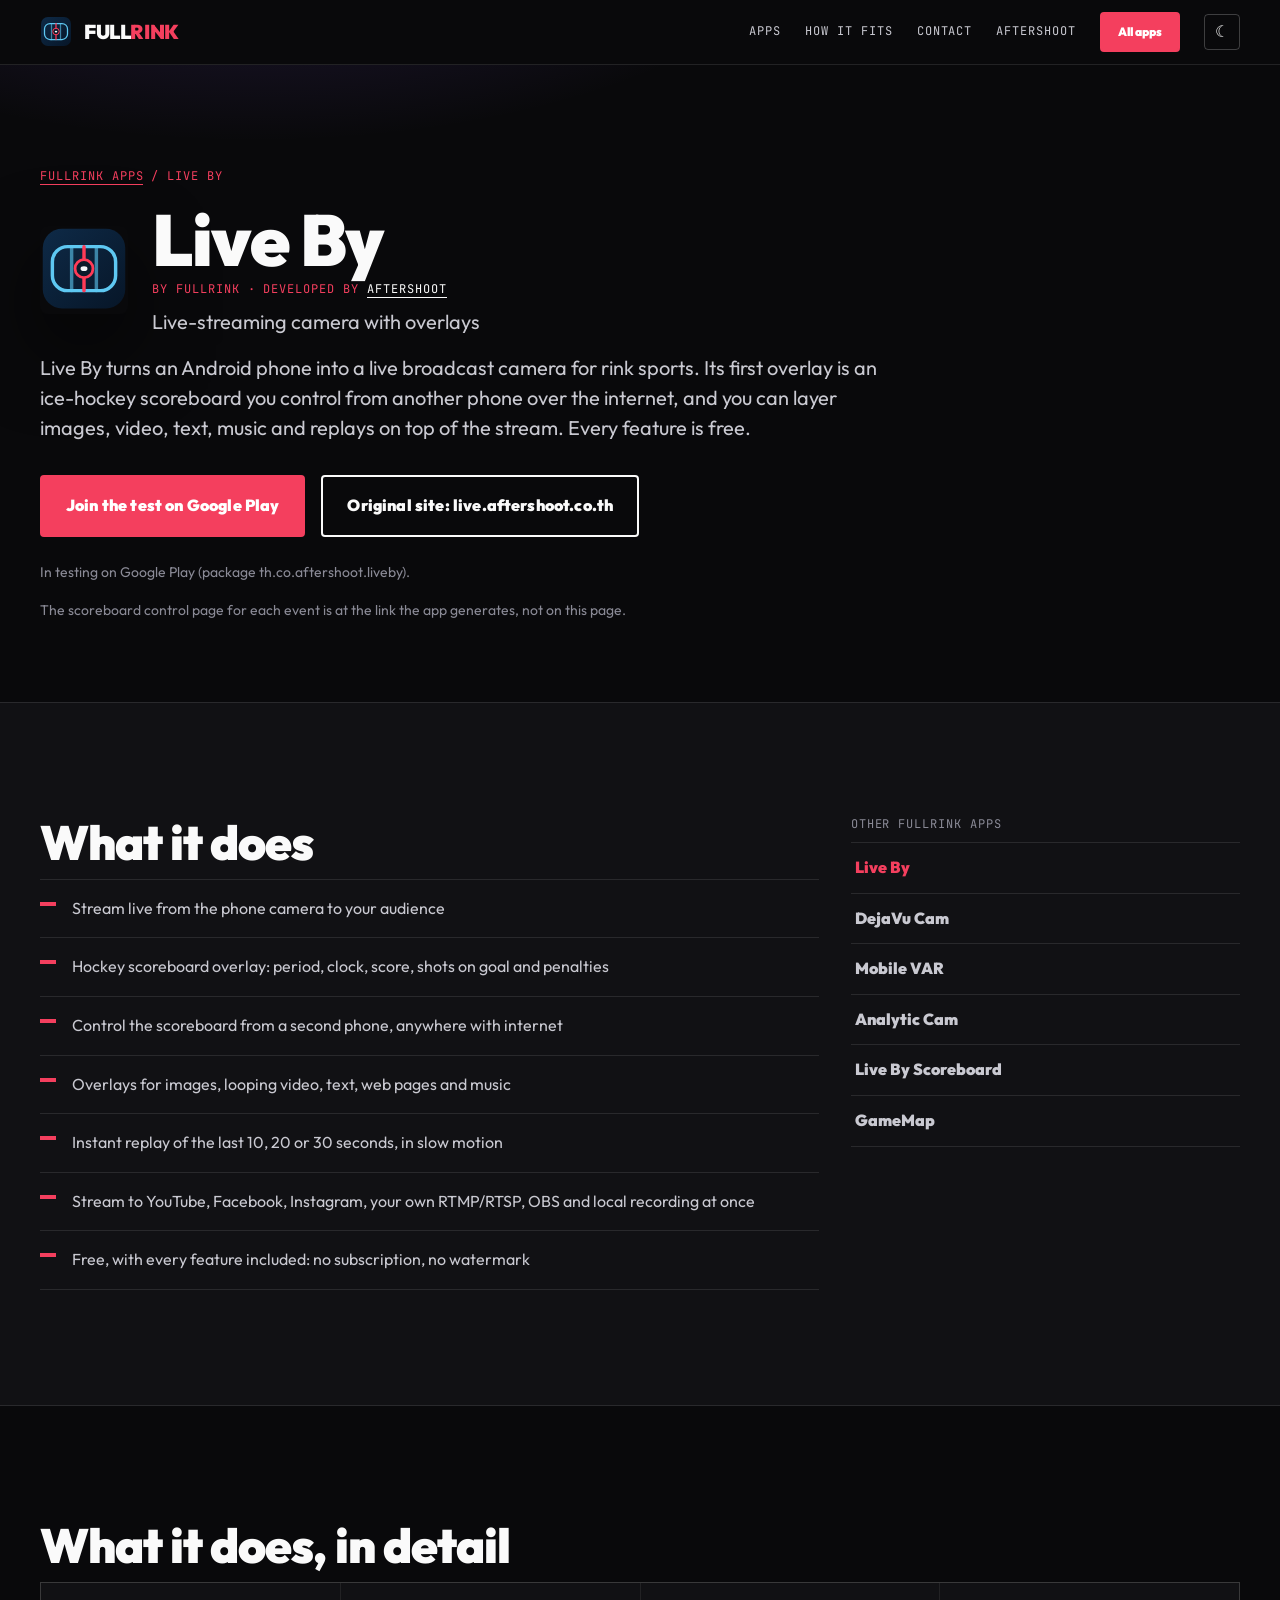
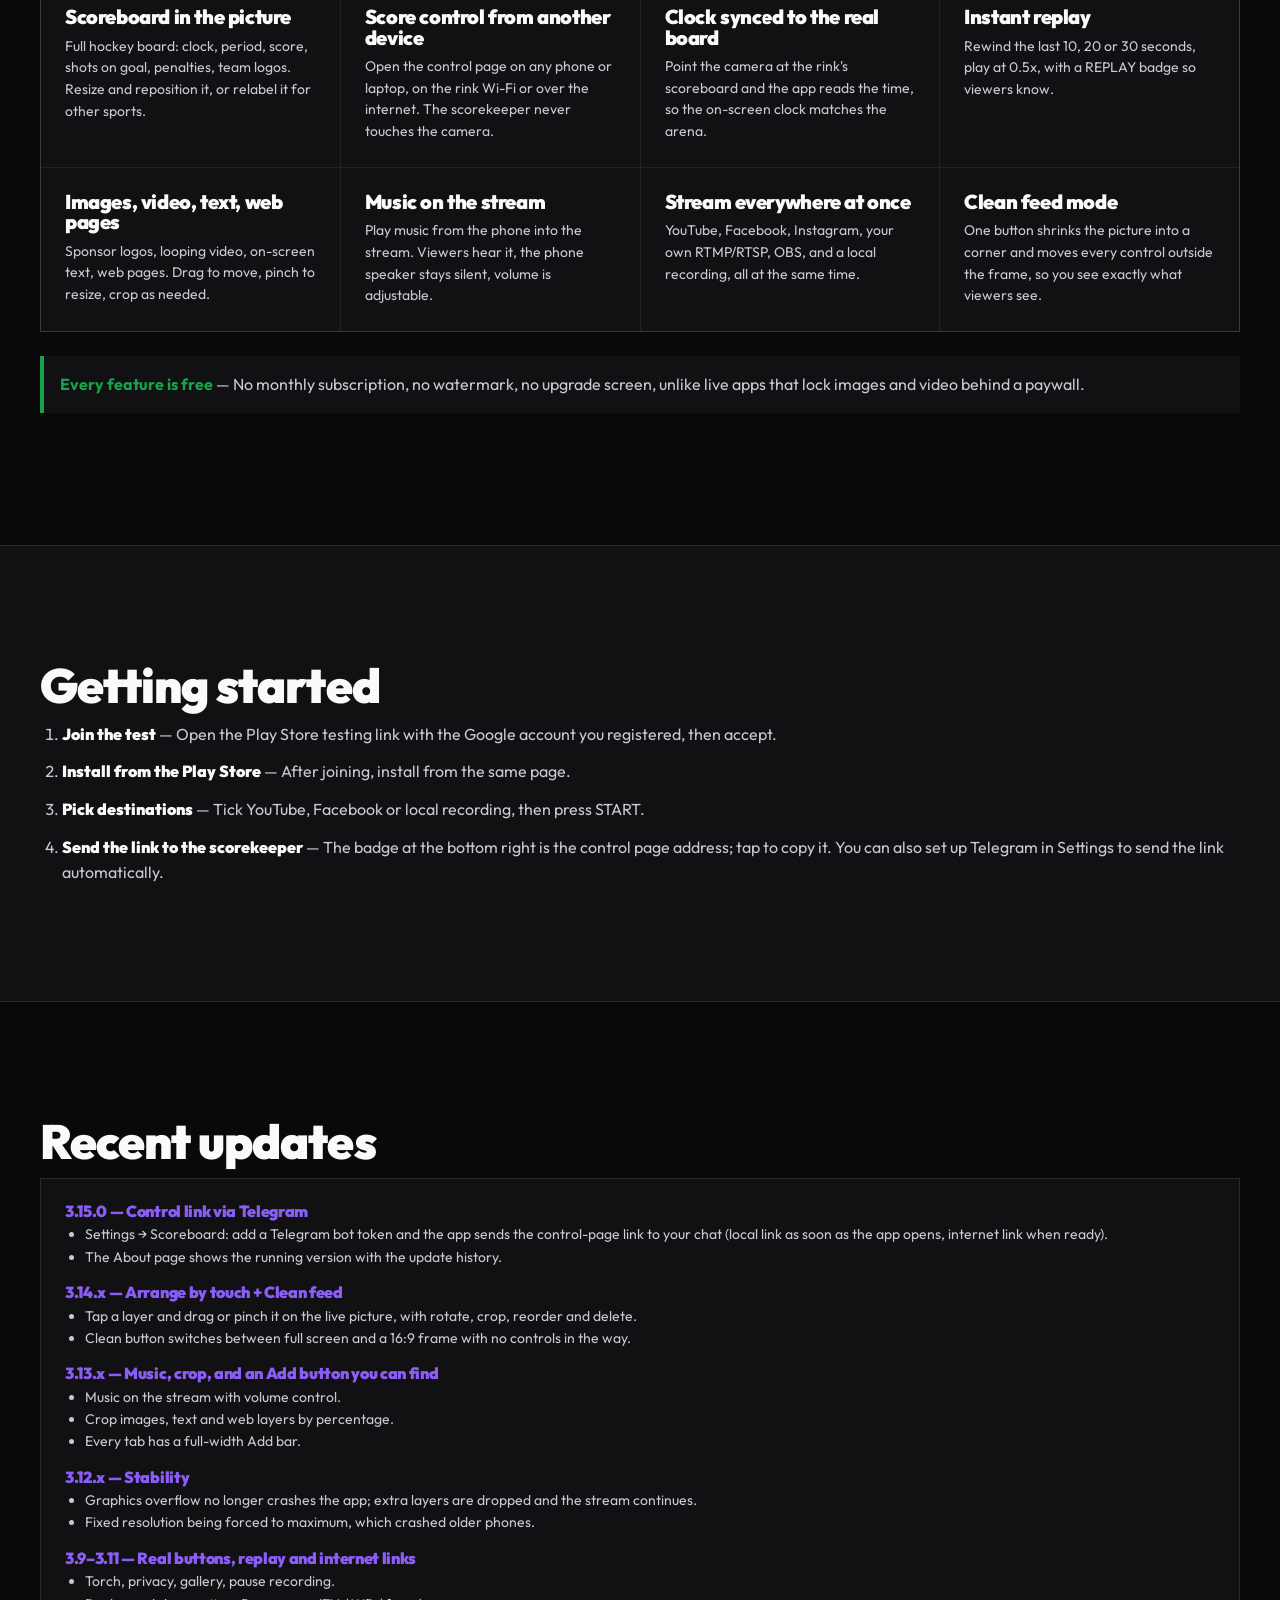
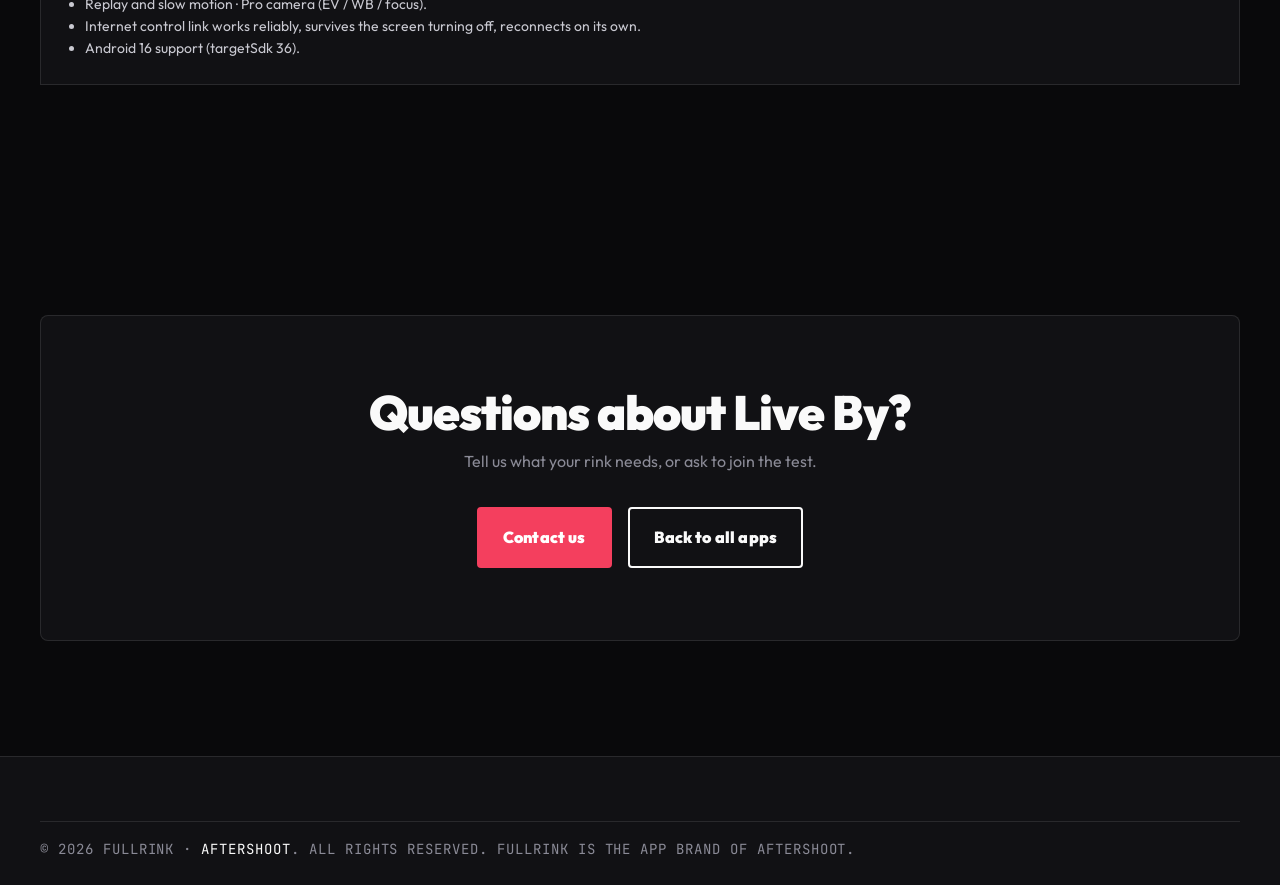
<file: apps/liveby.html>
<!doctype html>
<html lang="en">
<head>
  <meta charset="utf-8">
  <meta name="viewport" content="width=device-width, initial-scale=1">
  <title>Live By — FullRink</title>
  <meta name="description" content="Live-streaming camera with overlays. Live By turns an Android phone into a live broadcast camera for rink sports. Its first overlay is an ice-hockey scoreboard you control from another pho">
  <meta name="theme-color" content="#071628">
  <meta property="og:title" content="Live By — FullRink">
  <meta property="og:description" content="Live-streaming camera with overlays">
  <meta property="og:image" content="https://fullrink.com/assets/logo/fullrink-mark-1200.png">
  <link rel="icon" href="../favicon.ico" sizes="32x32">
  <link rel="icon" href="../assets/icons/favicon.svg" type="image/svg+xml">
  <link rel="apple-touch-icon" href="../assets/icons/apple-touch-icon.png">
  <link rel="preconnect" href="https://fonts.googleapis.com">
  <link rel="preconnect" href="https://fonts.gstatic.com" crossorigin>
  <link href="https://fonts.googleapis.com/css2?family=Outfit:wght@400;900&family=JetBrains+Mono:wght@400;700&display=swap" rel="stylesheet">
  <link rel="stylesheet" href="../styles.css">
  <script>(function(){try{var t=localStorage.getItem('fullrink-theme');if(t)document.documentElement.setAttribute('data-theme',t);}catch(e){}})();</script>
</head>
<body>
  <header class="site-header">
    <div class="container nav">
      <a class="brand" href="../" aria-label="FullRink home">
        <img src="../assets/logo/fullrink-mark.svg" alt="" width="40" height="40">
        <span class="brand-name">Full<span class="accent">Rink</span></span>
      </a>
      <nav aria-label="Primary">
        <a href="../#apps">Apps</a>
        <a href="../#how">How it fits</a>
        <a href="../#contact">Contact</a>
        <a href="https://app.aftershoot.co.th/" target="_blank" rel="noopener">AfterShoot</a>
        <a class="btn btn-small" href="../#apps">All apps</a>
        <button class="theme-toggle" type="button" aria-label="Toggle dark or light mode"><span class="moon" aria-hidden="true">&#9790;</span><span class="sun" aria-hidden="true">&#9728;</span></button>
      </nav>
    </div>
  </header>

  <main>
    <section class="hero app-hero">
      <div class="container">
        <p class="eyebrow"><a href="../#apps">FullRink apps</a> / Live By</p>
        <div class="app-head">
          <img class="app-icon" src="../assets/logo/fullrink-mark.svg" alt="" width="96" height="96">
          <div>
            <h1>Live By</h1>
            <p class="by">by FullRink · developed by <a href="https://app.aftershoot.co.th/" target="_blank" rel="noopener">AfterShoot</a></p>
            <p class="lead">Live-streaming camera with overlays</p>
            
          </div>
        </div>
        <p class="lead app-summary">Live By turns an Android phone into a live broadcast camera for rink sports. Its first overlay is an ice-hockey scoreboard you control from another phone over the internet, and you can layer images, video, text, music and replays on top of the stream. Every feature is free.</p>
        <div class="hero-actions">
<a class="btn" href="https://play.google.com/apps/testing/th.co.aftershoot.liveby" target=_blank rel=noopener>Join the test on Google Play</a>
<a class="btn btn-ghost" href="https://live.aftershoot.co.th/" target=_blank rel=noopener>Original site: live.aftershoot.co.th</a>
        </div>
        <p class="muted small">In testing on Google Play (package th.co.aftershoot.liveby).</p>
        <p class="muted small">The scoreboard control page for each event is at the link the app generates, not on this page.</p>
      </div>
    </section>

    <section class="section section-alt">
      <div class="container app-grid">
        <div>
          <h2>What it does</h2>
          <ul class="features">
<li>Stream live from the phone camera to your audience</li>
<li>Hockey scoreboard overlay: period, clock, score, shots on goal and penalties</li>
<li>Control the scoreboard from a second phone, anywhere with internet</li>
<li>Overlays for images, looping video, text, web pages and music</li>
<li>Instant replay of the last 10, 20 or 30 seconds, in slow motion</li>
<li>Stream to YouTube, Facebook, Instagram, your own RTMP/RTSP, OBS and local recording at once</li>
<li>Free, with every feature included: no subscription, no watermark</li>
          </ul>
        </div>
        <aside class="app-side">
          <h3>Other FullRink apps</h3>
          <nav class="app-nav" aria-label="FullRink apps">
<a href="liveby" aria-current=page>Live By</a>
<a href="dejavucam">DejaVu Cam</a>
<a href="mobilevar">Mobile VAR</a>
<a href="analytic-cam">Analytic Cam</a>
<a href="scoreboard">Live By Scoreboard</a>
<a href="gamemap">GameMap</a>
          </nav>
        </aside>
      </div>
    </section>

    <section class="section"><div class="container"><h2>What it does, in detail</h2><div class="cards"><article class="card"><h3>Scoreboard in the picture</h3><p>Full hockey board: clock, period, score, shots on goal, penalties, team logos. Resize and reposition it, or relabel it for other sports.</p></article>
<article class="card"><h3>Score control from another device</h3><p>Open the control page on any phone or laptop, on the rink Wi-Fi or over the internet. The scorekeeper never touches the camera.</p></article>
<article class="card"><h3>Clock synced to the real board</h3><p>Point the camera at the rink&#x27;s scoreboard and the app reads the time, so the on-screen clock matches the arena.</p></article>
<article class="card"><h3>Instant replay</h3><p>Rewind the last 10, 20 or 30 seconds, play at 0.5x, with a REPLAY badge so viewers know.</p></article>
<article class="card"><h3>Images, video, text, web pages</h3><p>Sponsor logos, looping video, on-screen text, web pages. Drag to move, pinch to resize, crop as needed.</p></article>
<article class="card"><h3>Music on the stream</h3><p>Play music from the phone into the stream. Viewers hear it, the phone speaker stays silent, volume is adjustable.</p></article>
<article class="card"><h3>Stream everywhere at once</h3><p>YouTube, Facebook, Instagram, your own RTMP/RTSP, OBS, and a local recording, all at the same time.</p></article>
<article class="card"><h3>Clean feed mode</h3><p>One button shrinks the picture into a corner and moves every control outside the frame, so you see exactly what viewers see.</p></article>
</div><p class="notice"><strong>Every feature is free</strong> — No monthly subscription, no watermark, no upgrade screen, unlike live apps that lock images and video behind a paywall.</p></div></section>
<section class="section section-alt" id="how"><div class="container"><h2>Getting started</h2><ol class="steps-list"><li><strong>Join the test</strong> — Open the Play Store testing link with the Google account you registered, then accept.</li>
<li><strong>Install from the Play Store</strong> — After joining, install from the same page.</li>
<li><strong>Pick destinations</strong> — Tick YouTube, Facebook or local recording, then press START.</li>
<li><strong>Send the link to the scorekeeper</strong> — The badge at the bottom right is the control page address; tap to copy it. You can also set up Telegram in Settings to send the link automatically.</li>
</ol></div></section>
<section class="section"><div class="container"><h2>Recent updates</h2><div class="changelog"><h3>3.15.0 — Control link via Telegram</h3><ul><li>Settings → Scoreboard: add a Telegram bot token and the app sends the control-page link to your chat (local link as soon as the app opens, internet link when ready).</li><li>The About page shows the running version with the update history.</li></ul>
<h3>3.14.x — Arrange by touch + Clean feed</h3><ul><li>Tap a layer and drag or pinch it on the live picture, with rotate, crop, reorder and delete.</li><li>Clean button switches between full screen and a 16:9 frame with no controls in the way.</li></ul>
<h3>3.13.x — Music, crop, and an Add button you can find</h3><ul><li>Music on the stream with volume control.</li><li>Crop images, text and web layers by percentage.</li><li>Every tab has a full-width Add bar.</li></ul>
<h3>3.12.x — Stability</h3><ul><li>Graphics overflow no longer crashes the app; extra layers are dropped and the stream continues.</li><li>Fixed resolution being forced to maximum, which crashed older phones.</li></ul>
<h3>3.9–3.11 — Real buttons, replay and internet links</h3><ul><li>Torch, privacy, gallery, pause recording.</li><li>Replay and slow motion · Pro camera (EV / WB / focus).</li><li>Internet control link works reliably, survives the screen turning off, reconnects on its own.</li><li>Android 16 support (targetSdk 36).</li></ul>
</div></div></section>

    

    <section class="section cta">
      <div class="container cta-box">
        <h2>Questions about Live By?</h2>
        <p class="muted">Tell us what your rink needs, or ask to join the test.</p>
        <div class="hero-actions">
          <a class="btn" href="mailto:hello@fullrink.com?subject=liveby">Contact us</a>
          <a class="btn btn-ghost" href="../#apps">Back to all apps</a>
        </div>
      </div>
    </section>
  </main>

  <footer class="site-footer">
    <div class="container footer-bottom">
      <span class="muted small">&copy; <span id="year">2026</span> FullRink · <a href="https://app.aftershoot.co.th/" target="_blank" rel="noopener">AfterShoot</a>. All rights reserved. FullRink is the app brand of AfterShoot.</span>
    </div>
  </footer>
  <script>
    document.getElementById('year').textContent = new Date().getFullYear();
    document.querySelectorAll('.theme-toggle').forEach(function (b) {
      b.addEventListener('click', function () {
        var r = document.documentElement;
        var cur = r.getAttribute('data-theme') || 'dark';
        var next = cur === 'light' ? 'dark' : 'light';
        r.setAttribute('data-theme', next);
        try { localStorage.setItem('fullrink-theme', next); } catch (e) {}
      });
    });
  </script>
</body>
</html>
</file>
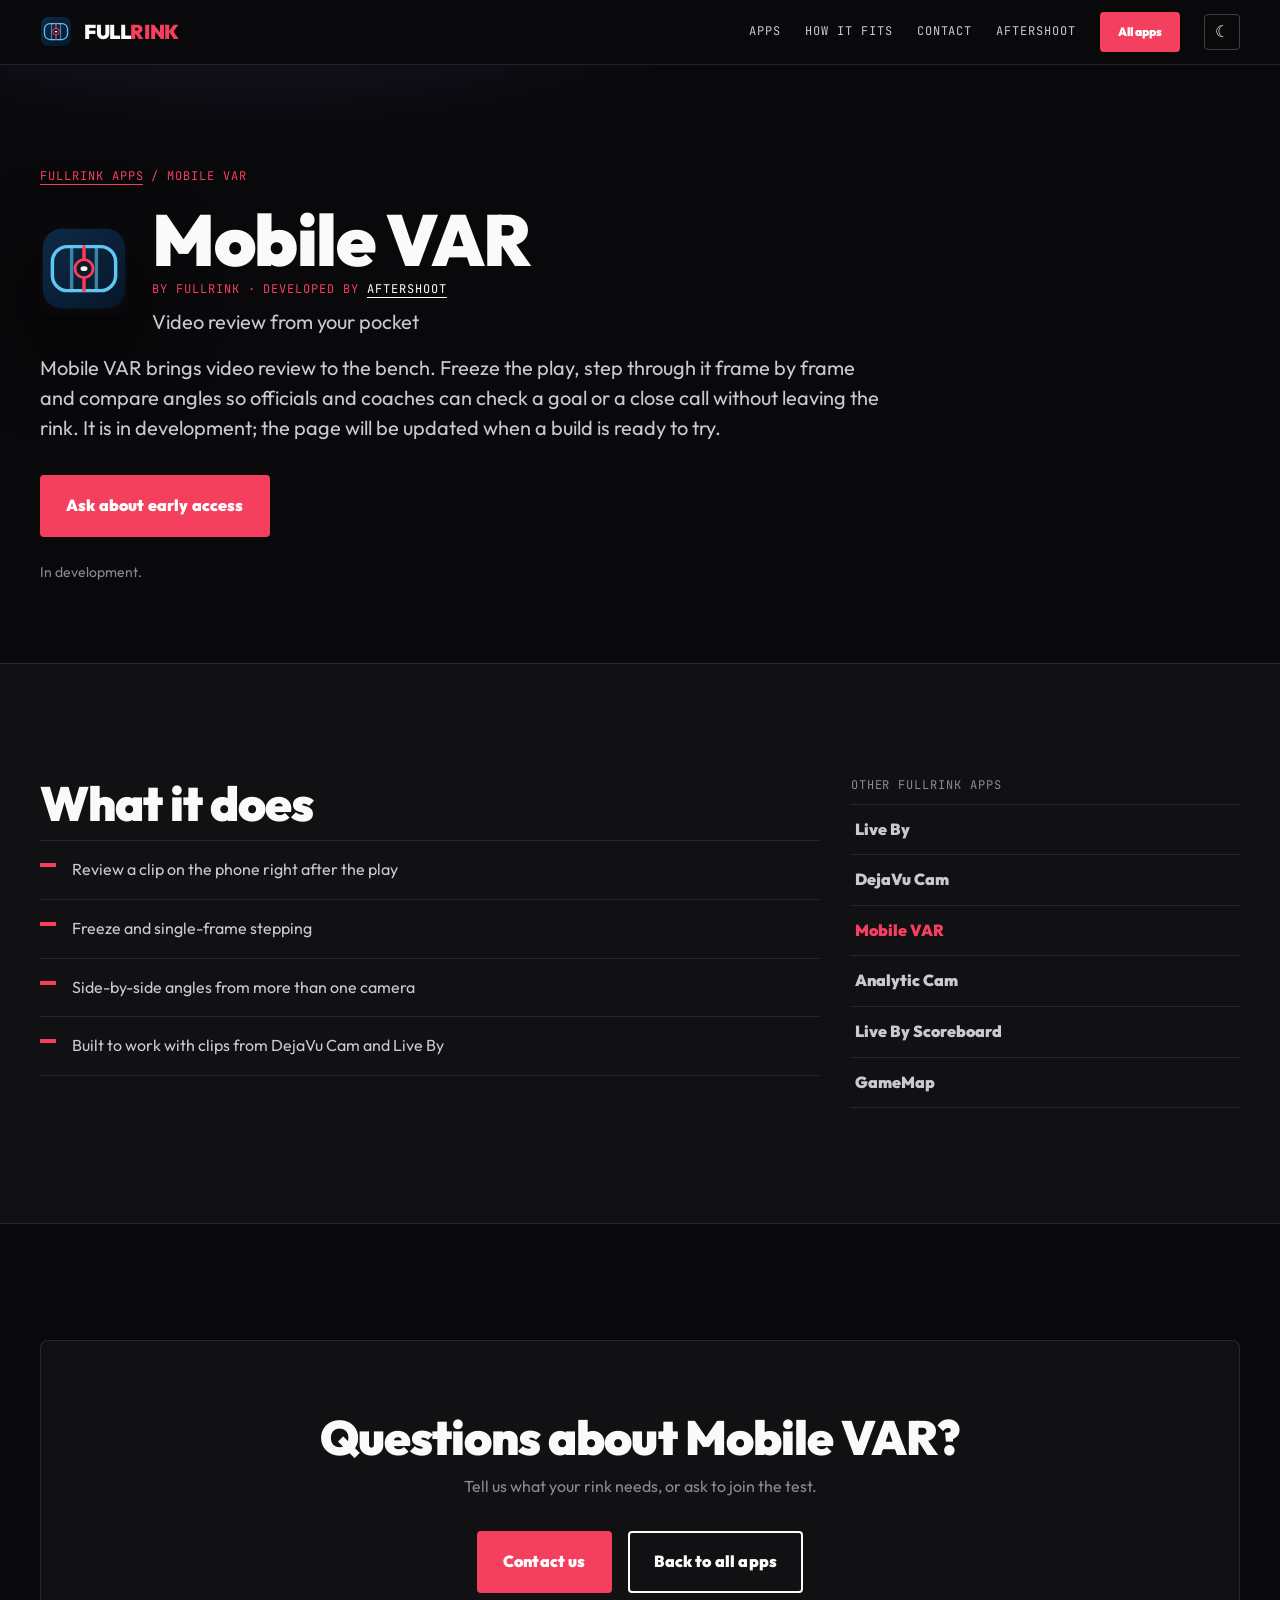
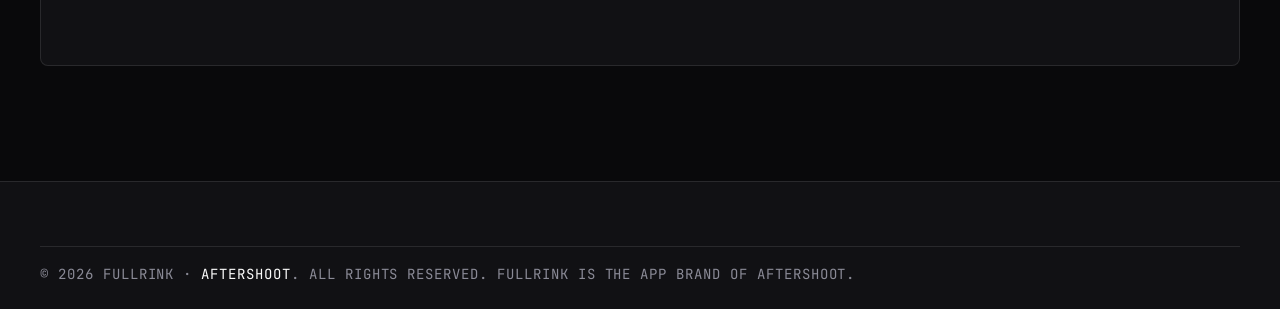
<file: apps/mobilevar.html>
<!doctype html>
<html lang="en">
<head>
  <meta charset="utf-8">
  <meta name="viewport" content="width=device-width, initial-scale=1">
  <title>Mobile VAR — FullRink</title>
  <meta name="description" content="Video review from your pocket. Mobile VAR brings video review to the bench. Freeze the play, step through it frame by frame and compare angles so officials and coaches can check a go">
  <meta name="theme-color" content="#071628">
  <meta property="og:title" content="Mobile VAR — FullRink">
  <meta property="og:description" content="Video review from your pocket">
  <meta property="og:image" content="https://fullrink.com/assets/logo/fullrink-mark-1200.png">
  <link rel="icon" href="../favicon.ico" sizes="32x32">
  <link rel="icon" href="../assets/icons/favicon.svg" type="image/svg+xml">
  <link rel="apple-touch-icon" href="../assets/icons/apple-touch-icon.png">
  <link rel="preconnect" href="https://fonts.googleapis.com">
  <link rel="preconnect" href="https://fonts.gstatic.com" crossorigin>
  <link href="https://fonts.googleapis.com/css2?family=Outfit:wght@400;900&family=JetBrains+Mono:wght@400;700&display=swap" rel="stylesheet">
  <link rel="stylesheet" href="../styles.css">
  <script>(function(){try{var t=localStorage.getItem('fullrink-theme');if(t)document.documentElement.setAttribute('data-theme',t);}catch(e){}})();</script>
</head>
<body>
  <header class="site-header">
    <div class="container nav">
      <a class="brand" href="../" aria-label="FullRink home">
        <img src="../assets/logo/fullrink-mark.svg" alt="" width="40" height="40">
        <span class="brand-name">Full<span class="accent">Rink</span></span>
      </a>
      <nav aria-label="Primary">
        <a href="../#apps">Apps</a>
        <a href="../#how">How it fits</a>
        <a href="../#contact">Contact</a>
        <a href="https://app.aftershoot.co.th/" target="_blank" rel="noopener">AfterShoot</a>
        <a class="btn btn-small" href="../#apps">All apps</a>
        <button class="theme-toggle" type="button" aria-label="Toggle dark or light mode"><span class="moon" aria-hidden="true">&#9790;</span><span class="sun" aria-hidden="true">&#9728;</span></button>
      </nav>
    </div>
  </header>

  <main>
    <section class="hero app-hero">
      <div class="container">
        <p class="eyebrow"><a href="../#apps">FullRink apps</a> / Mobile VAR</p>
        <div class="app-head">
          <img class="app-icon" src="../assets/logo/fullrink-mark.svg" alt="" width="96" height="96">
          <div>
            <h1>Mobile VAR</h1>
            <p class="by">by FullRink · developed by <a href="https://app.aftershoot.co.th/" target="_blank" rel="noopener">AfterShoot</a></p>
            <p class="lead">Video review from your pocket</p>
            
          </div>
        </div>
        <p class="lead app-summary">Mobile VAR brings video review to the bench. Freeze the play, step through it frame by frame and compare angles so officials and coaches can check a goal or a close call without leaving the rink. It is in development; the page will be updated when a build is ready to try.</p>
        <div class="hero-actions">
<a class="btn" href="mailto:hello@fullrink.com?subject=mobileVAR">Ask about early access</a>
        </div>
        <p class="muted small">In development.</p>
        
      </div>
    </section>

    <section class="section section-alt">
      <div class="container app-grid">
        <div>
          <h2>What it does</h2>
          <ul class="features">
<li>Review a clip on the phone right after the play</li>
<li>Freeze and single-frame stepping</li>
<li>Side-by-side angles from more than one camera</li>
<li>Built to work with clips from DejaVu Cam and Live By</li>
          </ul>
        </div>
        <aside class="app-side">
          <h3>Other FullRink apps</h3>
          <nav class="app-nav" aria-label="FullRink apps">
<a href="liveby">Live By</a>
<a href="dejavucam">DejaVu Cam</a>
<a href="mobilevar" aria-current=page>Mobile VAR</a>
<a href="analytic-cam">Analytic Cam</a>
<a href="scoreboard">Live By Scoreboard</a>
<a href="gamemap">GameMap</a>
          </nav>
        </aside>
      </div>
    </section>

    
    

    <section class="section cta">
      <div class="container cta-box">
        <h2>Questions about Mobile VAR?</h2>
        <p class="muted">Tell us what your rink needs, or ask to join the test.</p>
        <div class="hero-actions">
          <a class="btn" href="mailto:hello@fullrink.com?subject=mobileVAR">Contact us</a>
          <a class="btn btn-ghost" href="../#apps">Back to all apps</a>
        </div>
      </div>
    </section>
  </main>

  <footer class="site-footer">
    <div class="container footer-bottom">
      <span class="muted small">&copy; <span id="year">2026</span> FullRink · <a href="https://app.aftershoot.co.th/" target="_blank" rel="noopener">AfterShoot</a>. All rights reserved. FullRink is the app brand of AfterShoot.</span>
    </div>
  </footer>
  <script>
    document.getElementById('year').textContent = new Date().getFullYear();
    document.querySelectorAll('.theme-toggle').forEach(function (b) {
      b.addEventListener('click', function () {
        var r = document.documentElement;
        var cur = r.getAttribute('data-theme') || 'dark';
        var next = cur === 'light' ? 'dark' : 'light';
        r.setAttribute('data-theme', next);
        try { localStorage.setItem('fullrink-theme', next); } catch (e) {}
      });
    });
  </script>
</body>
</html>
</file>
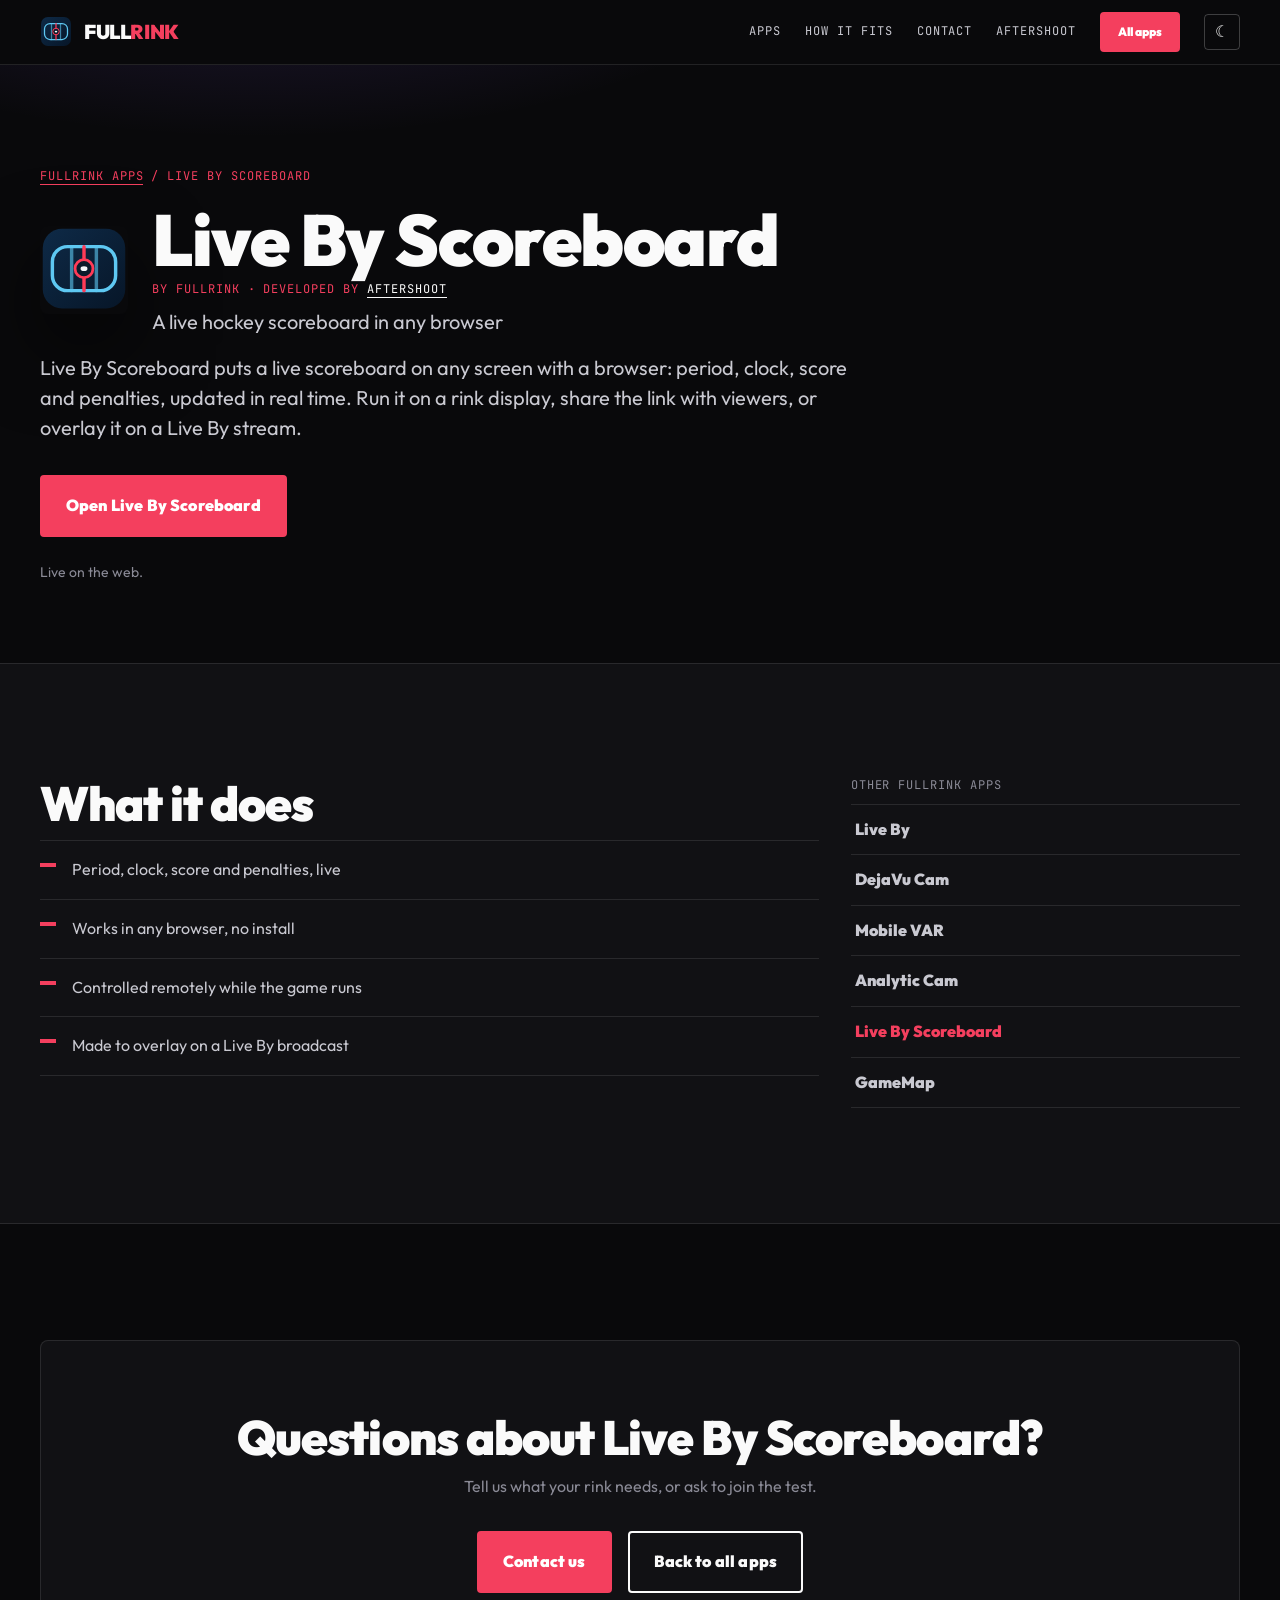
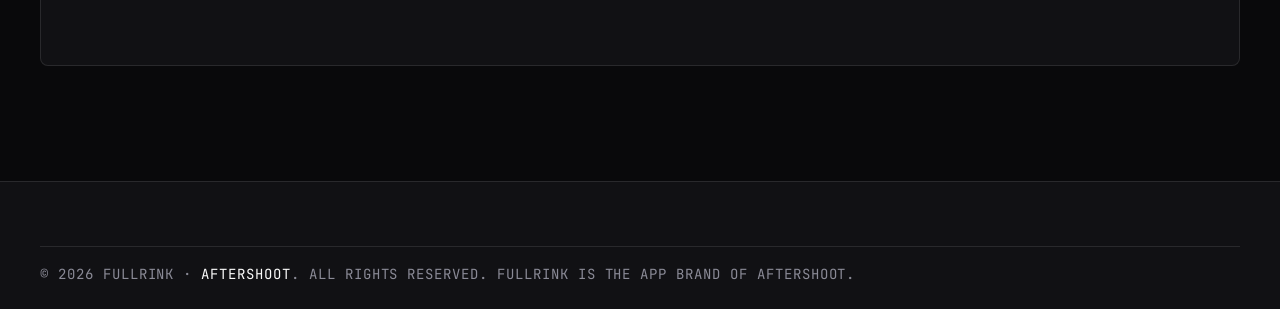
<file: apps/scoreboard.html>
<!doctype html>
<html lang="en">
<head>
  <meta charset="utf-8">
  <meta name="viewport" content="width=device-width, initial-scale=1">
  <title>Live By Scoreboard — FullRink</title>
  <meta name="description" content="A live hockey scoreboard in any browser. Live By Scoreboard puts a live scoreboard on any screen with a browser: period, clock, score and penalties, updated in real time. Run it on a rink disp">
  <meta name="theme-color" content="#071628">
  <meta property="og:title" content="Live By Scoreboard — FullRink">
  <meta property="og:description" content="A live hockey scoreboard in any browser">
  <meta property="og:image" content="https://fullrink.com/assets/logo/fullrink-mark-1200.png">
  <link rel="icon" href="../favicon.ico" sizes="32x32">
  <link rel="icon" href="../assets/icons/favicon.svg" type="image/svg+xml">
  <link rel="apple-touch-icon" href="../assets/icons/apple-touch-icon.png">
  <link rel="preconnect" href="https://fonts.googleapis.com">
  <link rel="preconnect" href="https://fonts.gstatic.com" crossorigin>
  <link href="https://fonts.googleapis.com/css2?family=Outfit:wght@400;900&family=JetBrains+Mono:wght@400;700&display=swap" rel="stylesheet">
  <link rel="stylesheet" href="../styles.css">
  <script>(function(){try{var t=localStorage.getItem('fullrink-theme');if(t)document.documentElement.setAttribute('data-theme',t);}catch(e){}})();</script>
</head>
<body>
  <header class="site-header">
    <div class="container nav">
      <a class="brand" href="../" aria-label="FullRink home">
        <img src="../assets/logo/fullrink-mark.svg" alt="" width="40" height="40">
        <span class="brand-name">Full<span class="accent">Rink</span></span>
      </a>
      <nav aria-label="Primary">
        <a href="../#apps">Apps</a>
        <a href="../#how">How it fits</a>
        <a href="../#contact">Contact</a>
        <a href="https://app.aftershoot.co.th/" target="_blank" rel="noopener">AfterShoot</a>
        <a class="btn btn-small" href="../#apps">All apps</a>
        <button class="theme-toggle" type="button" aria-label="Toggle dark or light mode"><span class="moon" aria-hidden="true">&#9790;</span><span class="sun" aria-hidden="true">&#9728;</span></button>
      </nav>
    </div>
  </header>

  <main>
    <section class="hero app-hero">
      <div class="container">
        <p class="eyebrow"><a href="../#apps">FullRink apps</a> / Live By Scoreboard</p>
        <div class="app-head">
          <img class="app-icon" src="../assets/logo/fullrink-mark.svg" alt="" width="96" height="96">
          <div>
            <h1>Live By Scoreboard</h1>
            <p class="by">by FullRink · developed by <a href="https://app.aftershoot.co.th/" target="_blank" rel="noopener">AfterShoot</a></p>
            <p class="lead">A live hockey scoreboard in any browser</p>
            
          </div>
        </div>
        <p class="lead app-summary">Live By Scoreboard puts a live scoreboard on any screen with a browser: period, clock, score and penalties, updated in real time. Run it on a rink display, share the link with viewers, or overlay it on a Live By stream.</p>
        <div class="hero-actions">
<a class="btn" href="https://livebyscoreboard.vercel.app/" target=_blank rel=noopener>Open Live By Scoreboard</a>
        </div>
        <p class="muted small">Live on the web.</p>
        
      </div>
    </section>

    <section class="section section-alt">
      <div class="container app-grid">
        <div>
          <h2>What it does</h2>
          <ul class="features">
<li>Period, clock, score and penalties, live</li>
<li>Works in any browser, no install</li>
<li>Controlled remotely while the game runs</li>
<li>Made to overlay on a Live By broadcast</li>
          </ul>
        </div>
        <aside class="app-side">
          <h3>Other FullRink apps</h3>
          <nav class="app-nav" aria-label="FullRink apps">
<a href="liveby">Live By</a>
<a href="dejavucam">DejaVu Cam</a>
<a href="mobilevar">Mobile VAR</a>
<a href="analytic-cam">Analytic Cam</a>
<a href="scoreboard" aria-current=page>Live By Scoreboard</a>
<a href="gamemap">GameMap</a>
          </nav>
        </aside>
      </div>
    </section>

    
    

    <section class="section cta">
      <div class="container cta-box">
        <h2>Questions about Live By Scoreboard?</h2>
        <p class="muted">Tell us what your rink needs, or ask to join the test.</p>
        <div class="hero-actions">
          <a class="btn" href="mailto:hello@fullrink.com?subject=liveby scoreboard">Contact us</a>
          <a class="btn btn-ghost" href="../#apps">Back to all apps</a>
        </div>
      </div>
    </section>
  </main>

  <footer class="site-footer">
    <div class="container footer-bottom">
      <span class="muted small">&copy; <span id="year">2026</span> FullRink · <a href="https://app.aftershoot.co.th/" target="_blank" rel="noopener">AfterShoot</a>. All rights reserved. FullRink is the app brand of AfterShoot.</span>
    </div>
  </footer>
  <script>
    document.getElementById('year').textContent = new Date().getFullYear();
    document.querySelectorAll('.theme-toggle').forEach(function (b) {
      b.addEventListener('click', function () {
        var r = document.documentElement;
        var cur = r.getAttribute('data-theme') || 'dark';
        var next = cur === 'light' ? 'dark' : 'light';
        r.setAttribute('data-theme', next);
        try { localStorage.setItem('fullrink-theme', next); } catch (e) {}
      });
    });
  </script>
</body>
</html>
</file>
<file: styles.css>
/* FullRink — built on the "Dramatic" design skill (typeui.sh / awesome-design-skills)
   Intent: a theatrical, high-contrast dark stage where real broadcast frames are the hero and the type does the shouting.
   Tokens: surface #09090B, text #FAFAFA, primary #8B5CF6, secondary #F43F5E; Outfit 400/900 + JetBrains Mono;
   type scale 12/14/16/20/24/32 (+ a display size for the hero); spacing 4/8/12/16/24/32; radius 4/8. */
:root {
  /* skill tokens */
  --surface: #09090B;
  --text: #FAFAFA;
  --primary: #8B5CF6;
  --secondary: #F43F5E;
  --success: #16A34A;
  --warning: #D97706;
  --danger: #DC2626;
  /* derived neutrals (surface mixed with text) */
  --surface-2: #111114;
  --surface-3: #19191E;
  --text-2: #C9C9D1;
  --muted: #8A8A96;
  --line: rgba(250, 250, 250, 0.10);
  --line-2: rgba(250, 250, 250, 0.22);
  --phone: #141418;
  --phone-edge: #2A2A33;
  --shadow: 0 32px 80px rgba(0, 0, 0, 0.6);
  /* type */
  --font-display: "Outfit", "Segoe UI", sans-serif;
  --font-body: "Outfit", "Segoe UI", sans-serif;
  --font-mono: "JetBrains Mono", "Consolas", monospace;
  --fs-12: 0.75rem; --fs-14: 0.875rem; --fs-16: 1rem; --fs-20: 1.25rem; --fs-24: 1.5rem; --fs-32: 2rem;
  --fs-display: clamp(2.75rem, 7vw, 5.5rem);
  /* spacing 4/8/12/16/24/32 */
  --s-4: 4px; --s-8: 8px; --s-12: 12px; --s-16: 16px; --s-24: 24px; --s-32: 32px;
  --r-sm: 4px; --r-md: 8px;
  /* aliases kept for shared markup */
  --bg: var(--surface); --bg-2: var(--surface-2); --red: var(--secondary); --red-2: #E11D48; --blue: var(--primary); --ice: var(--primary); --green: var(--success);
  --radius: var(--r-md); --radius-sm: var(--r-sm); --font-head: var(--font-display);
  color-scheme: dark;
}
:root[data-theme="light"] {
  --surface: #FAFAFA;
  --text: #09090B;
  --surface-2: #FFFFFF;
  --surface-3: #F0F0F3;
  --text-2: #3A3A44;
  --muted: #6B6B78;
  --line: rgba(9, 9, 11, 0.10);
  --line-2: rgba(9, 9, 11, 0.22);
  --primary: #6D3FE0;
  --secondary: #E11D48;
  --red-2: #BE123C;
  --phone: #0F0F12;
  --phone-edge: #2A2A33;
  --shadow: 0 32px 70px rgba(9, 9, 11, 0.18);
  color-scheme: light;
}

* { box-sizing: border-box; }
html { scroll-behavior: smooth; }
body { margin: 0; font-family: var(--font-body); font-size: var(--fs-16); line-height: 1.6; color: var(--text); background: var(--surface); -webkit-font-smoothing: antialiased; }
img, svg { display: block; max-width: 100%; }
a { color: var(--text); text-decoration: none; }
a:hover { color: var(--secondary); }
h1, h2, h3, h4 { font-family: var(--font-display); font-weight: 900; line-height: 1.02; margin: 0 0 var(--s-12); letter-spacing: -0.02em; }
h1 { font-size: var(--fs-display); }
h2 { font-size: clamp(var(--fs-32), 4vw, 3rem); }
h3 { font-size: var(--fs-24); }
p { margin: 0 0 var(--s-16); }
.muted { color: var(--muted); }
.small { font-size: var(--fs-14); }
.accent { color: var(--secondary); }
.container { width: min(1200px, 100% - 48px); margin-inline: auto; }
.section { padding: clamp(64px, 9vw, 128px) 0; }
.section-alt { background: var(--surface-2); border-top: 1px solid var(--line); border-bottom: 1px solid var(--line); }
.section-head { max-width: 820px; margin-bottom: var(--s-32); }
/* label-caps: JetBrains Mono 0.75rem */
.eyebrow, .mono, .tag, .num, .facts li, .phone-label, .tv .live, .tv figcaption, .shots figcaption, .footer-col h4, .app-side h3, .app-head .by, .matchday .when span, .dev .links small, .footer-bottom {
  font-family: var(--font-mono); font-size: var(--fs-12); letter-spacing: 0.08em; text-transform: uppercase;
}
.eyebrow { color: var(--secondary); margin-bottom: var(--s-16); }
.eyebrow a { color: inherit; border-bottom: 1px solid currentColor; }
:focus-visible { outline: 2px solid var(--primary); outline-offset: 3px; }
.skip { position: absolute; left: -999px; top: 8px; background: var(--secondary); color: #fff; padding: var(--s-8) var(--s-12); z-index: 100; }
.skip:focus { left: 8px; }

/* Header */
.site-header { position: sticky; top: 0; z-index: 50; background: var(--surface); border-bottom: 1px solid var(--line); }
.nav { display: flex; align-items: center; justify-content: space-between; gap: var(--s-16); min-height: 64px; }
.brand { display: inline-flex; align-items: center; gap: var(--s-12); color: var(--text); }
.brand:hover { color: var(--text); }
.brand img { width: 32px; height: 32px; border-radius: var(--r-sm); }
.brand-name { font-family: var(--font-display); font-weight: 900; font-size: var(--fs-20); letter-spacing: -0.02em; text-transform: uppercase; }
.brand-name .accent { color: var(--secondary); }
.nav nav { display: flex; align-items: center; gap: var(--s-24); }
.nav nav a { font-family: var(--font-mono); font-size: var(--fs-12); letter-spacing: 0.08em; text-transform: uppercase; color: var(--text-2); }
.nav nav a:hover { color: var(--text); }
.theme-toggle { width: 36px; height: 36px; border-radius: var(--r-sm); border: 1px solid var(--line-2); background: transparent; color: var(--text); cursor: pointer; display: inline-grid; place-items: center; font-size: var(--fs-16); line-height: 1; padding: 0; }
.theme-toggle:hover { border-color: var(--text); }
.theme-toggle .sun { display: none; }
:root[data-theme="light"] .theme-toggle .sun { display: block; }
:root[data-theme="light"] .theme-toggle .moon { display: none; }

/* Buttons: hard corners, 900 weight, explicit states */
.btn { display: inline-flex; align-items: center; justify-content: center; gap: var(--s-8); padding: var(--s-16) var(--s-24); border-radius: var(--r-sm); background: var(--secondary); color: #fff; font-family: var(--font-display); font-weight: 900; font-size: var(--fs-16); letter-spacing: 0.01em; border: 2px solid var(--secondary); transition: background .12s ease, border-color .12s ease, transform .12s ease; }
.btn:hover { background: var(--red-2); border-color: var(--red-2); color: #fff; }
.btn:active { transform: translateY(1px); }
.btn-ghost { background: transparent; color: var(--text); border-color: var(--text); }
.btn-ghost:hover { background: var(--text); color: var(--surface); border-color: var(--text); }
.btn-small { padding: var(--s-8) var(--s-16); font-size: var(--fs-14); }
.nav nav .btn-small { color: #fff; font-family: var(--font-display); letter-spacing: 0; text-transform: none; }

/* Hero: the stage */
.hero { position: relative; overflow: hidden; padding: clamp(64px, 9vw, 128px) 0 clamp(48px, 6vw, 96px); background: var(--surface); isolation: isolate; }
.hero::before { content: ""; position: absolute; left: -10%; right: -10%; top: -30%; height: 120%; background: radial-gradient(55% 50% at 60% 0%, color-mix(in srgb, var(--primary) 30%, transparent), transparent 70%); z-index: -2; pointer-events: none; }
.rink-bg { position: absolute; left: 50%; top: 50%; width: min(1600px, 140vw); transform: translate(-50%, -50%); opacity: 0.12; color: var(--text); z-index: -1; pointer-events: none; }
:root[data-theme="light"] .rink-bg { opacity: 0.18; }
.hero-grid { display: grid; grid-template-columns: minmax(0, 1.05fr) minmax(0, 0.95fr); gap: clamp(32px, 5vw, 64px); align-items: center; }
.hero h1 .accent { color: var(--secondary); }
.lead { font-size: var(--fs-20); color: var(--text-2); max-width: 32em; line-height: 1.5; }
.hero-actions { display: flex; flex-wrap: wrap; align-items: center; gap: var(--s-12) var(--s-16); margin: var(--s-32) 0 var(--s-24); }
.facts { display: flex; flex-wrap: wrap; gap: var(--s-8); margin: 0; padding: 0; list-style: none; }
.facts li { color: var(--text-2); padding: var(--s-8) var(--s-12); border: 1px solid var(--line-2); border-radius: var(--r-sm); }

/* Broadcast frame + phones */
.stage { position: relative; min-height: 640px; }
.tv { position: absolute; left: 0; top: 0; width: 66%; margin: 0; border-radius: var(--r-md); overflow: hidden; background: #000; box-shadow: var(--shadow); border: 1px solid var(--line-2); }
.tv img { width: 100%; height: auto; }
.tv .live { position: absolute; top: var(--s-12); left: var(--s-12); display: inline-flex; align-items: center; gap: var(--s-8); color: #fff; background: rgba(0,0,0,0.7); padding: var(--s-4) var(--s-8); border-radius: var(--r-sm); }
.tv .live::before { content: ""; width: 8px; height: 8px; border-radius: 50%; background: var(--secondary); box-shadow: 0 0 0 4px color-mix(in srgb, var(--secondary) 35%, transparent); }
.tv figcaption { position: absolute; left: var(--s-12); right: var(--s-12); bottom: var(--s-8); color: #fff; text-shadow: 0 1px 2px rgba(0,0,0,0.9); letter-spacing: 0.04em; }
.phone { position: absolute; width: 32%; aspect-ratio: 9 / 19; border-radius: 28px; background: var(--phone); border: 1px solid var(--phone-edge); box-shadow: var(--shadow); padding: var(--s-8); }
.phone::before { content: ""; position: absolute; top: 14px; left: 50%; transform: translateX(-50%); width: 34%; height: 16px; background: var(--phone); border-radius: 999px; z-index: 2; }
.phone img { width: 100%; height: 100%; object-fit: cover; object-position: top; border-radius: 22px; }
.phone.a { right: 0; top: 0; z-index: 3; }
.phone.b { left: 8%; top: 250px; z-index: 2; width: 28%; }
.phone-label { position: absolute; color: var(--text); background: var(--surface); border: 1px solid var(--line-2); padding: var(--s-4) var(--s-8); border-radius: var(--r-sm); white-space: nowrap; }
.phone.a .phone-label { right: 0; bottom: -40px; }
.phone.b .phone-label { left: 0; bottom: -40px; }

/* Rink-owner pitch: oversized numerals, hard edges */
.pitch { display: grid; grid-template-columns: repeat(4, 1fr); gap: 1px; background: var(--line); border: 1px solid var(--line); }
.pitch article { background: var(--surface-2); padding: var(--s-32) var(--s-24) var(--s-24); position: relative; }
.pitch .num { font-family: var(--font-display); font-weight: 900; font-size: 3rem; color: var(--primary); line-height: 1; letter-spacing: -0.04em; margin-bottom: var(--s-16); text-transform: none; }
.pitch h3 { font-size: var(--fs-20); margin-bottom: var(--s-8); }
.pitch p { color: var(--text-2); margin: 0; font-size: var(--fs-14); line-height: 1.55; }
.demo { margin-top: var(--s-32); display: grid; grid-template-columns: 1fr auto; gap: var(--s-24); align-items: center; padding: var(--s-32); background: var(--secondary); color: #fff; border-radius: var(--r-md); }
.demo h3 { color: #fff; margin-bottom: var(--s-4); }
.demo p { margin: 0; color: rgba(255,255,255,0.85); max-width: 46em; }
.demo .btn { background: #fff; color: var(--secondary); border-color: #fff; }
.demo .btn:hover { background: var(--surface); color: var(--text); border-color: var(--surface); }

/* Apps: alternating showcase rows */
.showcase { display: grid; gap: clamp(40px, 6vw, 72px); }
.show { display: grid; grid-template-columns: 1.1fr 0.9fr; gap: clamp(28px, 5vw, 64px); align-items: center; padding-top: var(--s-32); border-top: 1px solid var(--line); }
.show:nth-child(even) .show-media { order: -1; }
.show .num { color: var(--secondary); margin-bottom: var(--s-12); }
.show h3 { font-size: clamp(var(--fs-24), 3.4vw, 2.6rem); margin-bottom: var(--s-12); }
.show p { color: var(--text-2); max-width: 34em; }
.show .actions { display: flex; flex-wrap: wrap; gap: var(--s-12) var(--s-16); align-items: center; margin-top: var(--s-16); }
.show .actions .more { font-family: var(--font-display); font-weight: 900; color: var(--text); border-bottom: 3px solid var(--secondary); padding-bottom: 2px; }
.show .actions .more:hover { color: var(--secondary); }
.tag { display: inline-block; padding: var(--s-4) var(--s-8); border-radius: var(--r-sm); border: 1px solid var(--line-2); color: var(--text-2); }
.tag-live { border-color: var(--success); color: var(--success); }
.tag-dev { color: var(--muted); }
.show-media { position: relative; display: flex; justify-content: center; align-items: center; }
.show-media .phone { position: relative; width: min(230px, 64%); }
.show-media .tv { position: relative; width: 100%; top: auto; left: auto; }
.show-media .glow { position: absolute; inset: 10% 15%; background: radial-gradient(closest-side, color-mix(in srgb, var(--primary) 35%, transparent), transparent); filter: blur(12px); z-index: 0; }
.show-media .phone, .show-media .tv { z-index: 1; }
.show-media .wip { width: 100%; aspect-ratio: 4 / 3; border-radius: var(--r-md); border: 1px dashed var(--line-2); display: grid; place-items: center; text-align: center; color: var(--muted); padding: var(--s-24); background: var(--surface-2); }
.show-media .wip strong { display: block; color: var(--text); font-size: var(--fs-24); font-weight: 900; margin-bottom: var(--s-4); }

/* Match day */
.matchday { display: grid; grid-template-columns: repeat(3, 1fr); gap: 1px; background: var(--line); border: 1px solid var(--line); }
.matchday > div { background: var(--surface); padding: var(--s-24); }
.matchday .when { font-family: var(--font-display); font-weight: 900; font-size: var(--fs-24); margin-bottom: var(--s-12); line-height: 1.1; }
.matchday .when span { display: block; color: var(--secondary); margin-bottom: var(--s-8); }
.matchday ul { margin: 0; padding-left: 18px; color: var(--text-2); }
.matchday li { margin-bottom: var(--s-8); }
.matchday b { color: var(--text); font-weight: 900; }

/* Developer */
.dev { display: grid; grid-template-columns: 1.2fr 0.8fr; gap: var(--s-32); align-items: start; }
.dev p { color: var(--text-2); }
.dev .links { display: grid; gap: 1px; background: var(--line); border: 1px solid var(--line); }
.dev .links a { display: block; padding: var(--s-16); background: var(--surface-2); color: var(--text); font-family: var(--font-display); font-weight: 900; }
.dev .links a:hover { background: var(--surface-3); color: var(--secondary); }
.dev .links small { display: block; color: var(--muted); margin-top: var(--s-4); }

/* Footer */
.site-footer { border-top: 1px solid var(--line); padding: var(--s-32) 0 var(--s-24); background: var(--surface-2); }
.footer-grid { display: grid; grid-template-columns: 2fr 1fr 1fr; gap: var(--s-32); }
.footer-col { display: flex; flex-direction: column; gap: var(--s-8); }
.footer-col h4 { color: var(--muted); margin: 0 0 var(--s-4); font-weight: 400; }
.footer-col a { color: var(--text-2); }
.footer-col a:hover { color: var(--secondary); }
.footer-bottom { margin-top: var(--s-32); padding-top: var(--s-16); border-top: 1px solid var(--line); color: var(--muted); }

/* App pages (class names from the generator) */
.app-hero { position: relative; overflow: hidden; padding: clamp(56px, 8vw, 112px) 0 clamp(40px, 5vw, 72px); }
.app-hero::before { content: ""; position: absolute; left: -10%; right: -10%; top: -30%; height: 120%; background: radial-gradient(55% 50% at 25% 0%, color-mix(in srgb, var(--primary) 24%, transparent), transparent 70%); z-index: 0; pointer-events: none; }
.app-hero .container { position: relative; z-index: 1; }
.app-head { display: flex; align-items: center; gap: var(--s-24); margin-bottom: var(--s-16); }
.app-icon { width: 88px; height: 88px; border-radius: var(--r-md); box-shadow: var(--shadow); }
.app-head h1 { margin-bottom: var(--s-4); font-size: clamp(2.5rem, 6vw, 4.5rem); }
.app-head .lead { margin: 0; }
.app-head .by { color: var(--secondary); margin: 0 0 var(--s-8); }
.app-head .by a { color: var(--text); border-bottom: 1px solid currentColor; }
.app-summary { max-width: 42em; }
.app-grid { display: grid; grid-template-columns: 2fr 1fr; gap: var(--s-32); align-items: start; }
.features { list-style: none; padding: 0; margin: 0; border-top: 1px solid var(--line); }
.features li { padding: var(--s-16) 0 var(--s-16) var(--s-32); position: relative; border-bottom: 1px solid var(--line); color: var(--text-2); }
.features li::before { content: ""; position: absolute; left: 0; top: 22px; width: 16px; height: 4px; background: var(--secondary); }
.app-side h3 { color: var(--muted); font-weight: 400; }
.app-nav { display: flex; flex-direction: column; border-top: 1px solid var(--line); }
.app-nav a { padding: var(--s-12) var(--s-4); border-bottom: 1px solid var(--line); color: var(--text-2); font-family: var(--font-display); font-weight: 900; }
.app-nav a:hover { color: var(--text); }
.app-nav a[aria-current="page"] { color: var(--secondary); }
.shots { display: grid; grid-template-columns: repeat(auto-fit, minmax(200px, 1fr)); gap: var(--s-24); }
.shots figure { margin: 0; }
.shots img { width: 100%; height: auto; border-radius: 18px; border: 6px solid var(--phone); background: var(--phone); box-shadow: var(--shadow); }
.shots figcaption { margin-top: var(--s-8); color: var(--muted); text-align: center; }
.th { font-family: var(--font-body); }
.cards { display: grid; grid-template-columns: repeat(auto-fit, minmax(240px, 1fr)); gap: 1px; background: var(--line); border: 1px solid var(--line); }
.card { background: var(--surface-2); padding: var(--s-24); }
.card h3 { font-size: var(--fs-20); margin-bottom: var(--s-8); }
.card p { color: var(--text-2); margin: 0; font-size: var(--fs-14); line-height: 1.55; }
.notice { margin-top: var(--s-24); padding: var(--s-16); border-left: 4px solid var(--success); background: var(--surface-2); color: var(--text-2); }
.notice strong { color: var(--success); }
.steps-list { margin: 0; padding-left: 22px; color: var(--text-2); display: grid; gap: var(--s-12); }
.steps-list strong { color: var(--text); font-weight: 900; }
.changelog { background: var(--surface-2); border: 1px solid var(--line); padding: var(--s-24); }
.changelog h3 { font-size: var(--fs-16); color: var(--primary); margin: var(--s-16) 0 var(--s-4); }
.changelog h3:first-child { margin-top: 0; }
.changelog ul { margin: 0; padding-left: 20px; color: var(--text-2); font-size: var(--fs-14); }
.cta-box { text-align: center; padding: clamp(40px, 6vw, 72px) var(--s-24); background: var(--surface-2); border: 1px solid var(--line); border-radius: var(--r-md); }
.cta-box img { display: none; }
.cta-box .hero-actions { justify-content: center; margin-bottom: 0; }

/* Responsive */
@media (max-width: 960px) {
  .hero-grid { grid-template-columns: 1fr; }
  .stage { min-height: 0; display: grid; grid-template-columns: 1fr 1fr; gap: var(--s-16); margin-top: var(--s-8); }
  .stage .tv { position: relative; width: 100%; top: auto; grid-column: 1 / -1; }
  .stage .phone { position: relative; width: 100%; right: auto; left: auto; top: auto; }
  .phone-label { display: none; }
  .pitch { grid-template-columns: 1fr 1fr; }
  .show, .show:nth-child(even) { grid-template-columns: 1fr; }
  .show:nth-child(even) .show-media { order: 0; }
  .matchday { grid-template-columns: 1fr; }
  .dev, .app-grid, .footer-grid { grid-template-columns: 1fr; }
  .demo { grid-template-columns: 1fr; }
}
@media (max-width: 600px) {
  .nav nav a:not(.btn) { display: none; }
  .nav nav .btn-small { display: none; }
  .nav nav { gap: var(--s-12); }
  .pitch { grid-template-columns: 1fr; }
  .app-head { flex-direction: column; align-items: flex-start; }
  .tv figcaption { position: static; padding: var(--s-8) var(--s-12); background: var(--surface-2); color: var(--text-2); text-shadow: none; }
  .hero h1 { font-size: 2.5rem; }
}
@media (prefers-reduced-motion: reduce) { html { scroll-behavior: auto; } .btn { transition: none; } }

/* 3D hero */
.hero-3d { padding: 0; min-height: min(88vh, 900px); display: grid; }
.hero-3d::before { display: none; }
.hero-3d .rink-bg { display: none; }
.r3 { position: absolute; inset: 0; z-index: 0; background: var(--surface); }
.r3 canvas { display: block; width: 100% !important; height: 100% !important; }
.r3-labels { position: absolute; inset: 0; pointer-events: none; }
.r3.labels-off .r3-labels { display: none; }
.r3-label { pointer-events: auto; display: grid; grid-template-columns: auto 1fr; column-gap: var(--s-8); align-items: center; background: color-mix(in srgb, var(--surface) 86%, transparent); color: var(--text); border: 1px solid var(--line-2); border-left: 3px solid var(--secondary); padding: var(--s-4) var(--s-8); border-radius: var(--r-sm); font-family: var(--font-display); font-weight: 900; font-size: var(--fs-14); line-height: 1.15; transform: translate(10px, -50%); white-space: nowrap; backdrop-filter: blur(6px); }
.r3-label b { font-family: var(--font-mono); font-size: var(--fs-12); color: var(--secondary); font-weight: 700; grid-row: 1 / 3; align-self: start; padding-top: 2px; }
.r3-label small { display: block; font-family: var(--font-body); font-weight: 400; font-size: var(--fs-12); color: var(--muted); white-space: normal; max-width: 220px; }
.r3-label:hover { border-color: var(--secondary); color: var(--text); }
.hero-overlay { position: relative; z-index: 1; display: flex; align-items: flex-start; padding: clamp(24px, 4vw, 48px) 0; pointer-events: none; }
.r3-panel { pointer-events: auto; max-width: 560px; background: color-mix(in srgb, var(--surface) 88%, transparent); border: 1px solid var(--line-2); border-radius: var(--r-md); padding: var(--s-24); backdrop-filter: blur(10px); }
.r3-panel h1 { font-size: clamp(2rem, 4.4vw, 3.4rem); margin-bottom: var(--s-12); }
.r3-panel .lead { font-size: var(--fs-16); margin-bottom: 0; }
.r3-panel .hero-actions { margin: var(--s-16) 0; }
.r3-controls { display: flex; flex-wrap: wrap; gap: var(--s-8); margin-top: var(--s-16); padding-top: var(--s-16); border-top: 1px solid var(--line); }
.r3-controls button { font-family: var(--font-mono); font-size: var(--fs-12); letter-spacing: 0.06em; text-transform: uppercase; color: var(--text-2); background: transparent; border: 1px solid var(--line-2); border-radius: var(--r-sm); padding: var(--s-8) var(--s-12); cursor: pointer; }
.r3-controls button:hover { color: var(--text); border-color: var(--text); }
.r3-controls button.is-active { background: var(--text); color: var(--surface); border-color: var(--text); }
.r3-controls button[aria-pressed="false"] { opacity: 0.5; }
.r3-hint { margin: var(--s-12) 0 0; font-family: var(--font-mono); font-size: var(--fs-12); color: var(--muted); letter-spacing: 0.04em; }
@media (max-width: 960px) {
  .hero-3d { min-height: 0; display: block; }
  .r3 { position: relative; height: 62vh; min-height: 380px; }
  .hero-overlay { padding: var(--s-16) 0 var(--s-32); }
  .r3-panel { max-width: none; background: var(--surface); backdrop-filter: none; border: 0; padding: var(--s-8) 0 0; }
  .r3-label small { display: none; }
}
.r3-panel { max-width: 460px; padding: var(--s-16) var(--s-24) var(--s-24); }
.r3-panel h1 { font-size: clamp(1.8rem, 3.6vw, 2.8rem); }
.r3-panel .lead { font-size: var(--fs-14); }
.r3-label { font-size: var(--fs-12); padding: 3px var(--s-8); transform: translate(8px, -50%); }
.r3-label small { display: none; }
.r3-label:hover small, .r3-label.is-active small { display: block; }
.r3-label.is-active { border-color: var(--secondary); background: var(--surface); }
@media (max-width: 960px) { .r3 { height: 52vh; min-height: 340px; } }
@media (max-width: 600px) { .r3-label span, .r3-label small { display: none; } .r3-label { padding: 2px 6px; } .r3-label b { grid-row: auto; padding: 0; } }

/* Illustrated rink hero */
.hero-map { padding: clamp(48px, 7vw, 96px) 0 clamp(40px, 5vw, 72px); }
.hero-map .hero-grid { grid-template-columns: minmax(0, 0.9fr) minmax(0, 1.1fr); align-items: center; }
.rink-figure { margin: 0; }
.rinkmap { width: 100%; height: auto; display: block; }
.rinkmap .pin { cursor: pointer; transition: transform .12s ease; }
.rinkmap .pin:hover, .rinkmap .pin.is-hot { filter: drop-shadow(0 0 10px rgba(244,63,94,0.8)); }
.rink-figure figcaption { margin-top: var(--s-12); color: var(--muted); text-align: center; }
.rink-legend { list-style: none; margin: var(--s-16) 0 0; padding: 0; display: grid; grid-template-columns: 1fr 1fr; gap: 1px; background: var(--line); border: 1px solid var(--line); }
.rink-legend a { display: grid; grid-template-columns: 34px 1fr; column-gap: var(--s-8); align-items: center; padding: var(--s-8) var(--s-12); background: var(--surface-2); color: var(--text); }
.rink-legend a:hover, .rink-legend a.is-hot { background: var(--surface-3); color: var(--text); }
.rink-legend b { font-family: var(--font-mono); font-size: var(--fs-12); color: var(--secondary); grid-row: 1 / 3; align-self: start; padding-top: 3px; }
.rink-legend span { font-family: var(--font-display); font-weight: 900; font-size: var(--fs-14); line-height: 1.2; }
.rink-legend small { display: block; color: var(--muted); font-size: var(--fs-12); line-height: 1.35; }
@media (max-width: 960px) { .hero-map .hero-grid { grid-template-columns: 1fr; } .rink-legend { grid-template-columns: 1fr; } }
</file>
